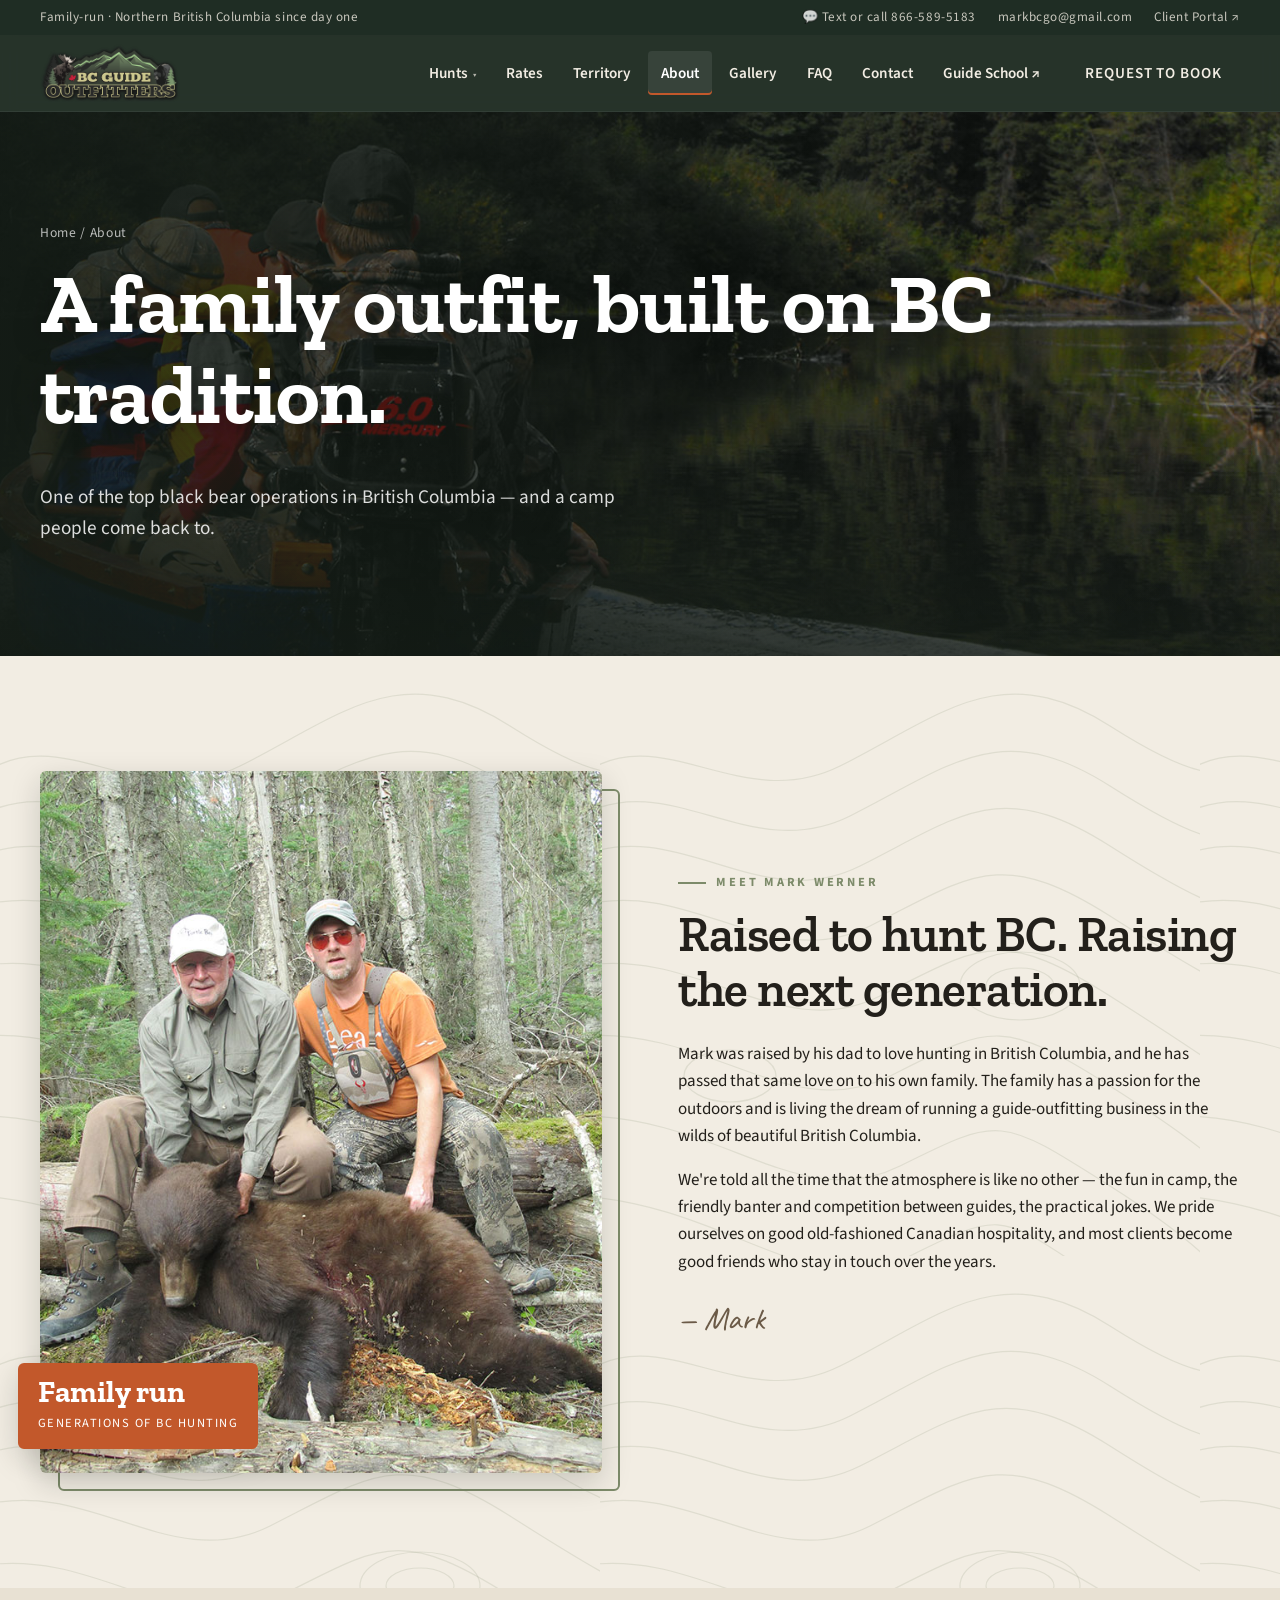
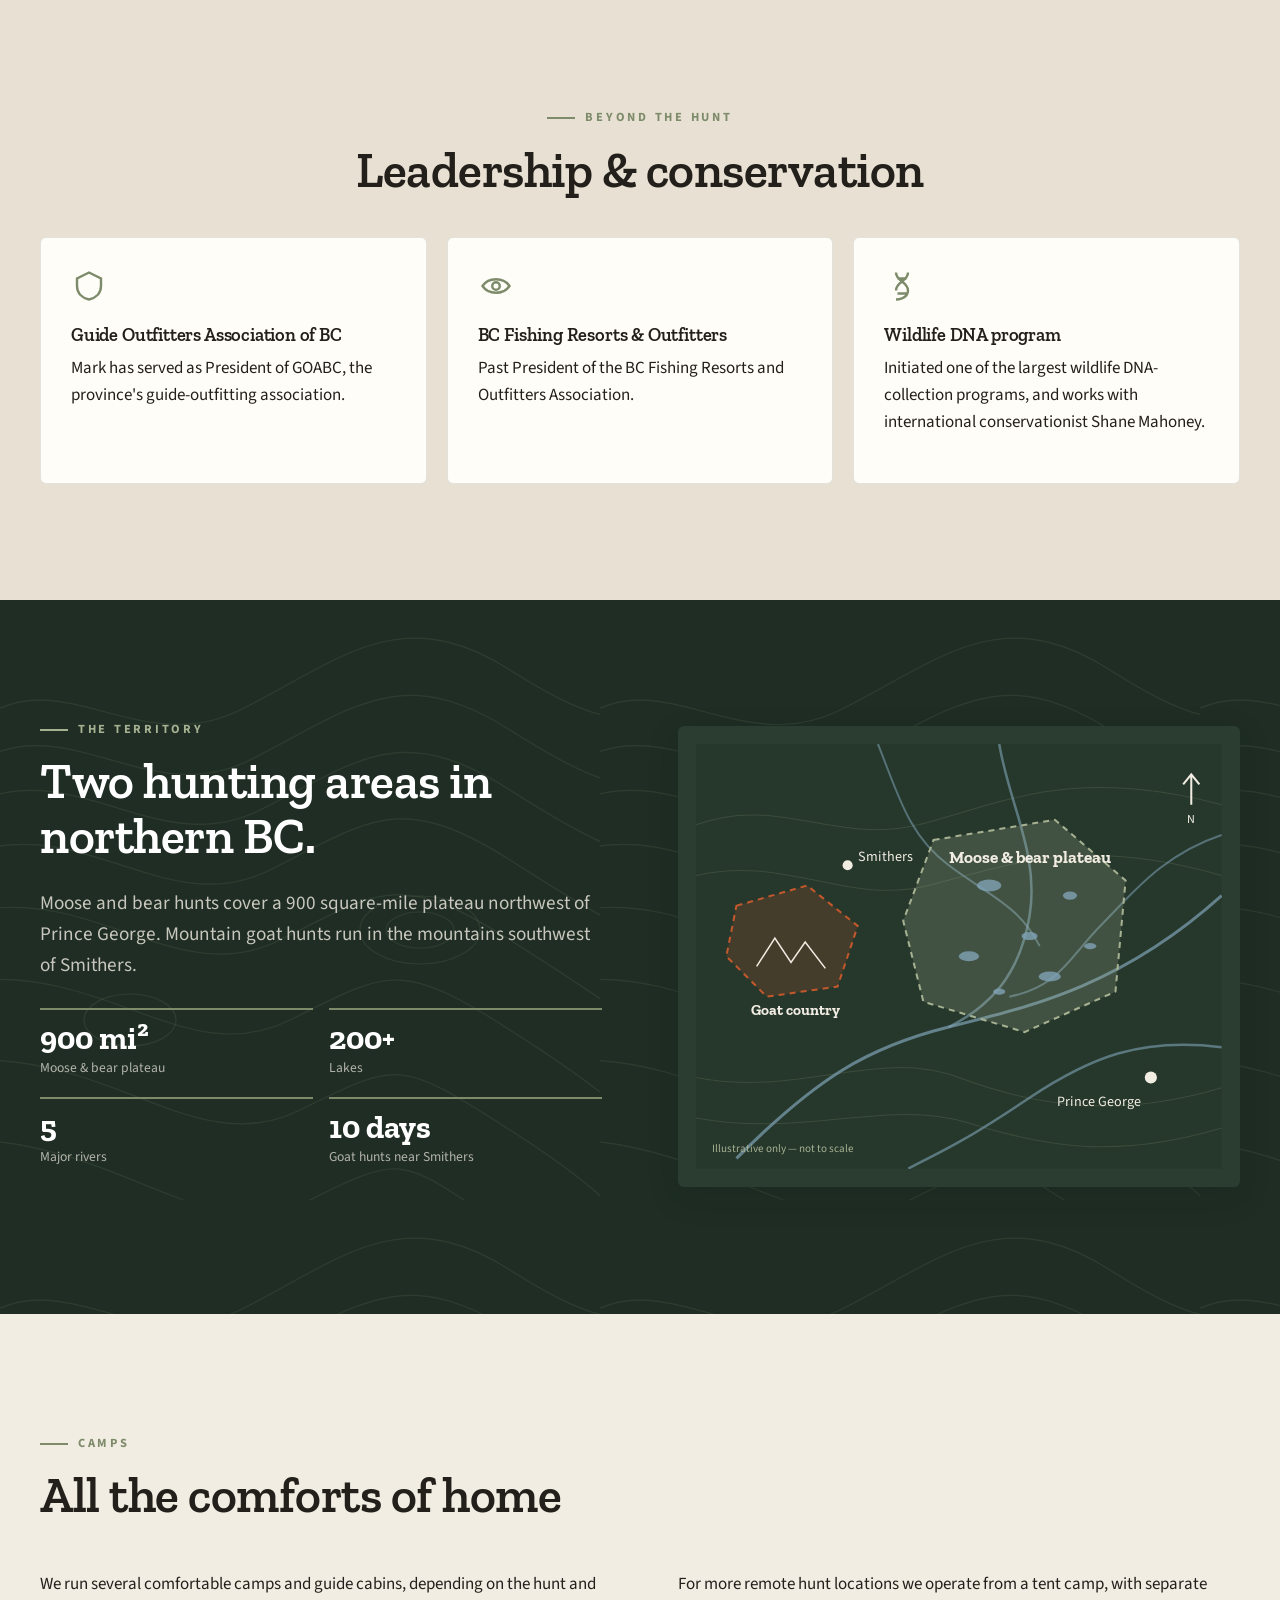
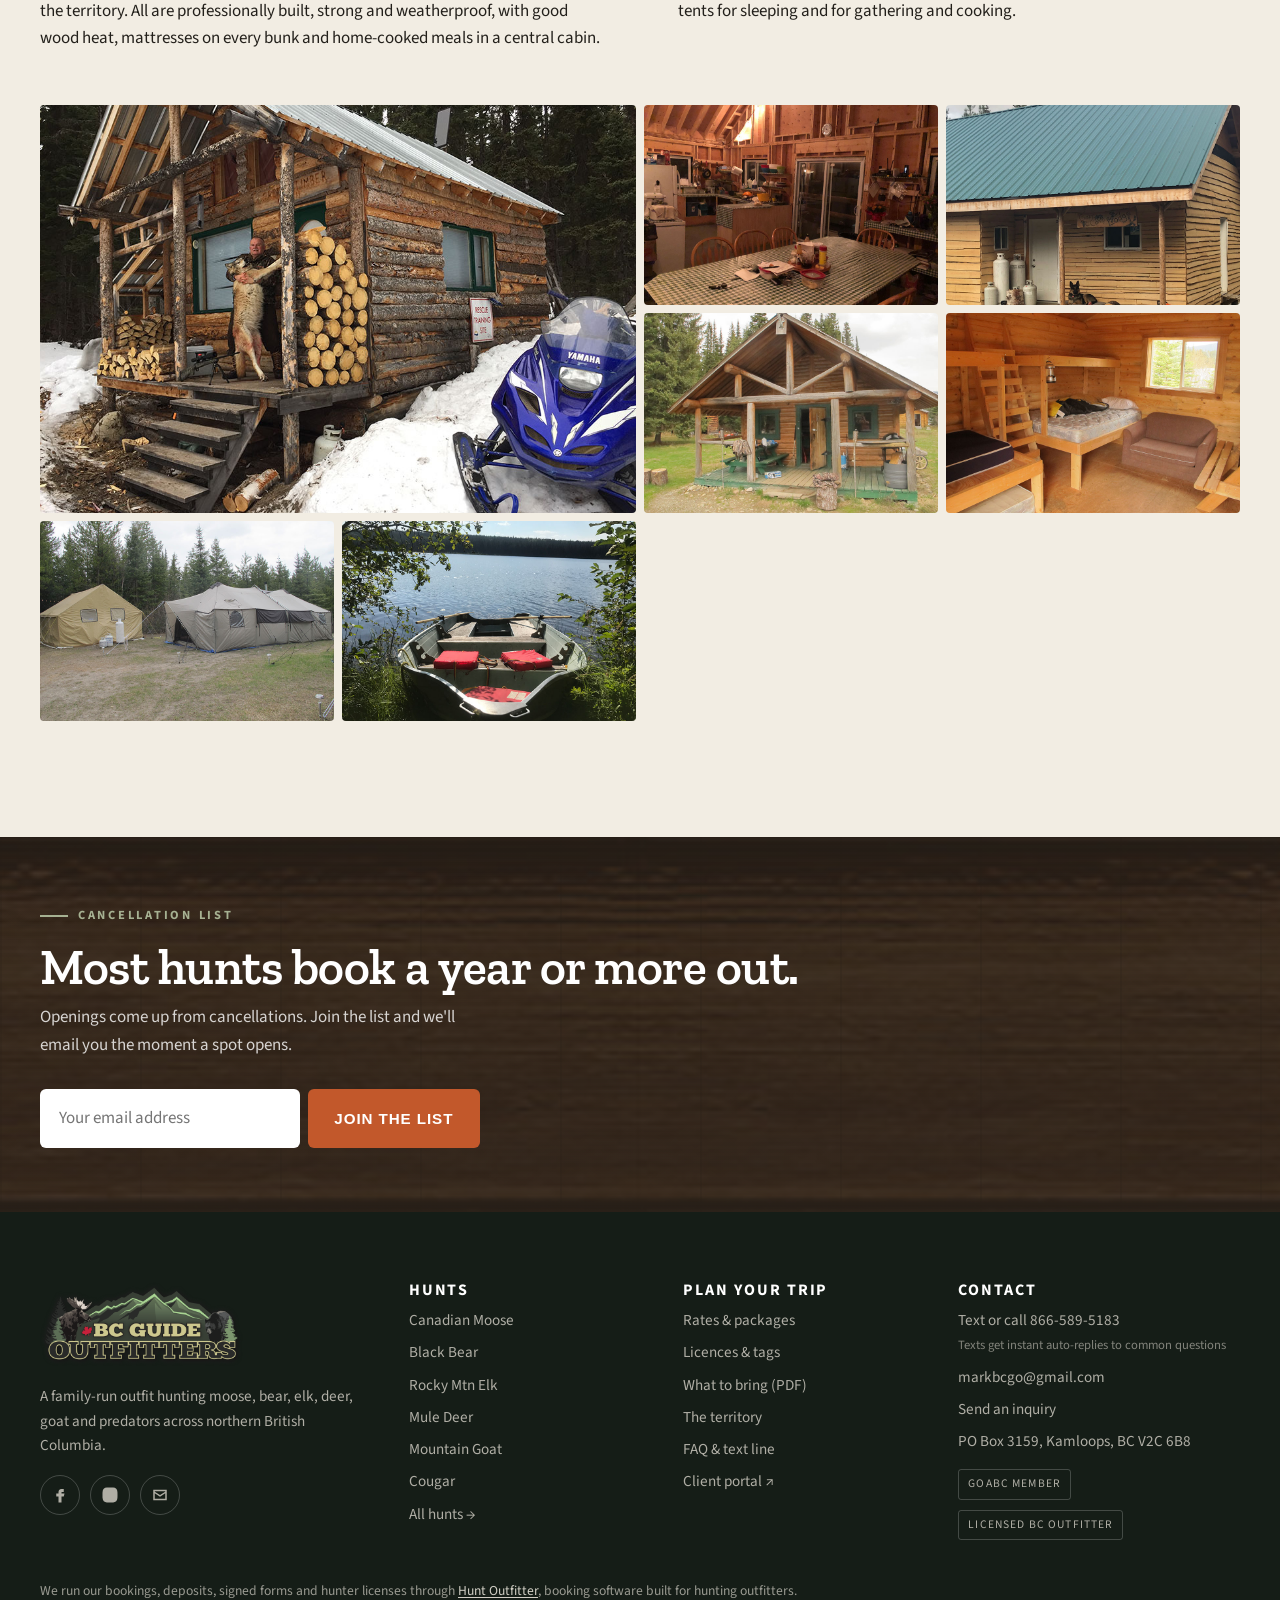
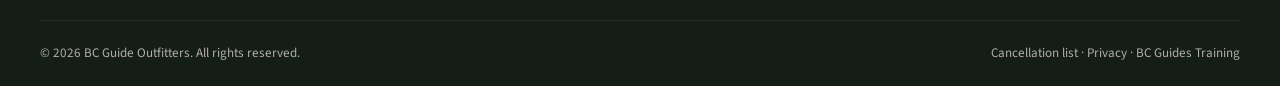
<file: about.html>
<!doctype html>
<html lang="en">
<head>
<meta charset="utf-8">
<link rel="canonical" href="https://www.bcguideoutfitters.com/about.html">
<link rel="icon" type="image/png" href="assets/img/favicon.png">
<link rel="apple-touch-icon" href="assets/img/favicon.png">
<meta name="viewport" content="width=device-width, initial-scale=1">
<title>About &amp; Territory — BC Guide Outfitters</title>
<link rel="preconnect" href="https://fonts.googleapis.com"><link rel="preconnect" href="https://fonts.gstatic.com" crossorigin>
<link href="https://fonts.googleapis.com/css2?family=Caveat:wght@500&family=Source+Sans+3:wght@400;600;700&family=Zilla+Slab:wght@400;600;700&display=swap" rel="stylesheet">
<link rel="stylesheet" href="assets/styles.css?v=24">
<script src="assets/site.js?v=25" defer></script>
</head>
<body data-page="about">
<div id="site-header"></div>

<main>
  <section class="hero hero-sub">
    <div class="hero-bg" style="background-image:url('assets/wp/2018/09/aboutbanner.jpg')"></div>
    <div class="wrap">
      <div>
        <div class="crumbs"><a href="index.html">Home</a> / About</div>
        <h1>A family outfit, built on BC tradition.</h1>
        <p class="lead">One of the top black bear operations in British Columbia — and a camp people come back to.</p>
      </div>
    </div>
  </section>

  <section class="section topo">
    <div class="wrap split">
      <div class="framed">
        <img src="assets/wp/2018/09/about1.jpg" alt="Mark Werner with family and a black bear">
        <div class="tag"><b>Family run</b><span>Generations of BC hunting</span></div>
      </div>
      <div>
        <span class="eyebrow">Meet Mark Werner</span>
        <h2>Raised to hunt BC. Raising the next generation.</h2>
        <p>Mark was raised by his dad to love hunting in British Columbia, and he has passed that same love on to his own family. The family has a passion for the outdoors and is living the dream of running a guide-outfitting business in the wilds of beautiful British Columbia.</p>
        <p>We're told all the time that the atmosphere is like no other — the fun in camp, the friendly banter and competition between guides, the practical jokes. We pride ourselves on good old-fashioned Canadian hospitality, and most clients become good friends who stay in touch over the years.</p>
        <p class="signature">— Mark</p>
      </div>
    </div>
  </section>

  <section class="section paper-2">
    <div class="wrap">
      <div class="center" style="margin-bottom:40px"><span class="eyebrow">Beyond the hunt</span><h2>Leadership &amp; conservation</h2></div>
      <div class="cred">
        <div class="panel"><svg viewBox="0 0 24 24"><path d="M12 3l8 4v5c0 5-3.5 8-8 9-4.5-1-8-4-8-9V7z"/></svg><h3>Guide Outfitters Association of BC</h3><p>Mark has served as President of GOABC, the province's guide-outfitting association.</p></div>
        <div class="panel"><svg viewBox="0 0 24 24"><path d="M3 12c4-6 14-6 18 0-4 6-14 6-18 0z"/><circle cx="12" cy="12" r="2.5"/></svg><h3>BC Fishing Resorts &amp; Outfitters</h3><p>Past President of the BC Fishing Resorts and Outfitters Association.</p></div>
        <div class="panel"><svg viewBox="0 0 24 24"><path d="M8 3c0 6 8 6 8 12s-8 6-8 6M16 3c0 6-8 6-8 12M9 7h6M9 17h6"/></svg><h3>Wildlife DNA program</h3><p>Initiated one of the largest wildlife DNA-collection programs, and works with international conservationist Shane Mahoney.</p></div>
      </div>
    </div>
  </section>

  <section class="section on-dark topo" id="territory">
    <div class="wrap split">
      <div>
        <span class="eyebrow">The territory</span>
        <h2>Two hunting areas in northern BC.</h2>
        <p class="lead">Moose and bear hunts cover a 900 square-mile plateau northwest of Prince George. Mountain goat hunts run in the mountains southwest of Smithers.</p>
        <div class="facts">
          <div class="fact"><b>900 mi²</b><span>Moose &amp; bear plateau</span></div>
          <div class="fact"><b>200+</b><span>Lakes</span></div>
          <div class="fact"><b>5</b><span>Major rivers</span></div>
          <div class="fact"><b>10 days</b><span>Goat hunts near Smithers</span></div>
        </div>
      </div>
      <div class="map-card">
        <svg viewBox="0 0 520 420" role="img" aria-label="Illustrative map of the hunting areas relative to Prince George and Smithers">
          <rect width="520" height="420" fill="#26372c"/>
          <g fill="none" stroke="#7d8b6a" stroke-opacity=".25">
            <path d="M0 80c80-30 140 20 220 0s150-60 300-20"/><path d="M0 130c90-20 150 30 230 10s150-50 290-10"/><path d="M0 330c100 20 180-30 260 0s160 40 260 10"/><path d="M0 370c110 20 190-20 270 5s150 35 250 5"/>
          </g>
          <!-- rivers -->
          <path d="M40 410C120 330 170 300 250 280s170-40 270-130" fill="none" stroke="#7fa3b5" stroke-width="3" stroke-opacity=".7"/>
          <path d="M520 300c-80-10-130 10-190 50s-80 50-120 70" fill="none" stroke="#7fa3b5" stroke-width="2.5" stroke-opacity=".6"/>
          <path d="M300 0c10 60 40 110 30 170s-40 90-80 110" fill="none" stroke="#7fa3b5" stroke-width="2.5" stroke-opacity=".6"/>
          <path d="M180 0c20 50 30 90 70 120s70 40 90 80" fill="none" stroke="#7fa3b5" stroke-width="2" stroke-opacity=".55"/>
          <path d="M520 90c-60 20-90 60-120 90s-40 60-90 70" fill="none" stroke="#7fa3b5" stroke-width="2" stroke-opacity=".55"/>
          <!-- plateau territory -->
          <path d="M235 95l120-20 70 60-10 110-90 40-100-30-20-80z" fill="#a6b192" fill-opacity=".22" stroke="#a6b192" stroke-width="2" stroke-dasharray="6 5"/>
          <g fill="#7fa3b5" fill-opacity=".8"><ellipse cx="290" cy="140" rx="12" ry="6"/><ellipse cx="330" cy="190" rx="8" ry="4"/><ellipse cx="270" cy="210" rx="10" ry="5"/><ellipse cx="370" cy="150" rx="7" ry="4"/><ellipse cx="350" cy="230" rx="11" ry="5"/><ellipse cx="300" cy="245" rx="6" ry="3"/><ellipse cx="390" cy="200" rx="6" ry="3"/></g>
          <text x="330" y="118" fill="#f2ede3" font-family="Zilla Slab" font-weight="700" font-size="17" text-anchor="middle">Moose &amp; bear plateau</text>
          <!-- goat area -->
          <path d="M40 160l70-20 50 40-20 60-70 10-40-40z" fill="#c2582b" fill-opacity=".2" stroke="#c2582b" stroke-width="2" stroke-dasharray="6 5"/>
          <path d="M60 220l18-28 16 24 14-20 20 26" fill="none" stroke="#f2ede3" stroke-width="1.5"/>
          <text x="98" y="268" fill="#f2ede3" font-family="Zilla Slab" font-weight="700" font-size="15" text-anchor="middle">Goat country</text>
          <!-- towns -->
          <circle cx="150" cy="120" r="5" fill="#f2ede3"/><text x="160" y="116" fill="#f2ede3" font-family="Source Sans 3" font-size="14">Smithers</text>
          <circle cx="450" cy="330" r="6" fill="#f2ede3"/><text x="440" y="358" fill="#f2ede3" font-family="Source Sans 3" font-size="14" text-anchor="end">Prince George</text>
          <path d="M490 30v30M482 40l8-10 8 10" stroke="#f2ede3" stroke-width="2" fill="none"/><text x="490" y="78" fill="#f2ede3" font-size="12" text-anchor="middle" font-family="Source Sans 3">N</text>
          <text x="16" y="404" fill="#a6b192" font-size="11" font-family="Source Sans 3">Illustrative only — not to scale</text>
        </svg>
      </div>
    </div>
  </section>

  <section class="section">
    <div class="wrap">
      <div class="section-head"><div><span class="eyebrow">Camps</span><h2 style="margin:0">All the comforts of home</h2></div></div>
      <div class="split" style="align-items:start;margin-bottom:36px">
        <p>We run several comfortable camps and guide cabins, depending on the hunt and the territory. All are professionally built, strong and weatherproof, with good wood heat, mattresses on every bunk and home-cooked meals in a central cabin.</p>
        <p>For more remote hunt locations we operate from a tent camp, with separate tents for sleeping and for gathering and cooking.</p>
      </div>
      <div class="camp-grid">
        <img data-lightbox src="assets/wp/2018/10/accom5.jpg" alt="Log cabin in snow">
        <img data-lightbox src="assets/wp/2018/10/accom1.jpg" alt="Cook cabin interior">
        <img data-lightbox src="assets/wp/2018/10/accom3.jpg" alt="Guide cabin">
        <img data-lightbox src="assets/wp/2018/09/about-accom1.jpg" alt="Log lodge">
        <img data-lightbox src="assets/wp/2018/09/about-accom2.jpg" alt="Bunk room">
        <img data-lightbox src="assets/wp/2018/10/accom7.jpg" alt="Tent camp">
        <img data-lightbox src="assets/wp/2018/10/accom4.jpg" alt="Boat on a lake">
      </div>
    </div>
  </section>
</main>

<div id="site-footer"></div>
</body>
</html>
</file>
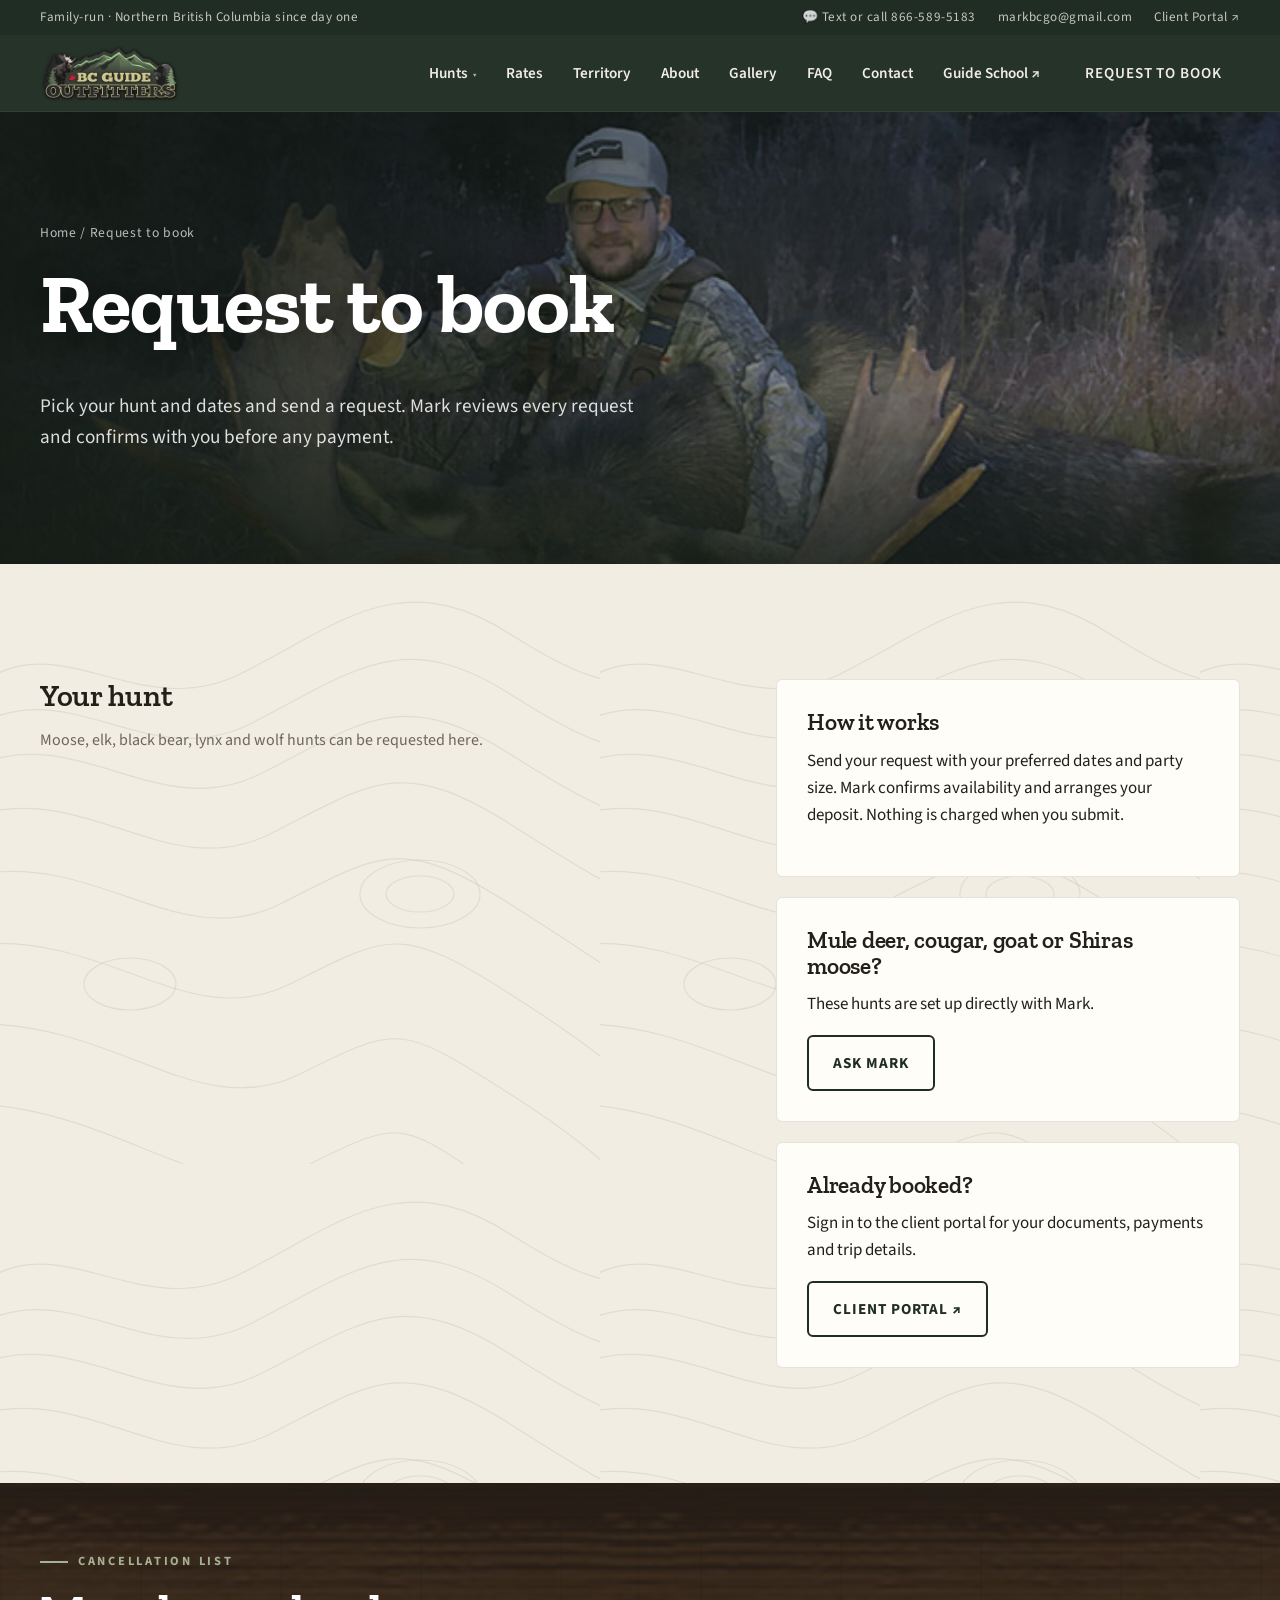
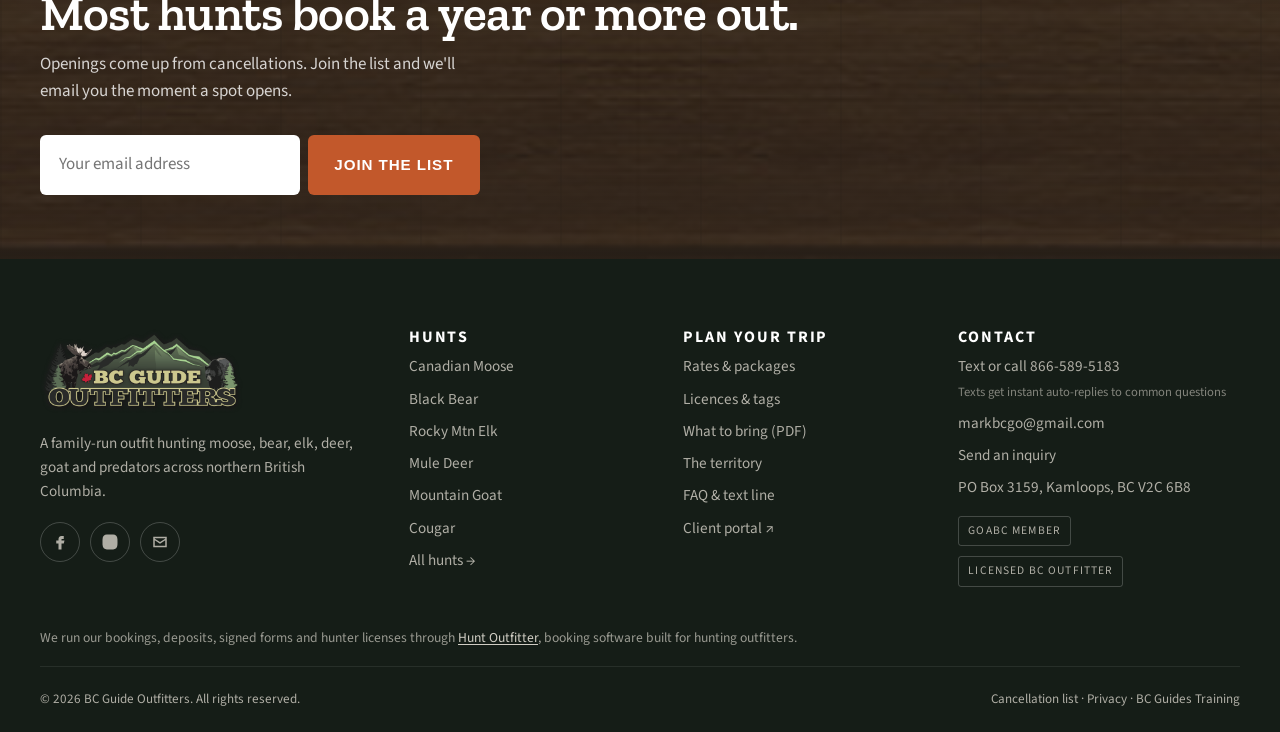
<file: book.html>
<!doctype html>
<html lang="en">
<head>
<meta charset="utf-8">
<link rel="canonical" href="https://www.bcguideoutfitters.com/book.html">
<link rel="icon" type="image/png" href="assets/img/favicon.png">
<link rel="apple-touch-icon" href="assets/img/favicon.png">
<meta name="viewport" content="width=device-width, initial-scale=1">
<title>Request to Book — BC Guide Outfitters</title>
<link rel="preconnect" href="https://fonts.googleapis.com"><link rel="preconnect" href="https://fonts.gstatic.com" crossorigin>
<link href="https://fonts.googleapis.com/css2?family=Caveat:wght@500&family=Source+Sans+3:wght@400;600;700&family=Zilla+Slab:wght@400;600;700&display=swap" rel="stylesheet">
<link rel="stylesheet" href="assets/styles.css?v=24">
<script src="assets/site.js?v=25" defer></script>
</head>
<body data-page="book">
<div id="site-header"></div>

<main>
  <section class="hero hero-sub" style="min-height:42vh">
    <div class="hero-bg" style="background-image:url('assets/wp/2022/12/2022-moose-2.jpg');background-position:center 40%"></div>
    <div class="wrap">
      <div>
        <div class="crumbs"><a href="index.html">Home</a> / Request to book</div>
        <h1>Request to book</h1>
        <p class="lead">Pick your hunt and dates and send a request. Mark reviews every request and confirms with you before any payment.</p>
      </div>
    </div>
  </section>

  <section class="section topo">
    <div class="wrap contact-grid">
      <div class="form form-embed">
        <h2 style="font-size:1.9rem">Your hunt</h2>
        <p class="lead" style="font-size:1rem">Moose, elk, black bear, lynx and wolf hunts can be requested here.</p>
        <!-- Hunt Outfitter booking widget (data-widget="book"): renders bcgo.huntoutfitter.app/embed/book
             in an auto-resizing iframe, with the SMS consent checkboxes. data-source tags each booking "Website".
             Live form: a submitted request creates a real inquiry booking in BCGO's account. -->
        <div id="huntoutfitter-widget" data-slug="bcgo" data-widget="book" data-source="Website"></div>
        <div class="file-only panel" hidden>
          <h3>The live booking form appears here</h3>
          <p>Browsers block the embedded form when this page is opened straight from a file. To see it in place, close this tab and double-click <strong>View mockup.command</strong> in the mock-up folder. Or <a href="https://bcgo.huntoutfitter.app/book" target="_blank" rel="noopener">open the booking form in a new tab</a>.</p>
        </div>
        <script>
          // file:// pages can't frame the widget (HO's frame-ancestors * matches only http/https),
          // so show a note instead of a broken box. Not needed on the real site.
          if (location.protocol === "file:") {
            document.getElementById("huntoutfitter-widget").remove();
            document.querySelector(".file-only").hidden = false;
          }
        </script>
        <script src="https://www.huntoutfitter.app/embed.js"></script>
      </div>
      <aside>
        <div class="panel">
          <h3>How it works</h3>
          <p>Send your request with your preferred dates and party size. Mark confirms availability and arranges your deposit. Nothing is charged when you submit.</p>
        </div>
        <div class="panel" style="margin-top:20px">
          <h3>Mule deer, cougar, goat or Shiras moose?</h3>
          <p>These hunts are set up directly with Mark.</p>
          <a class="btn btn-outline" href="contact.html">Ask Mark</a>
        </div>
        <div class="panel" style="margin-top:20px">
          <h3>Already booked?</h3>
          <p>Sign in to the client portal for your documents, payments and trip details.</p>
          <a class="btn btn-outline" href="https://bcgo.huntoutfitter.app/login" target="_blank" rel="noopener">Client portal ↗</a>
        </div>
      </aside>
    </div>
  </section>
</main>

<div id="site-footer"></div>
</body>
</html>
</file>
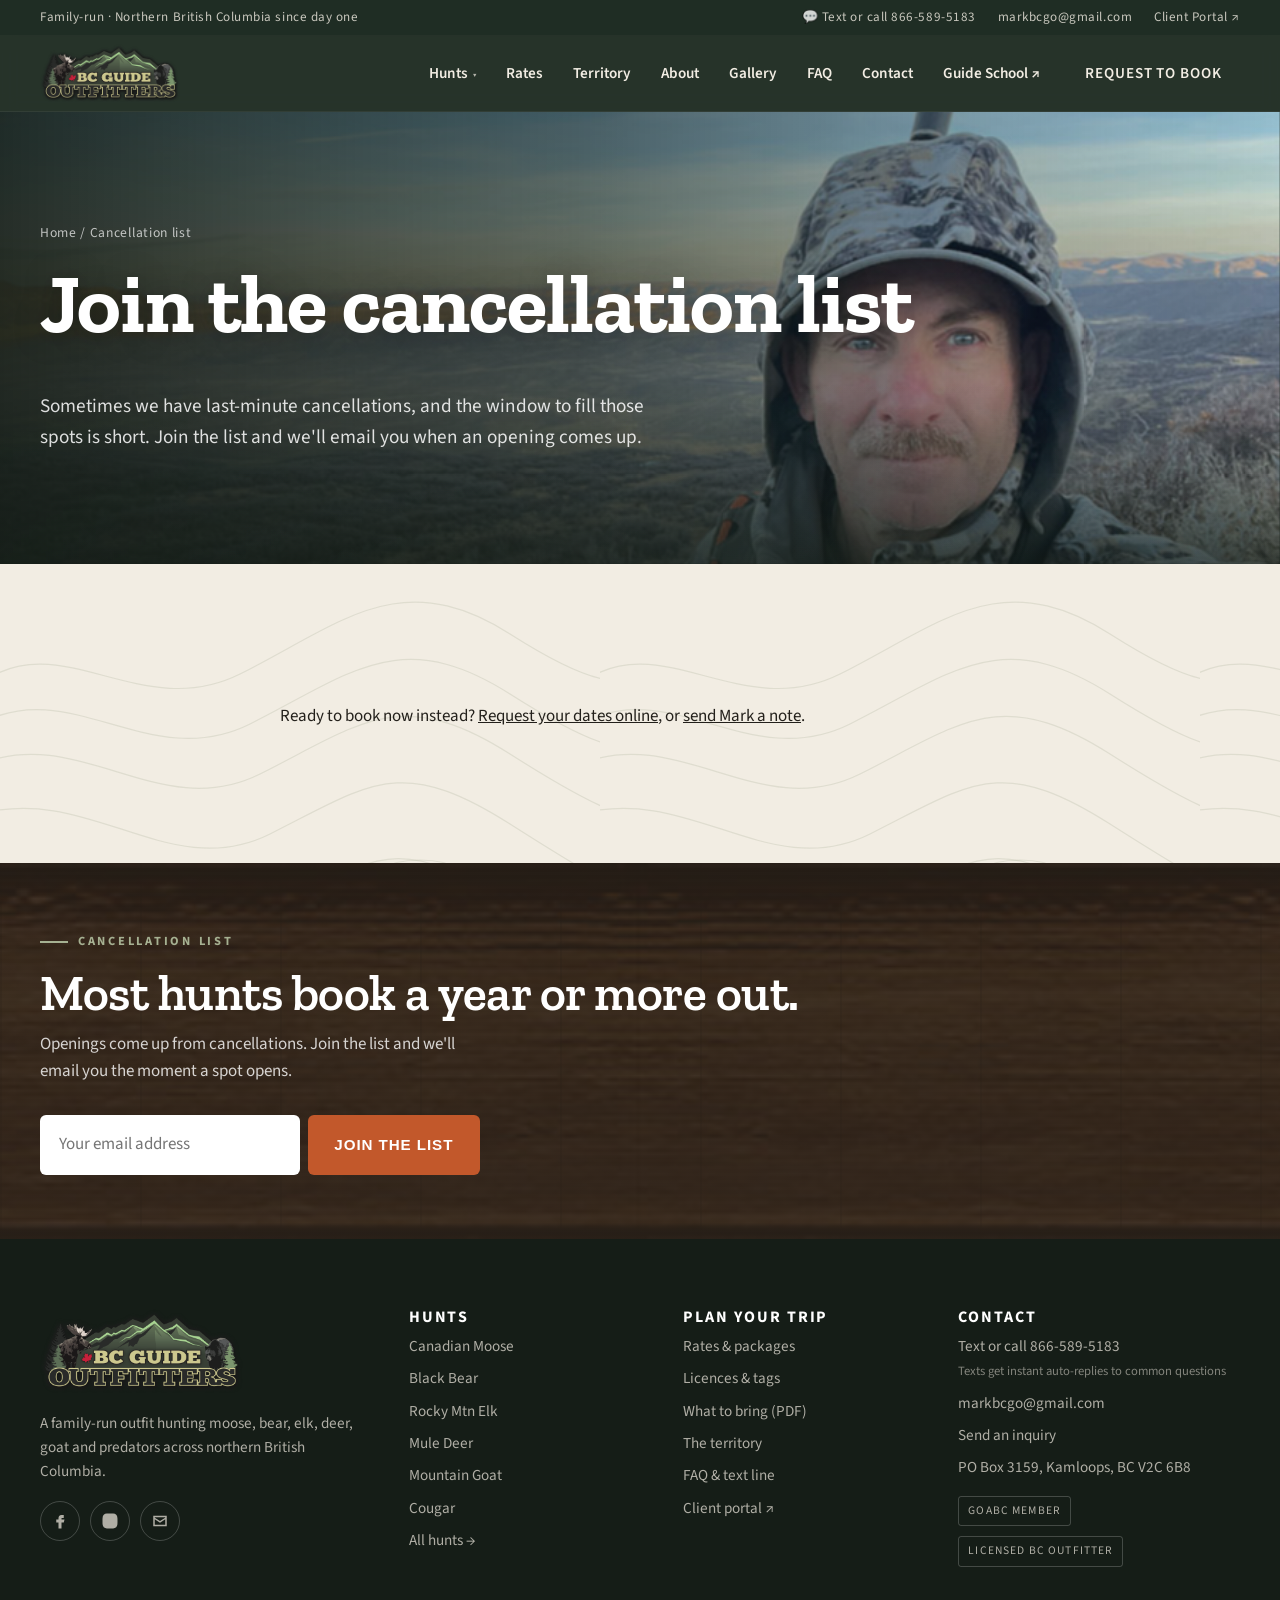
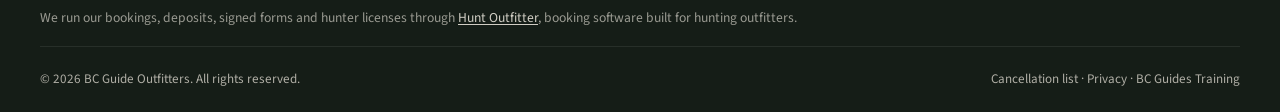
<file: cancellation.html>
<!doctype html>
<html lang="en">
<head>
<meta charset="utf-8">
<link rel="canonical" href="https://www.bcguideoutfitters.com/cancellation.html">
<link rel="icon" type="image/png" href="assets/img/favicon.png">
<link rel="apple-touch-icon" href="assets/img/favicon.png">
<meta name="viewport" content="width=device-width, initial-scale=1">
<title>Cancellation List — BC Guide Outfitters</title>
<link rel="preconnect" href="https://fonts.googleapis.com"><link rel="preconnect" href="https://fonts.gstatic.com" crossorigin>
<link href="https://fonts.googleapis.com/css2?family=Caveat:wght@500&family=Source+Sans+3:wght@400;600;700&family=Zilla+Slab:wght@400;600;700&display=swap" rel="stylesheet">
<link rel="stylesheet" href="assets/styles.css?v=24">
<script src="assets/site.js?v=25" defer></script>
</head>
<body data-page="cancellation">
<div id="site-header"></div>

<main>
  <section class="hero hero-sub" style="min-height:42vh">
    <div class="hero-bg" style="background-image:url('assets/wp/2024/07/2024-scene2.jpg');background-position:center 40%"></div>
    <div class="wrap">
      <div>
        <div class="crumbs"><a href="index.html">Home</a> / Cancellation list</div>
        <h1>Join the cancellation list</h1>
        <p class="lead">Sometimes we have last-minute cancellations, and the window to fill those spots is short. Join the list and we'll email you when an opening comes up.</p>
      </div>
    </div>
  </section>
  <section class="section topo">
    <div class="wrap" style="max-width:720px">
      <!-- Hunt Outfitter cancellation-list widget (data-widget="list"). Renders
           bcgo.huntoutfitter.app/embed/list: email + name, an unchecked consent box
           and a captcha. A signup joins BCGO's cancellation list in HO. One widget
           per page (shared element id). -->
      <div id="huntoutfitter-widget" data-slug="bcgo" data-widget="list" data-source="Website"></div>
      <div class="file-only panel" hidden>
        <h3>The live signup form appears here</h3>
        <p>Browsers block the embedded form when this page is opened straight from a file. <a href="https://bcgo.huntoutfitter.app/embed/list" target="_blank" rel="noopener">Open the signup form in a new tab</a>.</p>
      </div>
      <script>
        if (location.protocol === "file:") {
          document.getElementById("huntoutfitter-widget").remove();
          document.querySelector(".file-only").hidden = false;
        }
      </script>
      <script src="https://www.huntoutfitter.app/embed.js"></script>
      <p style="margin-top:24px">Ready to book now instead? <a data-book href="book.html">Request your dates online</a>, or <a href="contact.html">send Mark a note</a>.</p>
    </div>
  </section>
</main>

<div id="site-footer"></div>
</body>
</html>
</file>
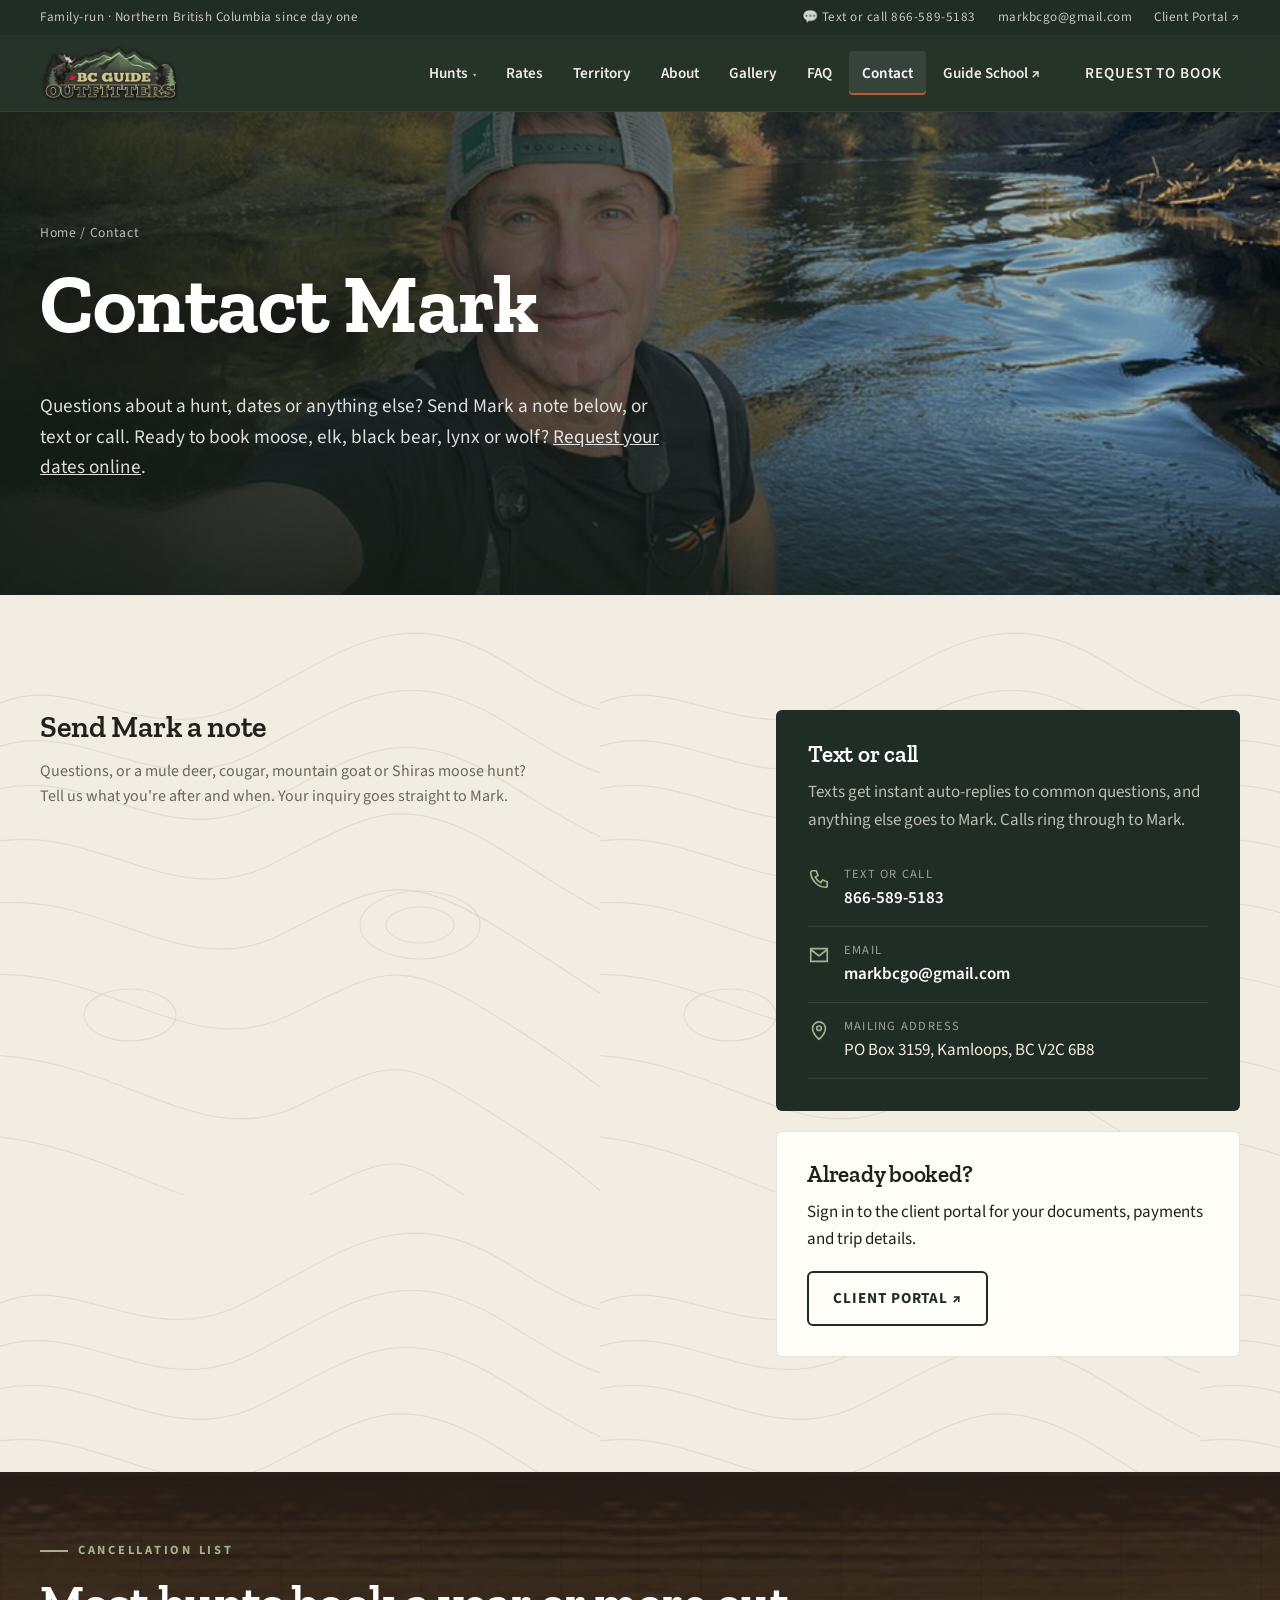
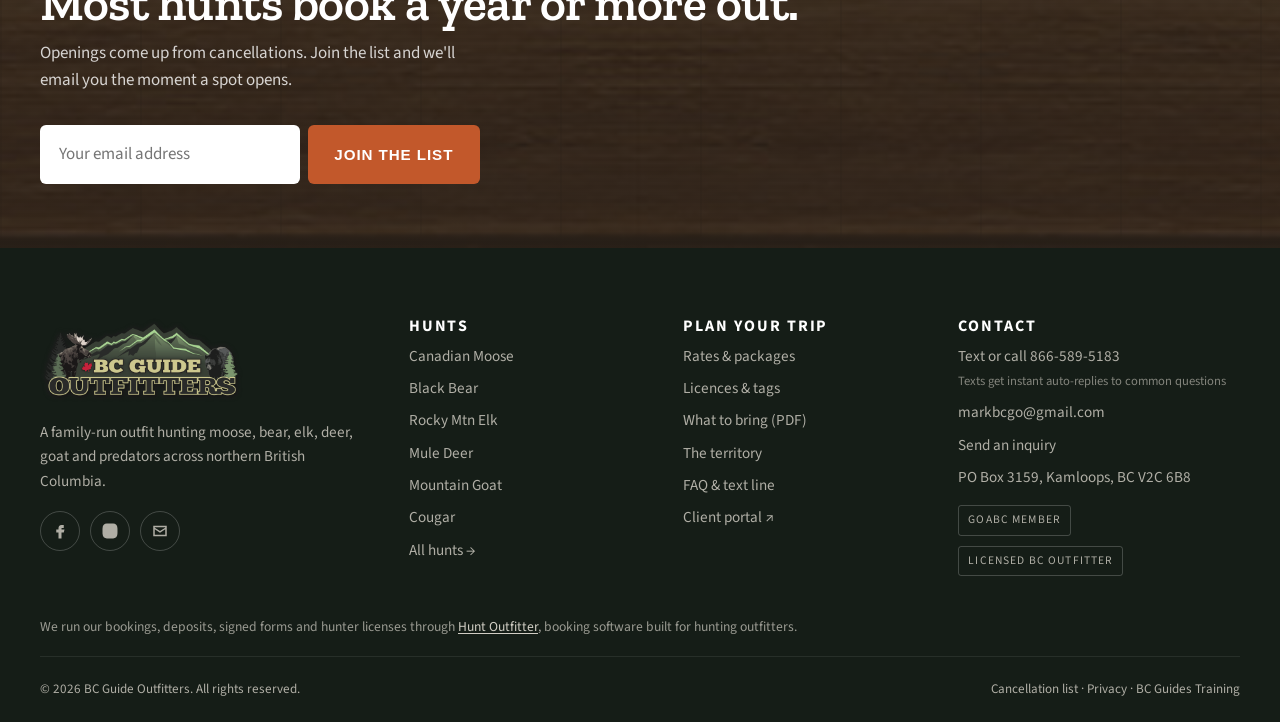
<file: contact.html>
<!doctype html>
<html lang="en">
<head>
<meta charset="utf-8">
<link rel="canonical" href="https://www.bcguideoutfitters.com/contact.html">
<link rel="icon" type="image/png" href="assets/img/favicon.png">
<link rel="apple-touch-icon" href="assets/img/favicon.png">
<meta name="viewport" content="width=device-width, initial-scale=1">
<title>Contact — BC Guide Outfitters</title>
<link rel="preconnect" href="https://fonts.googleapis.com"><link rel="preconnect" href="https://fonts.gstatic.com" crossorigin>
<link href="https://fonts.googleapis.com/css2?family=Caveat:wght@500&family=Source+Sans+3:wght@400;600;700&family=Zilla+Slab:wght@400;600;700&display=swap" rel="stylesheet">
<link rel="stylesheet" href="assets/styles.css?v=24">
<script src="assets/site.js?v=25" defer></script>
</head>
<body data-page="contact">
<div id="site-header"></div>

<main>
  <section class="hero hero-sub" style="min-height:42vh">
    <div class="hero-bg" style="background-image:url('assets/wp/2024/07/2024-scene5.jpg');background-position:center 55%"></div>
    <div class="wrap">
      <div>
        <div class="crumbs"><a href="index.html">Home</a> / Contact</div>
        <h1>Contact Mark</h1>
        <p class="lead">Questions about a hunt, dates or anything else? Send Mark a note below, or text or call. Ready to book moose, elk, black bear, lynx or wolf? <a data-book href="book.html">Request your dates online</a>.</p>
      </div>
    </div>
  </section>

  <section class="section topo">
    <div class="wrap contact-grid">
      <div class="form form-embed">
        <h2 style="font-size:1.9rem">Send Mark a note</h2>
        <p class="lead" style="font-size:1rem">Questions, or a mule deer, cougar, mountain goat or Shiras moose hunt? Tell us what you're after and when. Your inquiry goes straight to Mark.</p>
        <!-- Hunt Outfitter lead-capture widget: the same snippet bmohunts.com uses.
             Renders bcgo.huntoutfitter.app/embed/capture in an auto-resizing iframe and
             includes the SMS consent checkboxes. data-source tags each lead "Website" in HO. -->
        <div id="huntoutfitter-widget" data-slug="bcgo" data-source="Website"></div>
        <div class="file-only panel" hidden>
          <h3>The live form appears here</h3>
          <p>Browsers block the embedded form when this page is opened straight from a file. To see it in place, close this tab and double-click <strong>View mockup.command</strong> in the mock-up folder. Or <a href="https://bcgo.huntoutfitter.app/" target="_blank" rel="noopener">open the form in a new tab</a>.</p>
        </div>
        <script>
          // file:// pages can't frame the widget (HO's frame-ancestors * matches only http/https),
          // so skip it rather than show a broken "refused to connect" box. Not needed on the real site.
          if (location.protocol === "file:") {
            document.getElementById("huntoutfitter-widget").remove();
            document.querySelector(".file-only").hidden = false;
          }
        </script>
        <script src="https://www.huntoutfitter.app/embed.js"></script>
      </div>
      <aside>
        <div class="contact-card">
          <h3>Text or call</h3>
          <p style="color:rgba(242,237,227,.75)">Texts get instant auto-replies to common questions, and anything else goes to Mark. Calls ring through to Mark.</p>
          <div class="ci"><svg viewBox="0 0 24 24"><path d="M5 3h4l2 5-3 2a12 12 0 006 6l2-3 5 2v4a2 2 0 01-2 2A17 17 0 013 5a2 2 0 012-2z"/></svg><div><small>Text or call</small><a href="sms:+18665895183?&body=Hi%2C%20I%20have%20a%20question%20about%20a%20hunt.">866-589-5183</a></div></div>
          <div class="ci"><svg viewBox="0 0 24 24"><path d="M3 5h18v14H3zM3 6l9 7 9-7"/></svg><div><small>Email</small><a href="mailto:markbcgo@gmail.com">markbcgo@gmail.com</a></div></div>
          <div class="ci"><svg viewBox="0 0 24 24"><path d="M12 21s-7-6-7-12a7 7 0 0114 0c0 6-7 12-7 12z"/><circle cx="12" cy="9" r="2.5"/></svg><div><small>Mailing address</small>PO Box 3159, Kamloops, BC V2C 6B8<br></div></div>
        </div>
        <div class="panel" style="margin-top:20px">
          <h3>Already booked?</h3>
          <p>Sign in to the client portal for your documents, payments and trip details.</p>
          <a class="btn btn-outline" href="https://bcgo.huntoutfitter.app/login" target="_blank" rel="noopener">Client portal ↗</a>
        </div>
      </aside>
    </div>
  </section>
</main>

<div id="site-footer"></div>
</body>
</html>
</file>
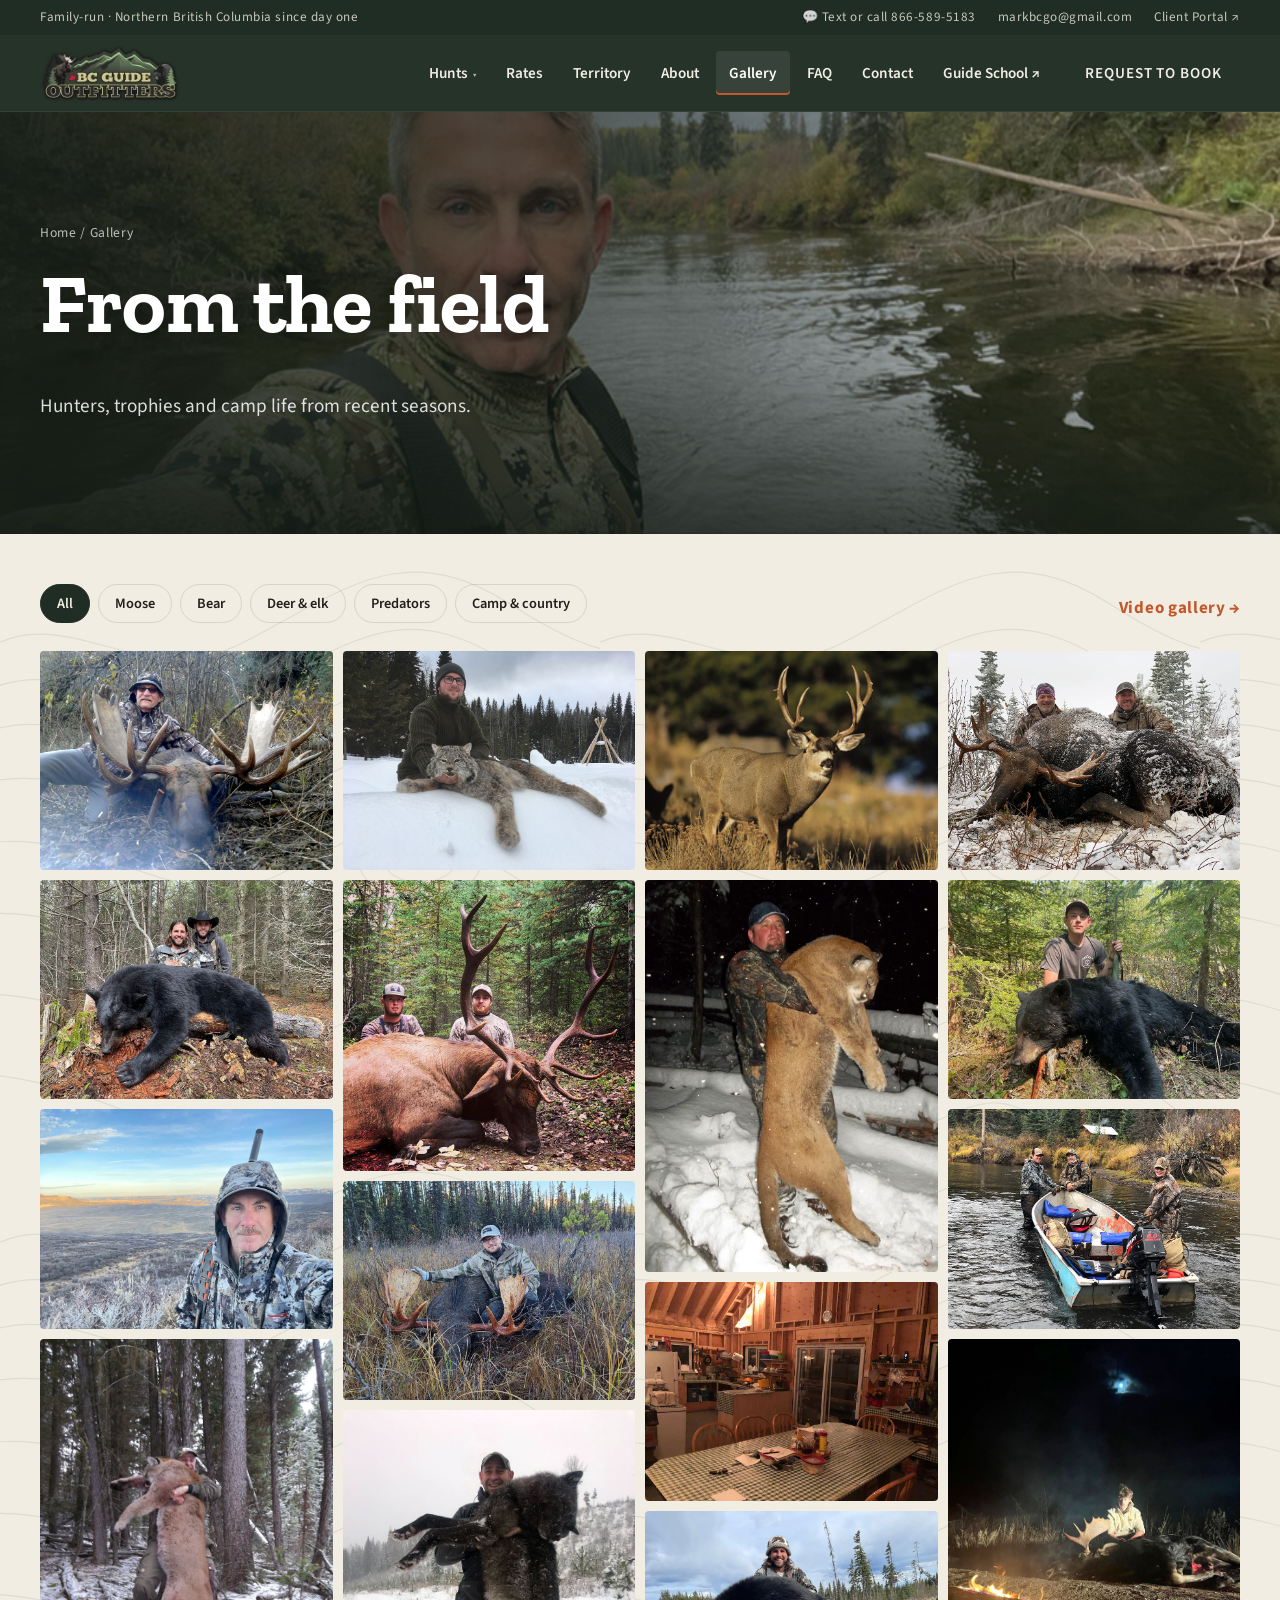
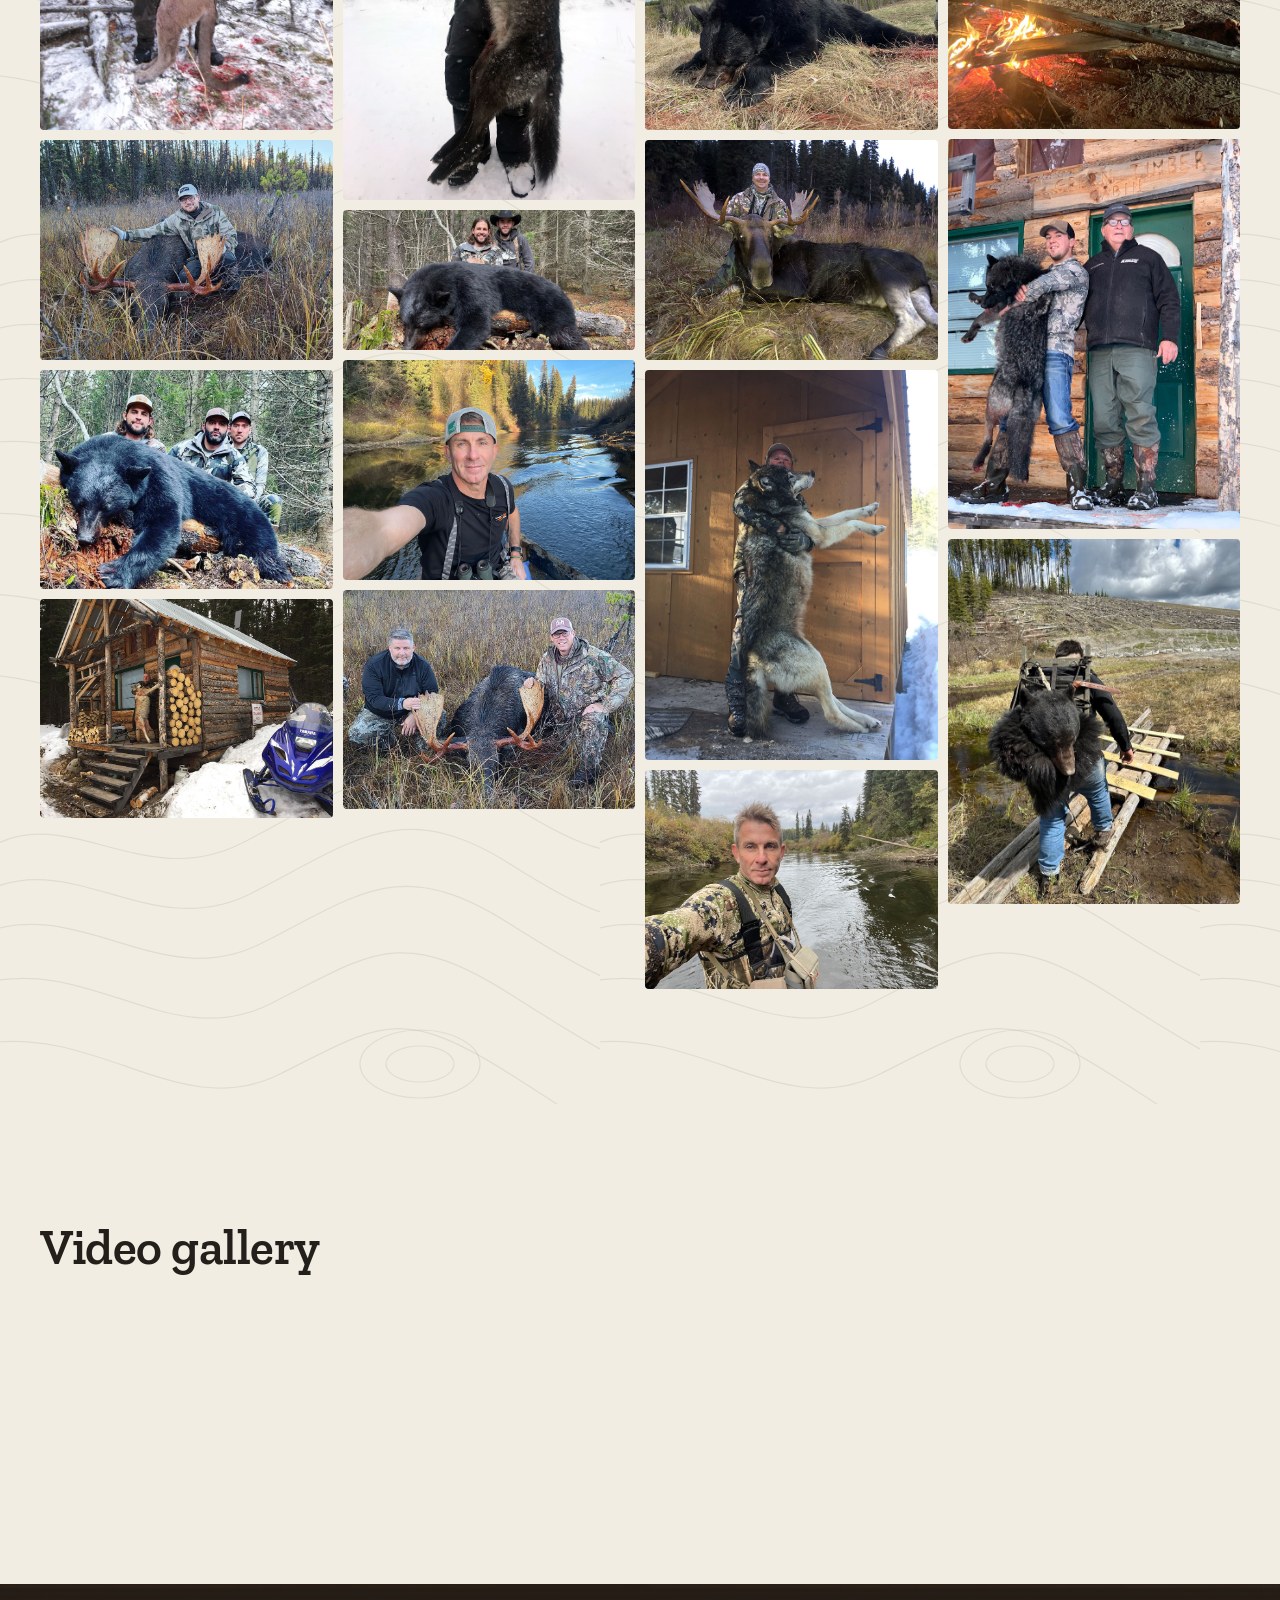
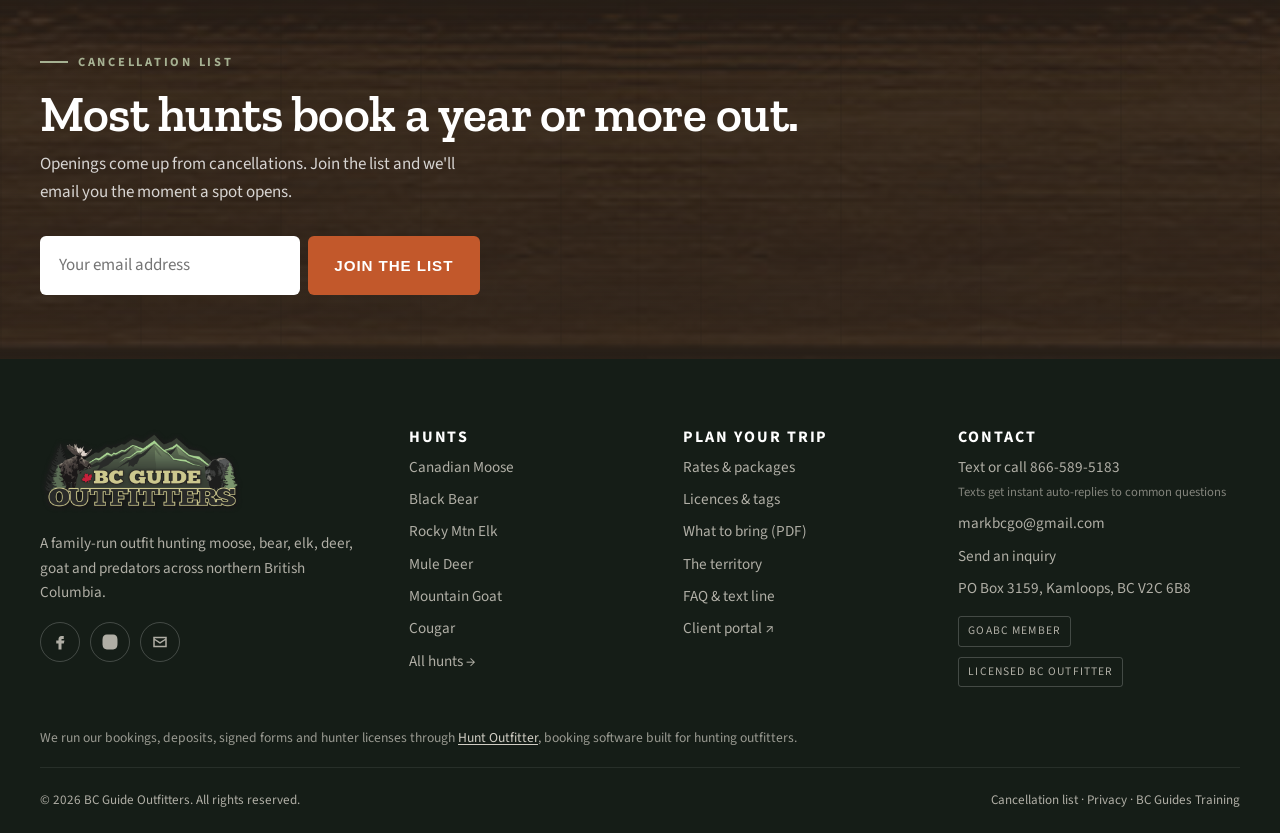
<file: gallery.html>
<!doctype html>
<html lang="en">
<head>
<meta charset="utf-8">
<link rel="canonical" href="https://www.bcguideoutfitters.com/gallery.html">
<link rel="icon" type="image/png" href="assets/img/favicon.png">
<link rel="apple-touch-icon" href="assets/img/favicon.png">
<meta name="viewport" content="width=device-width, initial-scale=1">
<title>Gallery — BC Guide Outfitters</title>
<link rel="preconnect" href="https://fonts.googleapis.com"><link rel="preconnect" href="https://fonts.gstatic.com" crossorigin>
<link href="https://fonts.googleapis.com/css2?family=Caveat:wght@500&family=Source+Sans+3:wght@400;600;700&family=Zilla+Slab:wght@400;600;700&display=swap" rel="stylesheet">
<link rel="stylesheet" href="assets/styles.css?v=24">
<script src="assets/site.js?v=25" defer></script>
</head>
<body data-page="gallery">
<div id="site-header"></div>

<main>
  <section class="hero hero-sub" style="min-height:42vh">
    <div class="hero-bg" style="background-image:url('assets/wp/2024/07/2024-scene4.jpg');background-position:center 45%"></div>
    <div class="wrap">
      <div>
        <div class="crumbs"><a href="index.html">Home</a> / Gallery</div>
        <h1>From the field</h1>
        <p class="lead">Hunters, trophies and camp life from recent seasons.</p>
      </div>
    </div>
  </section>

  <section class="section topo" style="padding-top:50px">
    <div class="wrap">
      <div class="section-head" style="margin-bottom:28px">
        <div class="filters" data-target=".masonry figure">
          <button class="chip is-active" data-filter="all">All</button>
          <button class="chip" data-filter="moose">Moose</button>
          <button class="chip" data-filter="bear">Bear</button>
          <button class="chip" data-filter="deer">Deer &amp; elk</button>
          <button class="chip" data-filter="predator">Predators</button>
          <button class="chip" data-filter="camp">Camp &amp; country</button>
        </div>
        <a class="link-arrow" href="#videos">Video gallery</a>
      </div>
      <div class="masonry">
        <figure data-tags="moose"><img data-lightbox loading="lazy" src="assets/wp/2024/07/2024-moose.jpg" alt="Moose · 2024"><figcaption>Moose · 2024</figcaption></figure>
        <figure data-tags="bear"><img data-lightbox loading="lazy" src="assets/wp/2024/07/2024-bear.jpg" alt="Black bear · 2024"><figcaption>Black bear · 2024</figcaption></figure>
        <figure data-tags="camp"><img data-lightbox loading="lazy" src="assets/wp/2024/07/2024-scene2.jpg" alt="Territory · 2024"><figcaption>Territory · 2024</figcaption></figure>
        <figure data-tags="predator"><img data-lightbox loading="lazy" src="assets/wp/2024/07/2024-cougar.jpg" alt="Cougar · 2024"><figcaption>Cougar · 2024</figcaption></figure>
        <figure data-tags="moose"><img data-lightbox loading="lazy" src="assets/wp/2022/12/2022-moose-3.jpg" alt="Moose · 2022"><figcaption>Moose · 2022</figcaption></figure>
        <figure data-tags="bear"><img data-lightbox loading="lazy" src="assets/wp/2024/07/2024-bear2.jpg" alt="Black bear · 2024"><figcaption>Black bear · 2024</figcaption></figure>
        <figure data-tags="camp"><img data-lightbox loading="lazy" src="assets/wp/2018/10/accom5.jpg" alt="Camp"><figcaption>Camp</figcaption></figure>
        <figure data-tags="predator"><img data-lightbox loading="lazy" src="assets/wp/2024/07/2024-lynx.jpg" alt="Lynx · 2024"><figcaption>Lynx · 2024</figcaption></figure>
        <figure data-tags="deer"><img data-lightbox loading="lazy" src="assets/wp/2020/01/2019-elk.jpg" alt="Elk · 2019"><figcaption>Elk · 2019</figcaption></figure>
        <figure data-tags="moose"><img data-lightbox loading="lazy" src="assets/wp/2024/07/2024-moose2.jpg" alt="Moose · 2024"><figcaption>Moose · 2024</figcaption></figure>
        <figure data-tags="predator"><img data-lightbox loading="lazy" src="assets/wp/2024/07/2024-wolf.jpg" alt="Wolf · 2024"><figcaption>Wolf · 2024</figcaption></figure>
        <figure data-tags="bear"><img data-lightbox loading="lazy" src="assets/wp/2024/07/2024-bear-banner.jpg" alt="Black bear · 2024"><figcaption>Black bear · 2024</figcaption></figure>
        <figure data-tags="camp"><img data-lightbox loading="lazy" src="assets/wp/2024/07/2024-scene5.jpg" alt="On the water · 2024"><figcaption>On the water · 2024</figcaption></figure>
        <figure data-tags="moose"><img data-lightbox loading="lazy" src="assets/wp/2022/12/2022-moose-6.jpg" alt="Moose · 2022"><figcaption>Moose · 2022</figcaption></figure>
        <figure data-tags="deer"><img data-lightbox loading="lazy" src="assets/wp/2018/10/muledeer2.jpg" alt="Mule deer"><figcaption>Mule deer</figcaption></figure>
        <figure data-tags="predator"><img data-lightbox loading="lazy" src="assets/wp/2024/07/2024-cougar2.jpg" alt="Cougar · 2024"><figcaption>Cougar · 2024</figcaption></figure>
        <figure data-tags="camp"><img data-lightbox loading="lazy" src="assets/wp/2018/10/accom1.jpg" alt="Cook cabin"><figcaption>Cook cabin</figcaption></figure>
        <figure data-tags="bear"><img data-lightbox loading="lazy" src="assets/wp/2024/07/2024-bear3.jpg" alt="Black bear · 2024"><figcaption>Black bear · 2024</figcaption></figure>
        <figure data-tags="moose"><img data-lightbox loading="lazy" src="assets/wp/2022/12/2022-moose-7.jpg" alt="Moose · 2022"><figcaption>Moose · 2022</figcaption></figure>
        <figure data-tags="predator"><img data-lightbox loading="lazy" src="assets/wp/2020/01/2019-wolf-2.jpg" alt="Wolf · 2019"><figcaption>Wolf · 2019</figcaption></figure>
        <figure data-tags="camp"><img data-lightbox loading="lazy" src="assets/wp/2024/07/2024-scene4.jpg" alt="Territory · 2024"><figcaption>Territory · 2024</figcaption></figure>
        <figure data-tags="moose"><img data-lightbox loading="lazy" src="assets/wp/2020/01/2019-moose-1.jpg" alt="Moose · 2019"><figcaption>Moose · 2019</figcaption></figure>
        <figure data-tags="bear"><img data-lightbox loading="lazy" src="assets/wp/2024/07/2024-bear4.jpg" alt="Black bear · 2024"><figcaption>Black bear · 2024</figcaption></figure>
        <figure data-tags="camp"><img data-lightbox loading="lazy" src="assets/wp/2020/01/2019-misc-7.jpg" alt="On the lake · 2019"><figcaption>On the lake · 2019</figcaption></figure>
        <figure data-tags="moose"><img data-lightbox loading="lazy" src="assets/wp/2024/07/2024-moose3.jpg" alt="Moose · 2024"><figcaption>Moose · 2024</figcaption></figure>
        <figure data-tags="predator"><img data-lightbox loading="lazy" src="assets/wp/2020/01/2019-wolf-4.jpg" alt="Wolf · 2019"><figcaption>Wolf · 2019</figcaption></figure>
        <figure data-tags="bear"><img data-lightbox loading="lazy" src="assets/wp/2024/07/2024-bear5.jpg" alt="Black bear · 2024"><figcaption>Black bear · 2024</figcaption></figure>
      </div>
    </div>
  </section>
  <section class="section" id="videos">
    <div class="wrap">
      <h2>Video gallery</h2>
      <div style="display:grid;grid-template-columns:repeat(auto-fit,minmax(280px,1fr));gap:20px">
        <div style="aspect-ratio:16/9"><iframe style="width:100%;height:100%;border:0;border-radius:8px" src="https://www.youtube-nocookie.com/embed/5j3uPp6tA60" title="BC Guide Outfitters video" loading="lazy" allow="accelerometer; encrypted-media; picture-in-picture" allowfullscreen></iframe></div>
        <div style="aspect-ratio:16/9"><iframe style="width:100%;height:100%;border:0;border-radius:8px" src="https://www.youtube-nocookie.com/embed/7FInk_JyLZ8" title="BC Guide Outfitters video" loading="lazy" allow="accelerometer; encrypted-media; picture-in-picture" allowfullscreen></iframe></div>
        <div style="aspect-ratio:16/9"><iframe style="width:100%;height:100%;border:0;border-radius:8px" src="https://www.youtube-nocookie.com/embed/Q2N_vjaA_0U" title="BC Guide Outfitters video" loading="lazy" allow="accelerometer; encrypted-media; picture-in-picture" allowfullscreen></iframe></div>
        <div style="aspect-ratio:16/9"><iframe style="width:100%;height:100%;border:0;border-radius:8px" src="https://www.youtube-nocookie.com/embed/Qv3eU-rzyUs" title="BC Guide Outfitters video" loading="lazy" allow="accelerometer; encrypted-media; picture-in-picture" allowfullscreen></iframe></div>
      </div>
    </div>
  </section>
</main>

<div id="site-footer"></div>
</body>
</html>
</file>
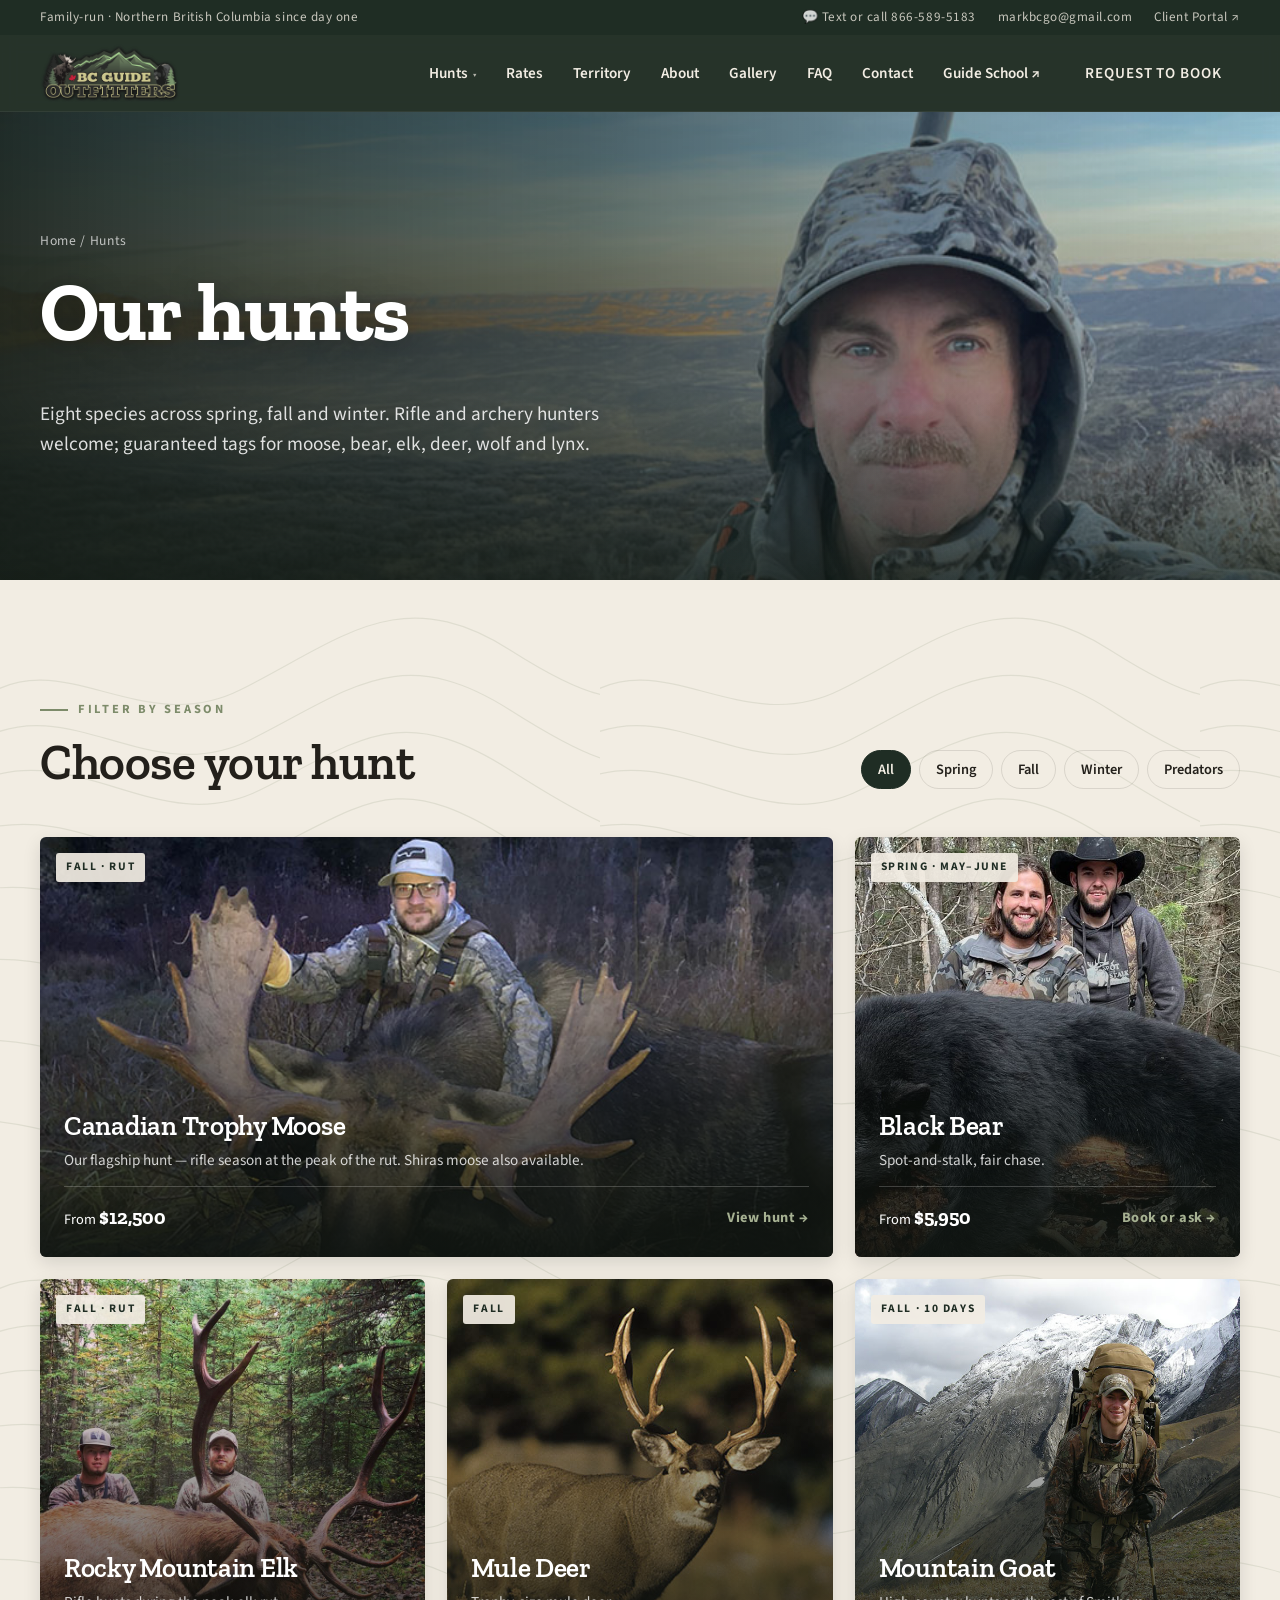
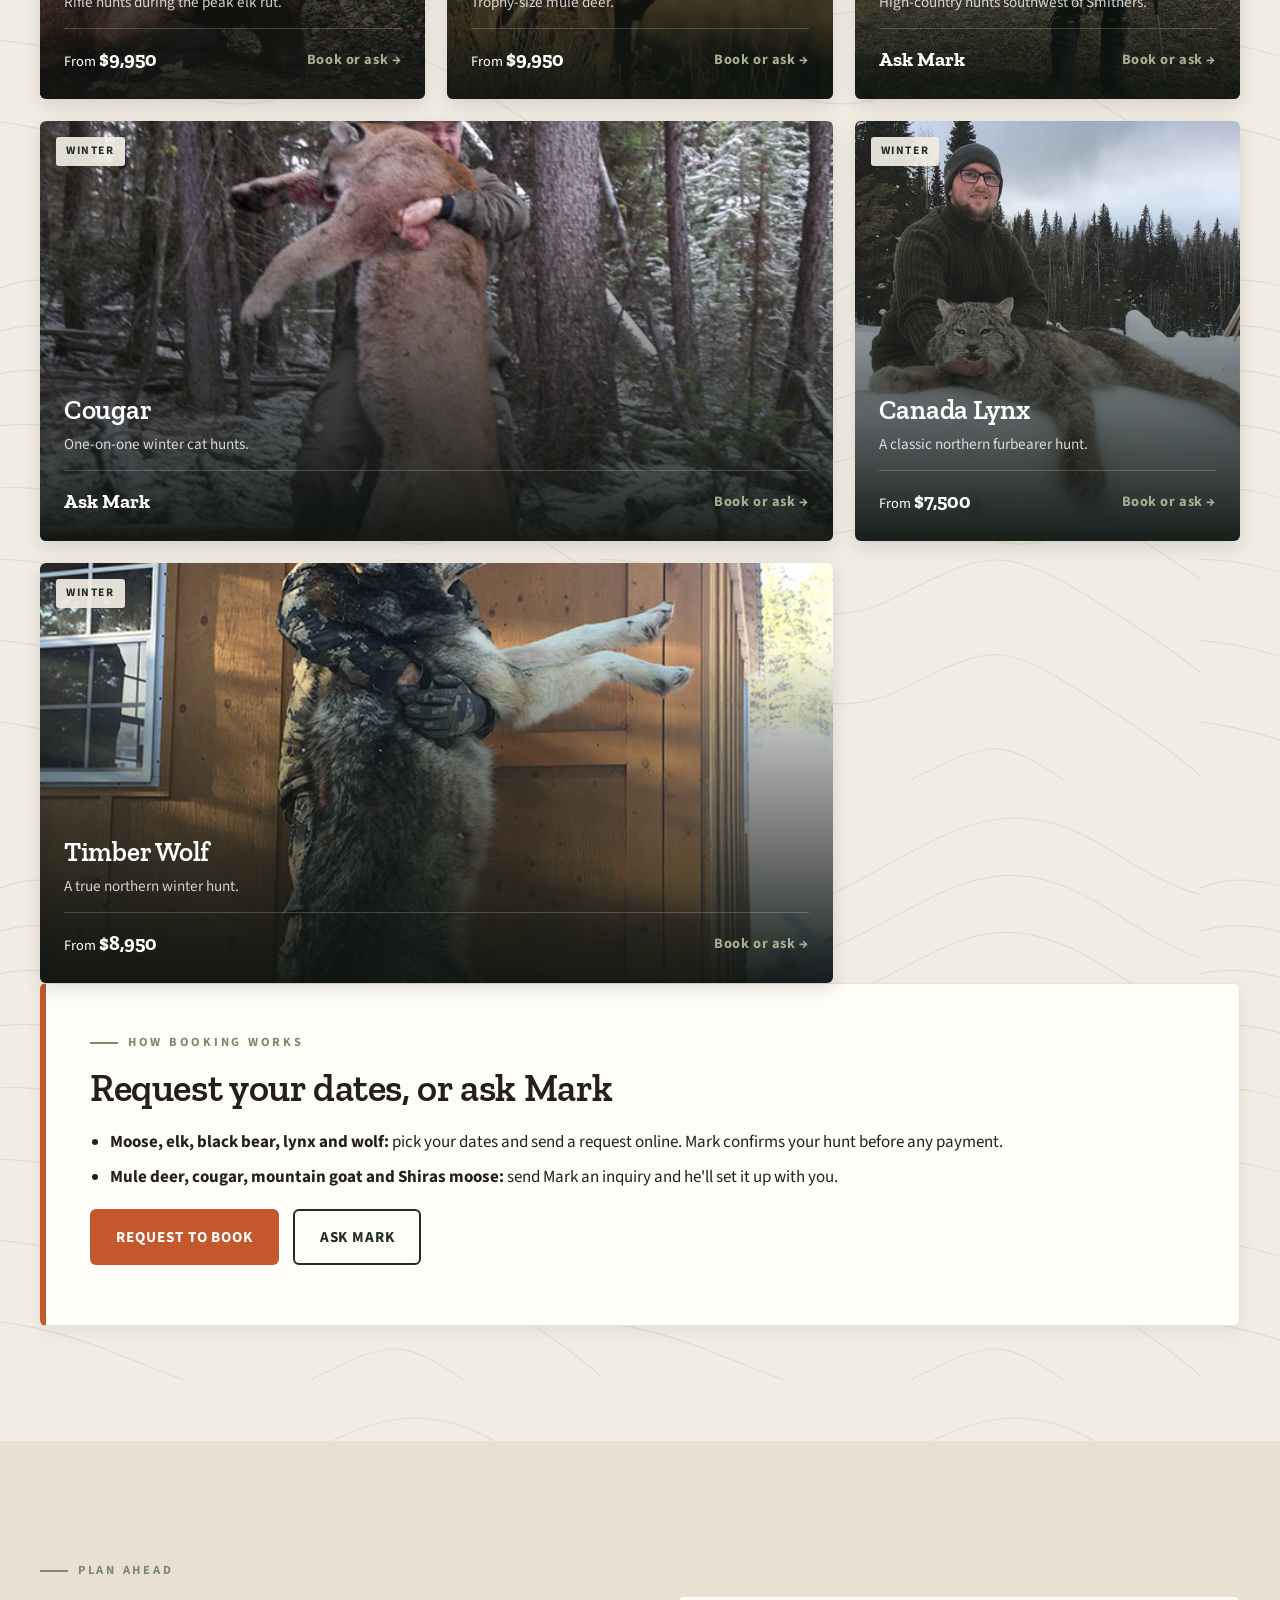
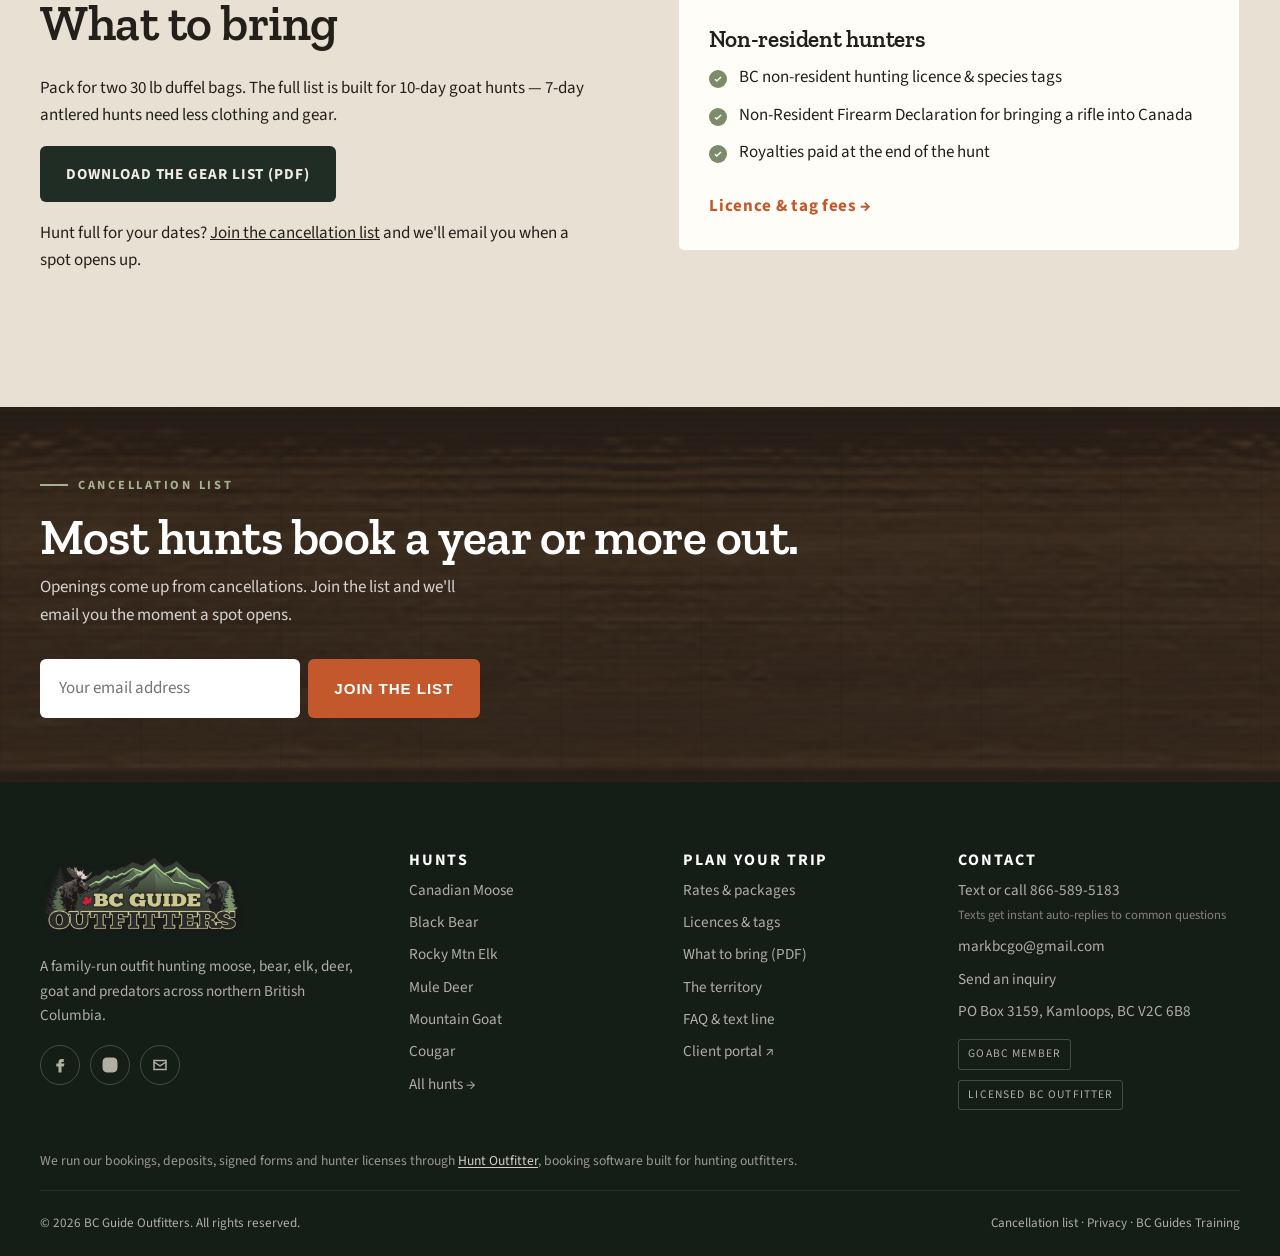
<file: hunts.html>
<!doctype html>
<html lang="en">
<head>
<meta charset="utf-8">
<link rel="canonical" href="https://www.bcguideoutfitters.com/hunts.html">
<link rel="icon" type="image/png" href="assets/img/favicon.png">
<link rel="apple-touch-icon" href="assets/img/favicon.png">
<meta name="viewport" content="width=device-width, initial-scale=1">
<title>Guided Hunts — BC Guide Outfitters</title>
<link rel="preconnect" href="https://fonts.googleapis.com"><link rel="preconnect" href="https://fonts.gstatic.com" crossorigin>
<link href="https://fonts.googleapis.com/css2?family=Caveat:wght@500&family=Source+Sans+3:wght@400;600;700&family=Zilla+Slab:wght@400;600;700&display=swap" rel="stylesheet">
<link rel="stylesheet" href="assets/styles.css?v=24">
<script src="assets/site.js?v=25" defer></script>
</head>
<body data-page="hunts">
<div id="site-header"></div>

<main>
  <section class="hero hero-sub">
    <div class="hero-bg" style="background-image:url('assets/wp/2024/07/2024-scene2.jpg');background-position:center 40%"></div>
    <div class="wrap">
      <div>
        <div class="crumbs"><a href="index.html">Home</a> / Hunts</div>
        <h1>Our hunts</h1>
        <p class="lead">Eight species across spring, fall and winter. Rifle and archery hunters welcome; guaranteed tags for moose, bear, elk, deer, wolf and lynx.</p>
      </div>
    </div>
  </section>

  <section class="section topo">
    <div class="wrap">
      <div class="section-head">
        <div><span class="eyebrow">Filter by season</span><h2 style="margin:0">Choose your hunt</h2></div>
        <div class="filters" data-target=".species-card">
          <button class="chip is-active" data-filter="all">All</button>
          <button class="chip" data-filter="spring">Spring</button>
          <button class="chip" data-filter="fall">Fall</button>
          <button class="chip" data-filter="winter">Winter</button>
          <button class="chip" data-filter="predator">Predators</button>
        </div>
      </div>

      <div class="species-grid">
        <a class="species-card feature" data-tags="fall" href="moose.html">
          <img src="assets/wp/2022/12/2022-moose-2.jpg" alt="Hunter with a bull moose">
          <span class="season">Fall · Rut</span>
          <div class="body"><h3>Canadian Trophy Moose</h3><p>Our flagship hunt — rifle season at the peak of the rut. Shiras moose also available.</p>
          <div class="meta"><span>From <b>$12,500</b></span><span class="go">View hunt →</span></div></div>
        </a>
        <a class="species-card" data-tags="spring" id="black-bear" href="book.html">
          <img src="assets/wp/2024/07/2024-bear-banner.jpg" alt="Hunters with a black bear">
          <span class="season">Spring · May–June</span>
          <div class="body"><h3>Black Bear</h3><p>Spot-and-stalk, fair chase.</p>
          <div class="meta"><span>From <b>$5,950</b></span><span class="go">Book or ask →</span></div></div>
        </a>
        <a class="species-card" data-tags="fall" id="elk" href="book.html">
          <img src="assets/wp/2020/01/2019-elk.jpg" alt="Hunter with a bull elk">
          <span class="season">Fall · Rut</span>
          <div class="body"><h3>Rocky Mountain Elk</h3><p>Rifle hunts during the peak elk rut.</p>
          <div class="meta"><span>From <b>$9,950</b></span><span class="go">Book or ask →</span></div></div>
        </a>
        <a class="species-card" data-tags="fall" id="mule-deer" href="book.html">
          <img src="assets/wp/2018/10/muledeer2.jpg" alt="Mule deer buck">
          <span class="season">Fall</span>
          <div class="body"><h3>Mule Deer</h3><p>Trophy-size mule deer.</p>
          <div class="meta"><span>From <b>$9,950</b></span><span class="go">Book or ask →</span></div></div>
        </a>
        <a class="species-card" data-tags="fall" id="mountain-goat" href="book.html">
          <img src="assets/wp/2018/10/pricing2.jpg" alt="Hunter in mountain country">
          <span class="season">Fall · 10 days</span>
          <div class="body"><h3>Mountain Goat</h3><p>High-country hunts southwest of Smithers.</p>
          <div class="meta"><span><b>Ask Mark</b></span><span class="go">Book or ask →</span></div></div>
        </a>
        <a class="species-card feature" data-tags="winter predator" id="cougar" href="book.html">
          <img src="assets/wp/2024/07/2024-cougar.jpg" alt="Hunter with a cougar">
          <span class="season">Winter</span>
          <div class="body"><h3>Cougar</h3><p>One-on-one winter cat hunts.</p>
          <div class="meta"><span><b>Ask Mark</b></span><span class="go">Book or ask →</span></div></div>
        </a>
        <a class="species-card" data-tags="winter predator" id="lynx" href="book.html">
          <img src="assets/wp/2024/07/2024-lynx.jpg" alt="Hunter with a Canada lynx">
          <span class="season">Winter</span>
          <div class="body"><h3>Canada Lynx</h3><p>A classic northern furbearer hunt.</p>
          <div class="meta"><span>From <b>$7,500</b></span><span class="go">Book or ask →</span></div></div>
        </a>
        <a class="species-card feature" data-tags="winter predator" id="wolf" href="book.html">
          <img src="assets/wp/2020/01/2019-wolf-2.jpg" alt="Hunter with a timber wolf">
          <span class="season">Winter</span>
          <div class="body"><h3>Timber Wolf</h3><p>A true northern winter hunt.</p>
          <div class="meta"><span>From <b>$8,950</b></span><span class="go">Book or ask →</span></div></div>
        </a>
      </div>
      <div style="margin-top:36px" data-book-cta></div>
    </div>
  </section>

  <section class="section paper-2">
    <div class="wrap split">
      <div>
        <span class="eyebrow">Plan ahead</span>
        <h2>What to bring</h2>
        <p>Pack for two 30&nbsp;lb duffel bags. The full list is built for 10-day goat hunts — 7-day antlered hunts need less clothing and gear.</p>
        <a class="btn btn-dark" href="assets/wp/2018/10/Thingstobringhunt.pdf">Download the gear list (PDF)</a>
        <p style="margin-top:18px">Hunt full for your dates? <a href="cancellation.html">Join the cancellation list</a> and we'll email you when a spot opens up.</p>
      </div>
      <div class="panel">
        <h3>Non-resident hunters</h3>
        <ul class="checklist">
          <li>BC non-resident hunting licence &amp; species tags</li>
          <li>Non-Resident Firearm Declaration for bringing a rifle into Canada</li>
          <li>Royalties paid at the end of the hunt</li>
        </ul>
        <a class="link-arrow" href="rates.html#licences">Licence &amp; tag fees</a>
      </div>
    </div>
  </section>
</main>

<div id="site-footer"></div>
</body>
</html>
</file>
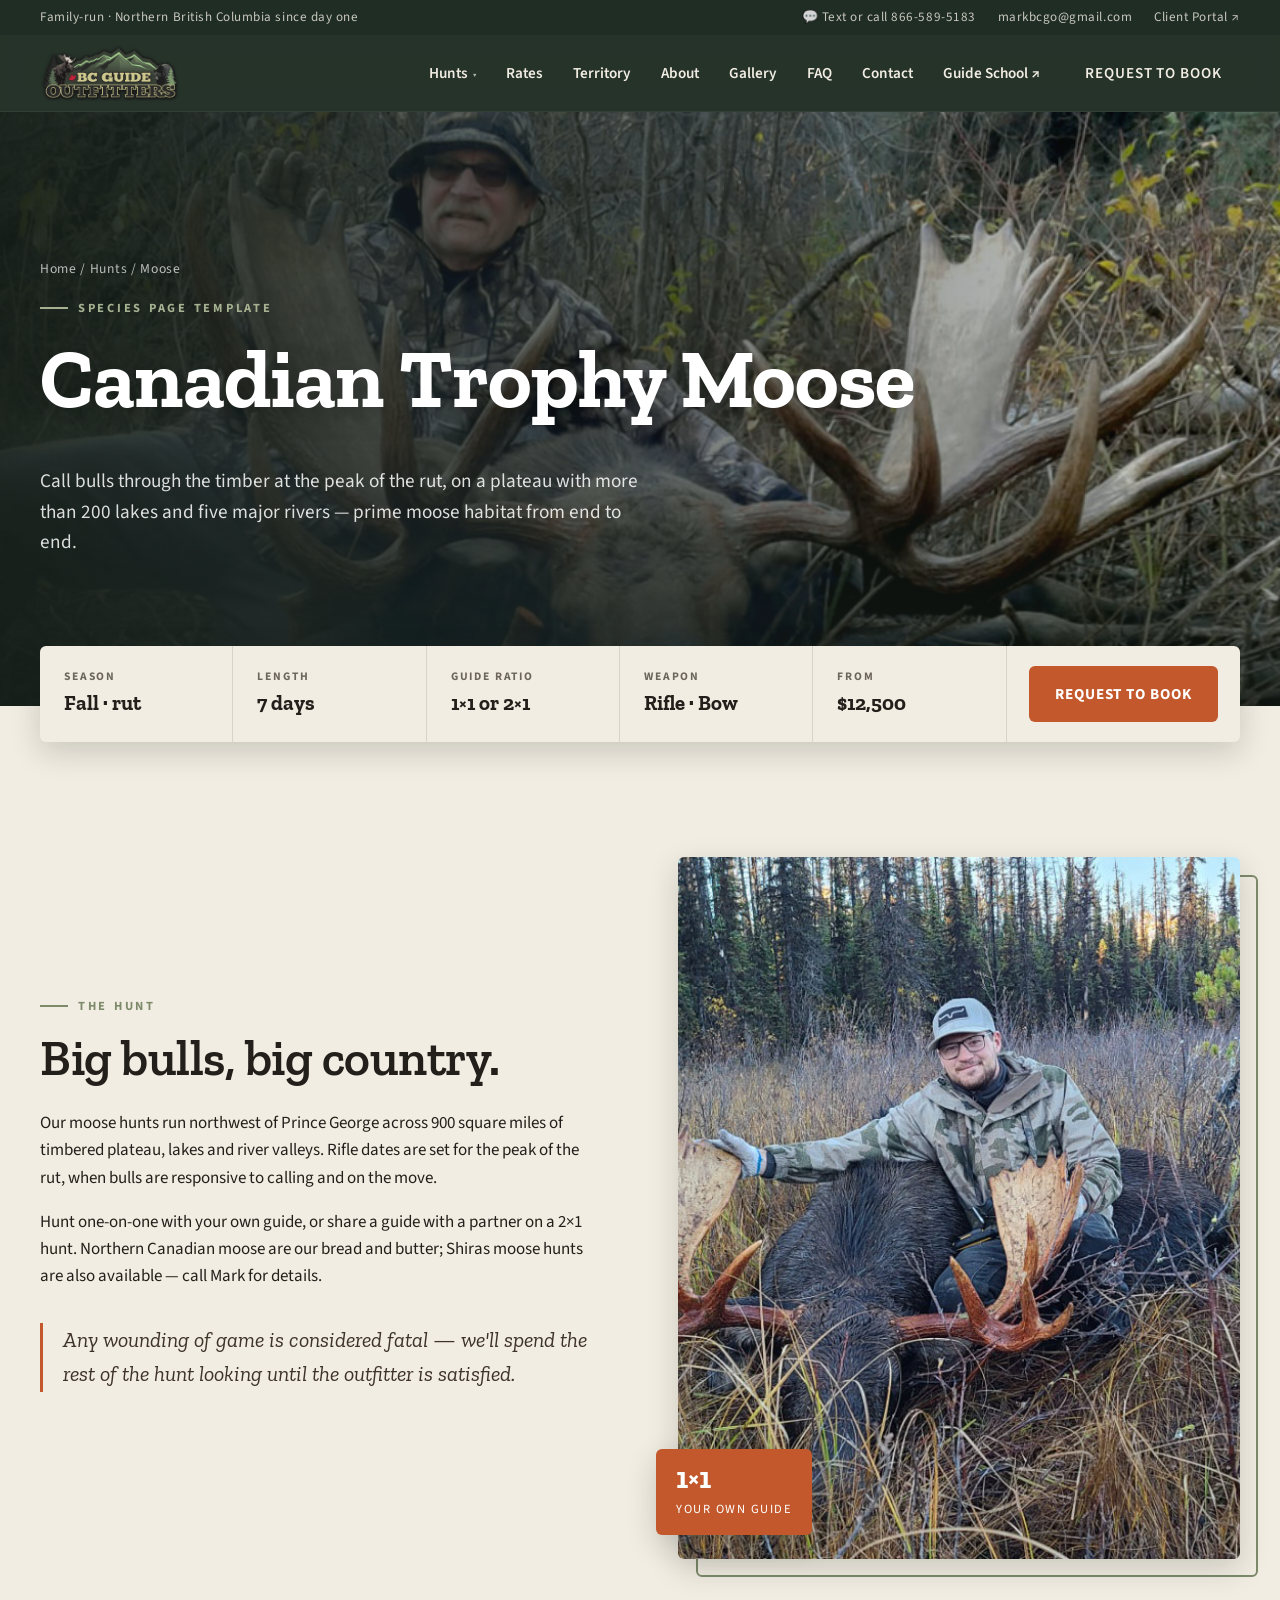
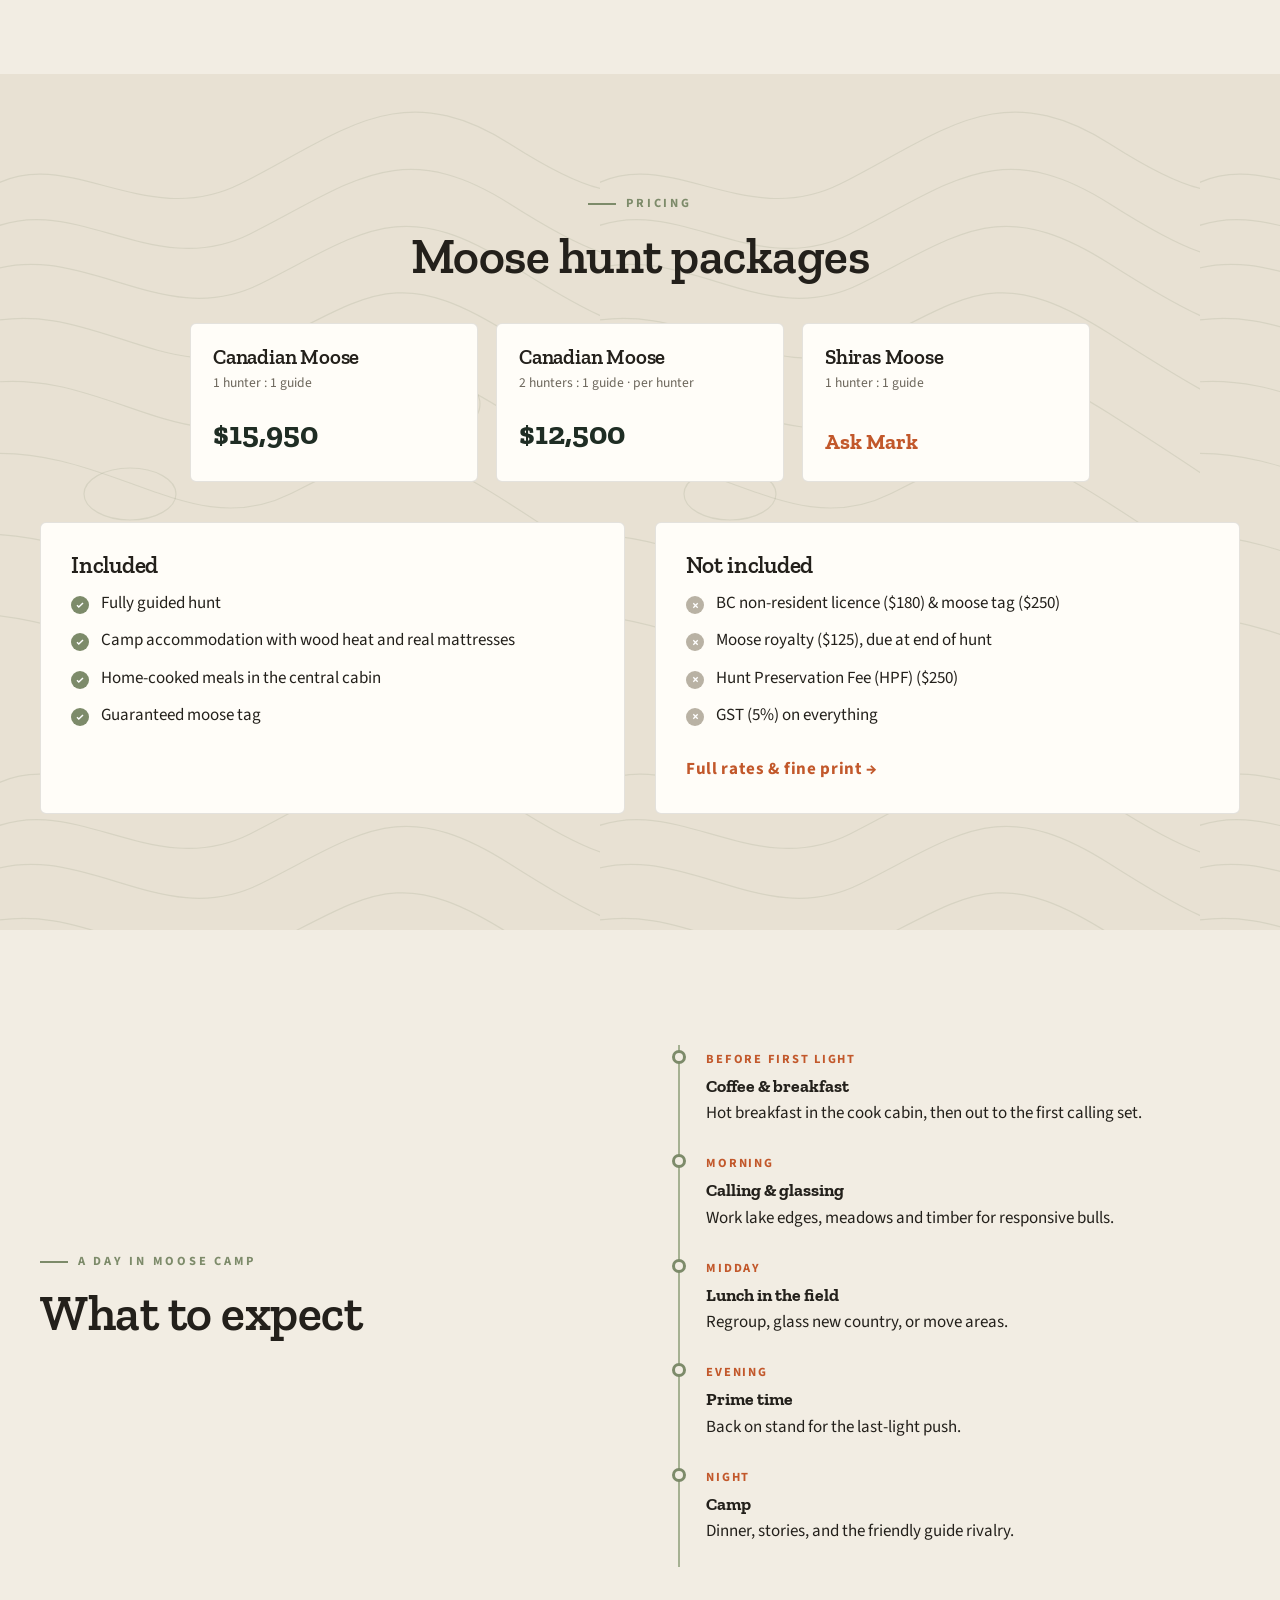
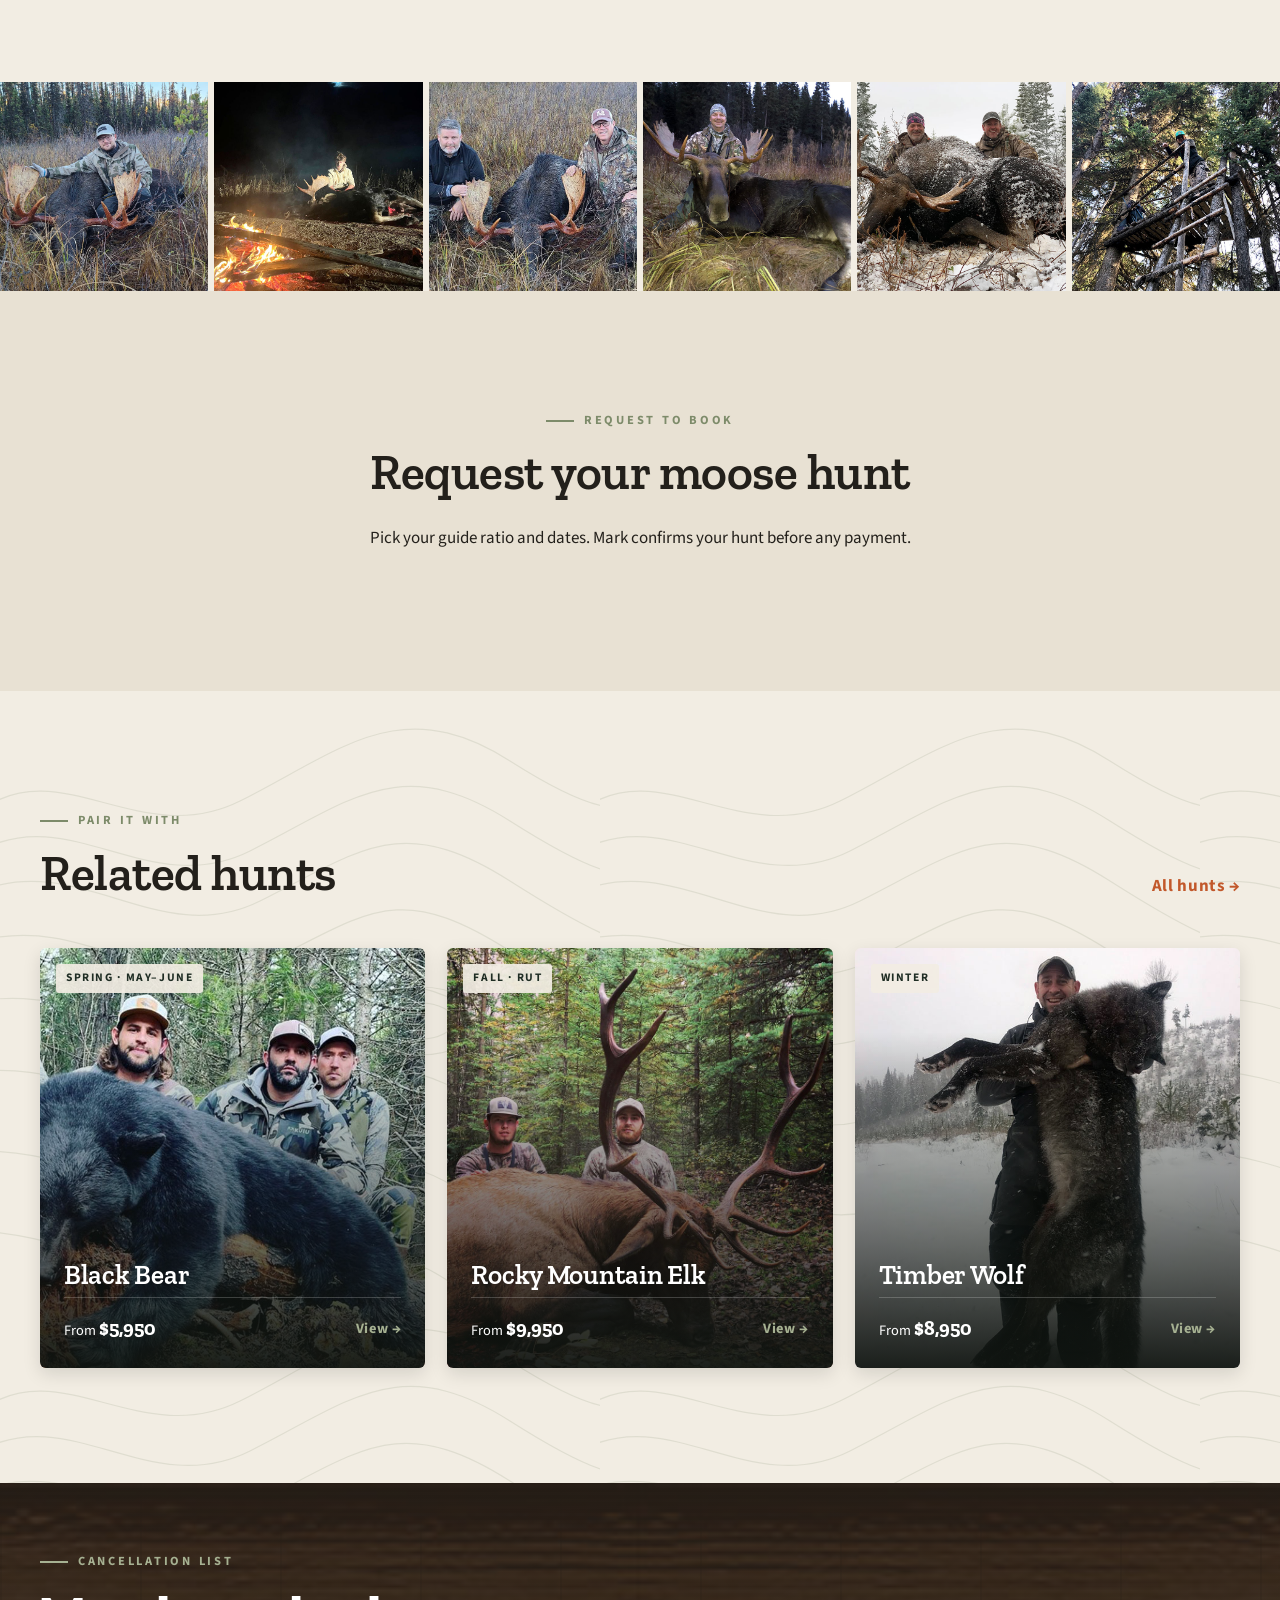
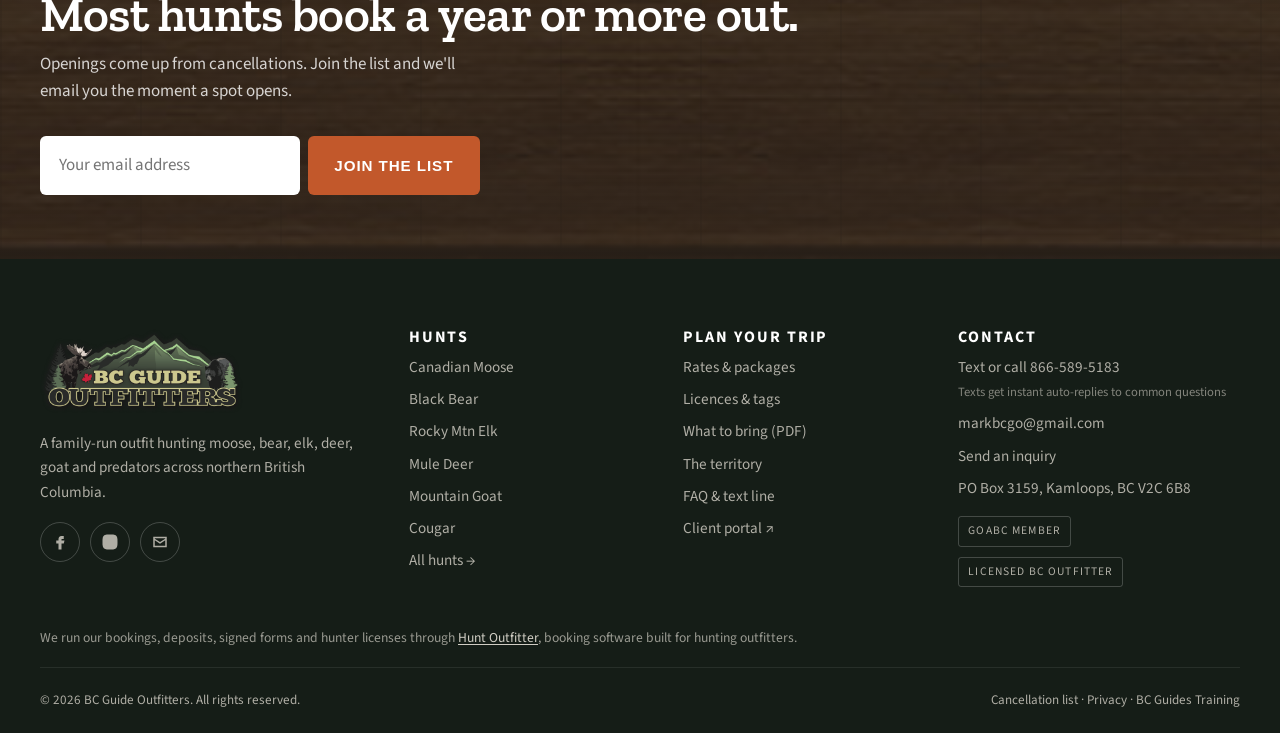
<file: moose.html>
<!doctype html>
<html lang="en">
<head>
<meta charset="utf-8">
<link rel="canonical" href="https://www.bcguideoutfitters.com/moose.html">
<link rel="icon" type="image/png" href="assets/img/favicon.png">
<link rel="apple-touch-icon" href="assets/img/favicon.png">
<meta name="viewport" content="width=device-width, initial-scale=1">
<title>Canadian Moose Hunts — BC Guide Outfitters</title>
<link rel="preconnect" href="https://fonts.googleapis.com"><link rel="preconnect" href="https://fonts.gstatic.com" crossorigin>
<link href="https://fonts.googleapis.com/css2?family=Caveat:wght@500&family=Source+Sans+3:wght@400;600;700&family=Zilla+Slab:wght@400;600;700&display=swap" rel="stylesheet">
<link rel="stylesheet" href="assets/styles.css?v=24">
<script src="assets/site.js?v=25" defer></script>
</head>
<body data-page="hunts">
<div id="site-header"></div>

<main>
  <section class="hero hero-sub" style="min-height:66vh">
    <div class="hero-bg" style="background-image:url('assets/wp/2024/07/2024-moose.jpg');background-position:center 30%"></div>
    <div class="wrap">
      <div>
        <div class="crumbs"><a href="index.html">Home</a> / <a href="hunts.html">Hunts</a> / Moose</div>
        <span class="eyebrow light">Species page template</span>
        <h1>Canadian Trophy Moose</h1>
        <p class="lead">Call bulls through the timber at the peak of the rut, on a plateau with more than 200 lakes and five major rivers — prime moose habitat from end to end.</p>
      </div>
    </div>
  </section>

  <div class="wrap">
    <div class="quickfacts">
      <div class="qf"><span>Season</span><b>Fall · rut</b></div>
      <div class="qf"><span>Length</span><b>7 days</b></div>
      <div class="qf"><span>Guide ratio</span><b>1×1 or 2×1</b></div>
      <div class="qf"><span>Weapon</span><b>Rifle · Bow</b></div>
      <div class="qf"><span>From</span><b>$12,500</b></div>
      <a class="btn btn-blaze" href="#book-moose">Request to book</a>
    </div>
  </div>

  <section class="section">
    <div class="wrap split">
      <div>
        <span class="eyebrow">The hunt</span>
        <h2>Big bulls, big country.</h2>
        <p>Our moose hunts run northwest of Prince George across 900 square miles of timbered plateau, lakes and river valleys. Rifle dates are set for the peak of the rut, when bulls are responsive to calling and on the move.</p>
        <p>Hunt one-on-one with your own guide, or share a guide with a partner on a 2×1 hunt. Northern Canadian moose are our bread and butter; Shiras moose hunts are also available — call Mark for details.</p>
        <p class="quote-mark">Any wounding of game is considered fatal — we'll spend the rest of the hunt looking until the outfitter is satisfied.</p>
      </div>
      <div class="framed">
        <img data-lightbox src="assets/wp/2022/12/2022-moose-3.jpg" alt="Hunter with a bull moose">
        <div class="tag"><b>1×1</b><span>Your own guide</span></div>
      </div>
    </div>
  </section>

  <section class="section paper-2 topo">
    <div class="wrap">
      <div class="center" style="margin-bottom:40px"><span class="eyebrow">Pricing</span><h2>Moose hunt packages</h2></div>
      <div class="rate-grid" style="max-width:900px;margin:0 auto 40px;grid-template-columns:repeat(3,1fr)">
        <div class="rate"><div class="body"><h3>Canadian Moose</h3><div class="sub">1 hunter : 1 guide</div><div class="price">$15,950</div></div></div>
        <div class="rate"><div class="body"><h3>Canadian Moose</h3><div class="sub">2 hunters : 1 guide · per hunter</div><div class="price">$12,500</div></div></div>
        <div class="rate"><div class="body"><h3>Shiras Moose</h3><div class="sub">1 hunter : 1 guide</div><div class="price call">Ask Mark</div></div></div>
      </div>
      <div class="inc-grid">
        <div class="panel">
          <h3>Included</h3>
          <ul class="checklist">
            <li>Fully guided hunt</li>
            <li>Camp accommodation with wood heat and real mattresses</li>
            <li>Home-cooked meals in the central cabin</li>
            <li>Guaranteed moose tag</li>
          </ul>
        </div>
        <div class="panel">
          <h3>Not included</h3>
          <ul class="checklist x">
            <li>BC non-resident licence ($180) &amp; moose tag ($250)</li>
            <li>Moose royalty ($125), due at end of hunt</li>
            <li>Hunt Preservation Fee (HPF) ($250)</li>
            <li>GST (5%) on everything</li>
          </ul>
          <a class="link-arrow" href="rates.html">Full rates &amp; fine print</a>
        </div>
      </div>
    </div>
  </section>

  <section class="section">
    <div class="wrap split">
      <div>
        <span class="eyebrow">A day in moose camp</span>
        <h2>What to expect</h2>
      </div>
      <ol class="day-timeline">
        <li><time>Before first light</time><b>Coffee &amp; breakfast</b>Hot breakfast in the cook cabin, then out to the first calling set.</li>
        <li><time>Morning</time><b>Calling &amp; glassing</b>Work lake edges, meadows and timber for responsive bulls.</li>
        <li><time>Midday</time><b>Lunch in the field</b>Regroup, glass new country, or move areas.</li>
        <li><time>Evening</time><b>Prime time</b>Back on stand for the last-light push.</li>
        <li><time>Night</time><b>Camp</b>Dinner, stories, and the friendly guide rivalry.</li>
      </ol>
    </div>
  </section>

  <section aria-label="Moose photos">
    <div class="gallery-strip">
      <img data-lightbox src="assets/wp/2024/07/2024-moose2.jpg" alt="Moose, 2024">
      <img data-lightbox src="assets/wp/2024/07/2024-moose3.jpg" alt="Moose, 2024">
      <img data-lightbox src="assets/wp/2022/12/2022-moose-6.jpg" alt="Moose, 2022">
      <img data-lightbox src="assets/wp/2022/12/2022-moose-7.jpg" alt="Moose, 2022">
      <img data-lightbox src="assets/wp/2020/01/2019-moose-1.jpg" alt="Moose, 2019">
      <img data-lightbox src="assets/wp/2020/01/2019-moose-3.jpg" alt="Moose, 2019">
    </div>
  </section>

  <section class="section paper-2" id="book-moose">
    <div class="wrap" style="max-width:820px">
      <div class="center" style="margin-bottom:24px"><span class="eyebrow">Request to book</span><h2>Request your moose hunt</h2>
        <p>Pick your guide ratio and dates. Mark confirms your hunt before any payment.</p></div>
      <div class="form form-embed">
        <!-- Booking widget with Canadian Moose preselected (data-hunt = its Hunt Outfitter hunt type id). -->
        <div id="huntoutfitter-widget" data-slug="bcgo" data-widget="book" data-hunt="cmmce6ciq000ijgrj0v4d4cq8" data-source="Website"></div>
        <div class="file-only panel" hidden>
          <h3>The live booking form appears here</h3>
          <p>Browsers block the embedded form when this page is opened straight from a file. To see it in place, close this tab and double-click <strong>View mockup.command</strong> in the mock-up folder. Or <a href="https://bcgo.huntoutfitter.app/book?hunt=cmmce6ciq000ijgrj0v4d4cq8" target="_blank" rel="noopener">open the booking form in a new tab</a>.</p>
        </div>
        <script>
          // file:// pages can't frame the widget (HO's frame-ancestors * matches only http/https),
          // so show a note instead of a broken box. Not needed on the real site.
          if (location.protocol === "file:") {
            document.getElementById("huntoutfitter-widget").remove();
            document.querySelector(".file-only").hidden = false;
          }
        </script>
        <script src="https://www.huntoutfitter.app/embed.js"></script>
      </div>
    </div>
  </section>

  <section class="section topo">
    <div class="wrap">
      <div class="section-head"><div><span class="eyebrow">Pair it with</span><h2 style="margin:0">Related hunts</h2></div><a class="link-arrow" href="hunts.html">All hunts</a></div>
      <div class="species-grid">
        <a class="species-card" href="hunts.html#black-bear"><img src="assets/wp/2024/07/2024-bear2.jpg" alt="Black bear"><span class="season">Spring · May–June</span><div class="body"><h3>Black Bear</h3><div class="meta"><span>From <b>$5,950</b></span><span class="go">View →</span></div></div></a>
        <a class="species-card" href="hunts.html#elk"><img src="assets/wp/2020/01/2019-elk.jpg" alt="Elk"><span class="season">Fall · Rut</span><div class="body"><h3>Rocky Mountain Elk</h3><div class="meta"><span>From <b>$9,950</b></span><span class="go">View →</span></div></div></a>
        <a class="species-card" href="hunts.html#wolf"><img src="assets/wp/2024/07/2024-wolf.jpg" alt="Wolf"><span class="season">Winter</span><div class="body"><h3>Timber Wolf</h3><div class="meta"><span>From <b>$8,950</b></span><span class="go">View →</span></div></div></a>
      </div>
    </div>
  </section>
</main>

<div id="site-footer"></div>
</body>
</html>
</file>
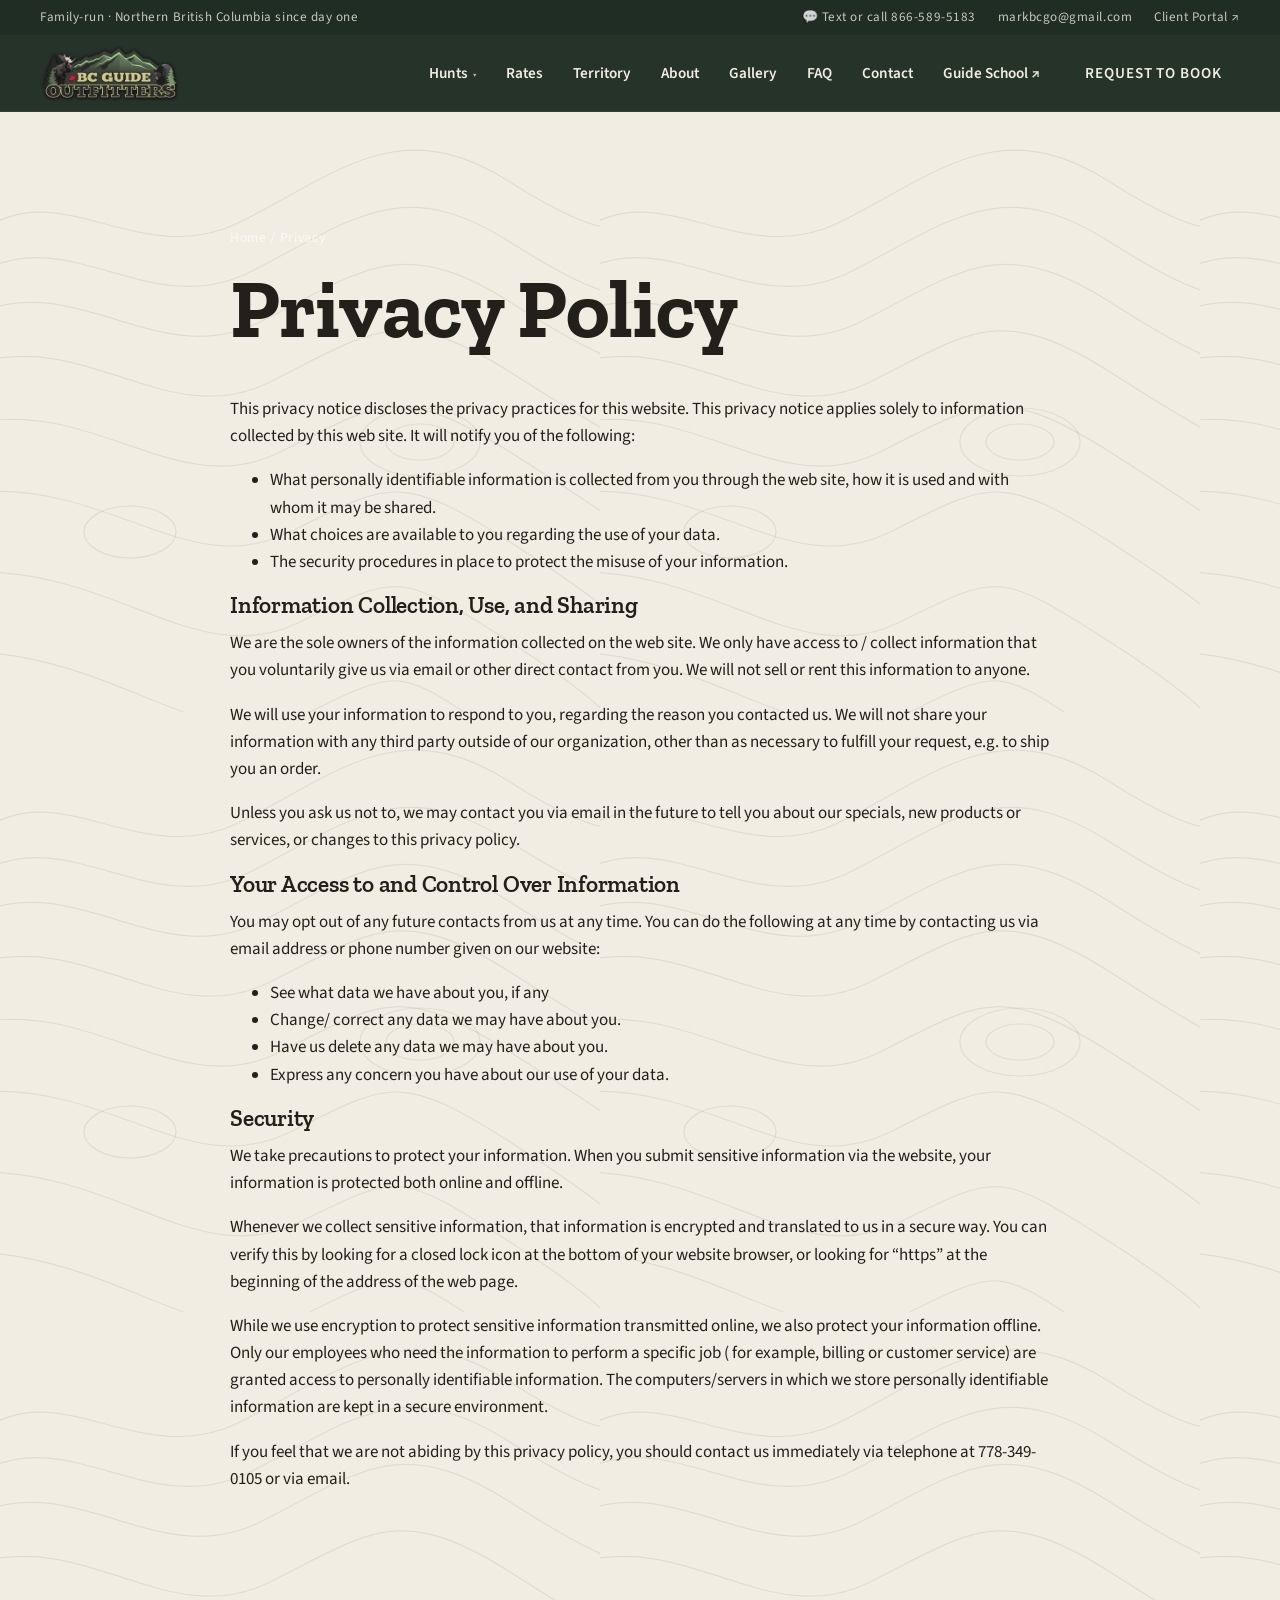
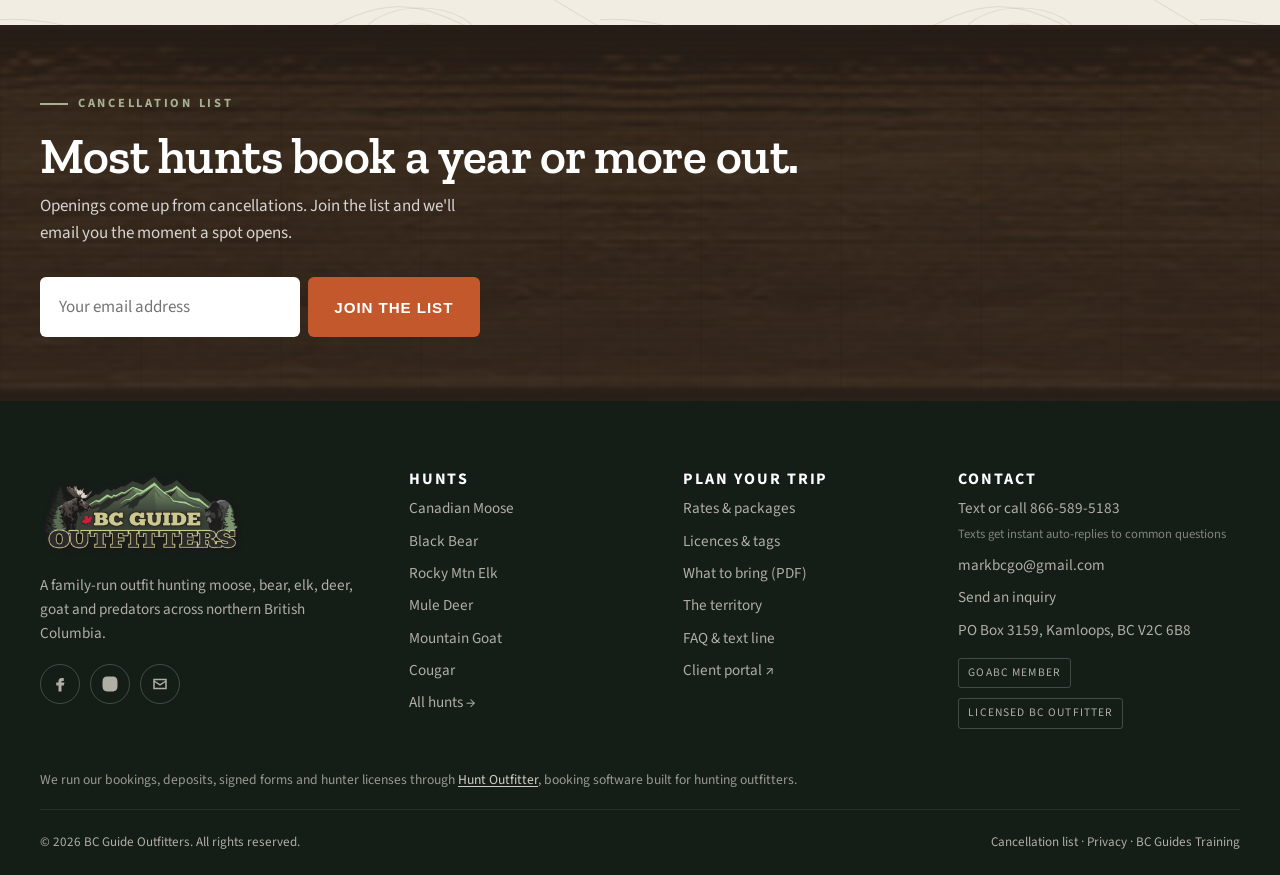
<file: privacy.html>
<!doctype html>
<html lang="en">
<head>
<meta charset="utf-8">
<link rel="canonical" href="https://www.bcguideoutfitters.com/privacy.html">
<link rel="icon" type="image/png" href="assets/img/favicon.png">
<link rel="apple-touch-icon" href="assets/img/favicon.png">
<meta name="viewport" content="width=device-width, initial-scale=1">
<title>Privacy Policy — BC Guide Outfitters</title>
<link rel="preconnect" href="https://fonts.googleapis.com"><link rel="preconnect" href="https://fonts.gstatic.com" crossorigin>
<link href="https://fonts.googleapis.com/css2?family=Caveat:wght@500&family=Source+Sans+3:wght@400;600;700&family=Zilla+Slab:wght@400;600;700&display=swap" rel="stylesheet">
<link rel="stylesheet" href="assets/styles.css?v=24">
<script src="assets/site.js?v=25" defer></script>
</head>
<body data-page="privacy">
<div id="site-header"></div>

<main>
  <section class="section topo">
    <div class="wrap" style="max-width:820px">
      <div class="crumbs"><a href="index.html">Home</a> / Privacy</div>
      <h1>Privacy Policy</h1>
      <p>This privacy notice discloses the privacy practices for this website. This privacy notice applies solely to information collected by this web site. It will notify you of the following:</p>
      <ul>
        <li>What personally identifiable information is collected from you through the web site, how it is used and with whom it may be shared.</li>
        <li>What choices are available to you regarding the use of your data.</li>
        <li>The security procedures in place to protect the misuse of your information.</li>
      </ul>
      <h3>Information Collection, Use, and Sharing</h3>
      <p>We are the sole owners of the information collected on the web site. We only have access to / collect information that you voluntarily give us via email or other direct contact from you. We will not sell or rent this information to anyone.</p>
      <p>We will use your information to respond to you, regarding the reason you contacted us. We will not share your information with any third party outside of our organization, other than as necessary to fulfill your request, e.g. to ship you an order.</p>
      <p>Unless you ask us not to, we may contact you via email in the future to tell you about our specials, new products or services, or changes to this privacy policy.</p>
      <h3>Your Access to and Control Over Information</h3>
      <p>You may opt out of any future contacts from us at any time. You can do the following at any time by contacting us via email address or phone number given on our website:</p>
      <ul>
        <li>See what data we have about you, if any</li>
        <li>Change/ correct any data we may have about you.</li>
        <li>Have us delete any data we may have about you.</li>
        <li>Express any concern you have about our use of your data.</li>
      </ul>
      <h3>Security</h3>
      <p>We take precautions to protect your information. When you submit sensitive information via the website, your information is protected both online and offline.</p>
      <p>Whenever we collect sensitive information, that information is encrypted and translated to us in a secure way. You can verify this by looking for a closed lock icon at the bottom of your website browser, or looking for “https” at the beginning of the address of the web page.</p>
      <p>While we use encryption to protect sensitive information transmitted online, we also protect your information offline. Only our employees who need the information to perform a specific job ( for example, billing or customer service) are granted access to personally identifiable information. The computers/servers in which we store personally identifiable information are kept in a secure environment.</p>
      <p>If you feel that we are not abiding by this privacy policy, you should contact us immediately via telephone at 778-349-0105 or via email.</p>
    </div>
  </section>
</main>

<div id="site-footer"></div>
</body>
</html>
</file>
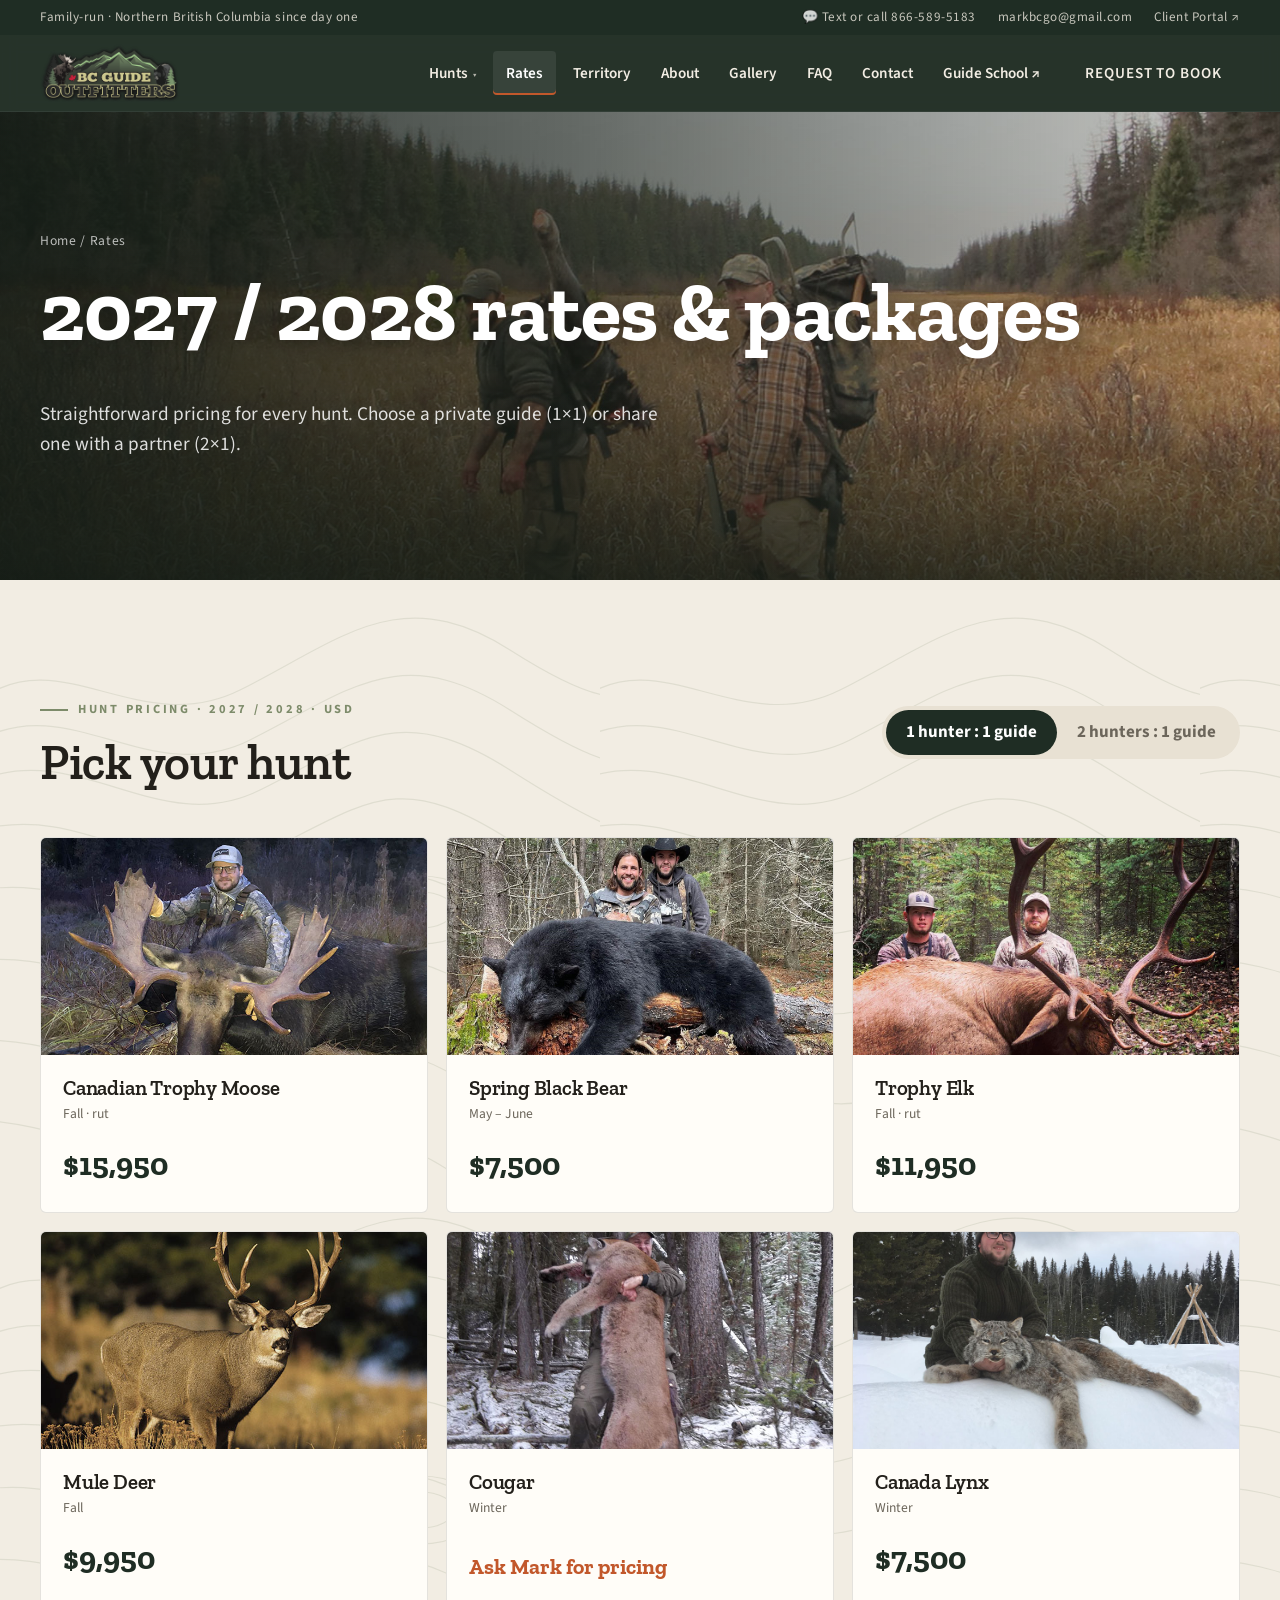
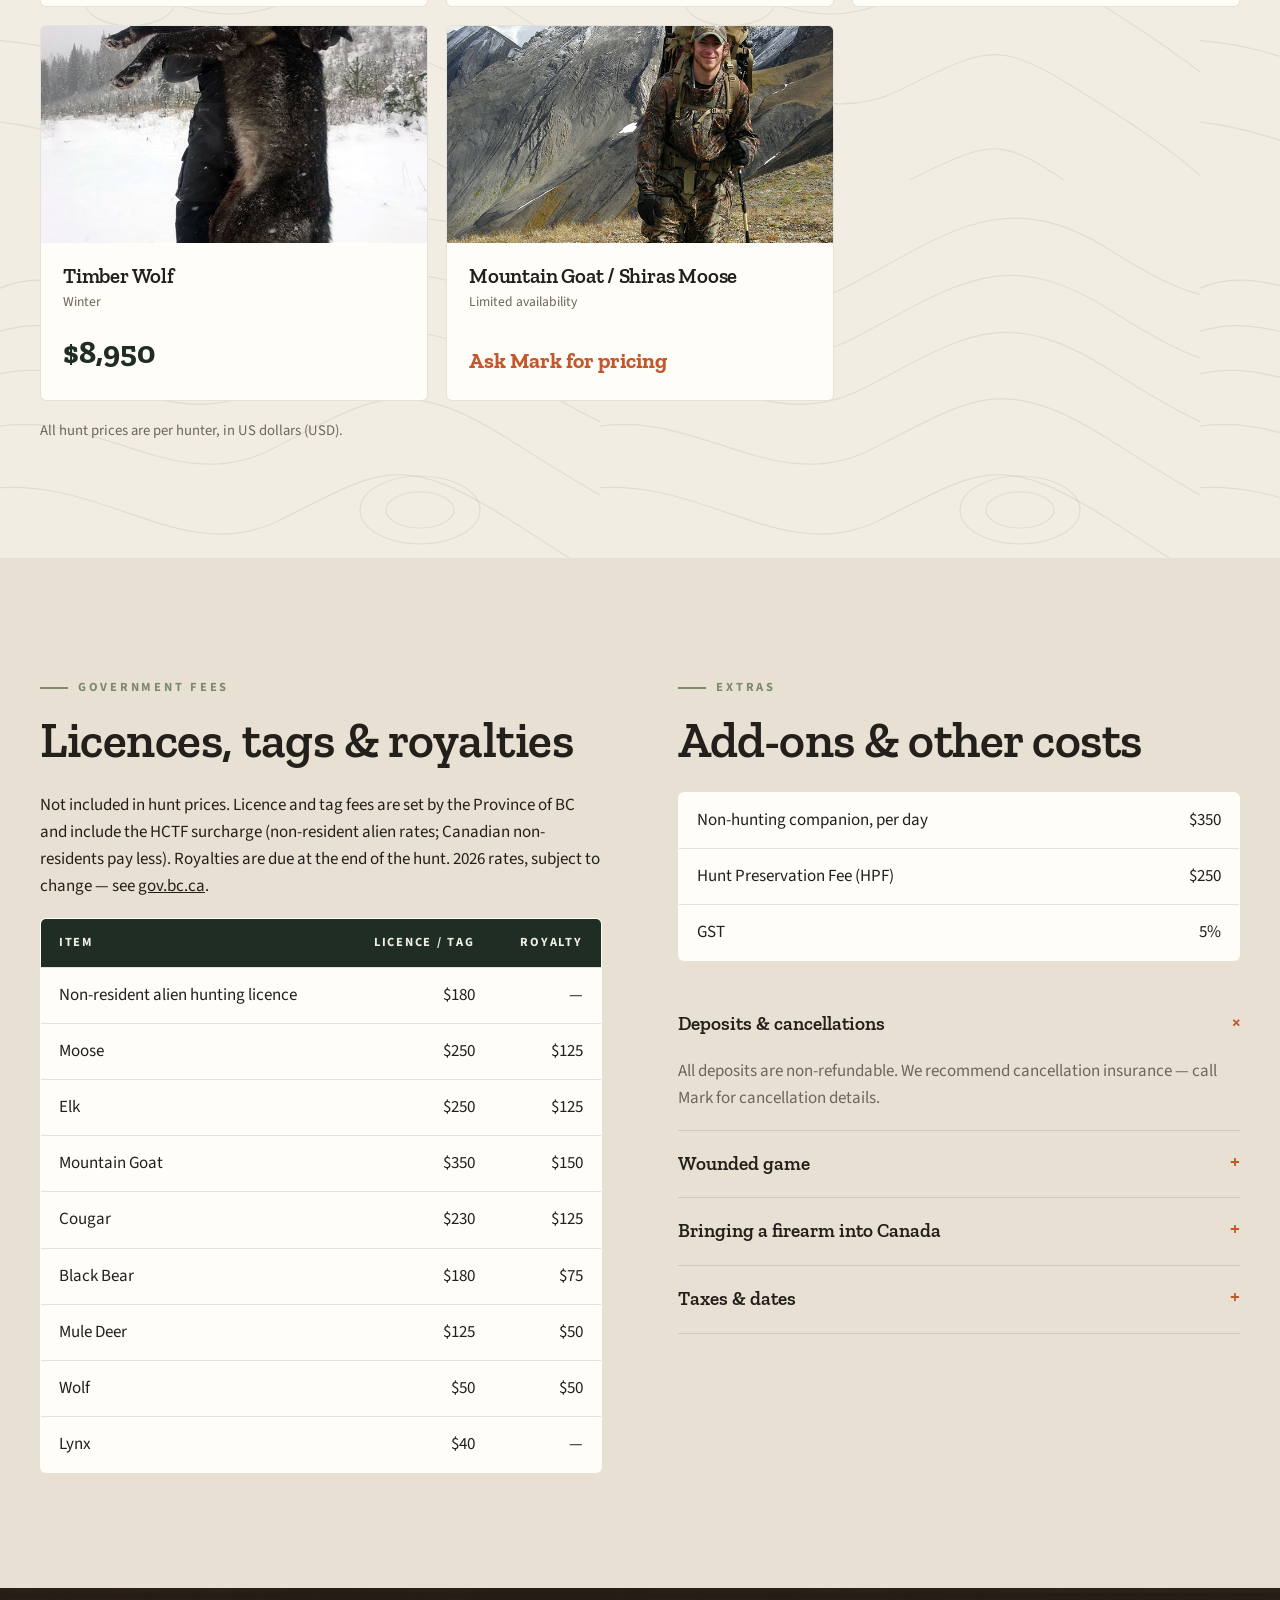
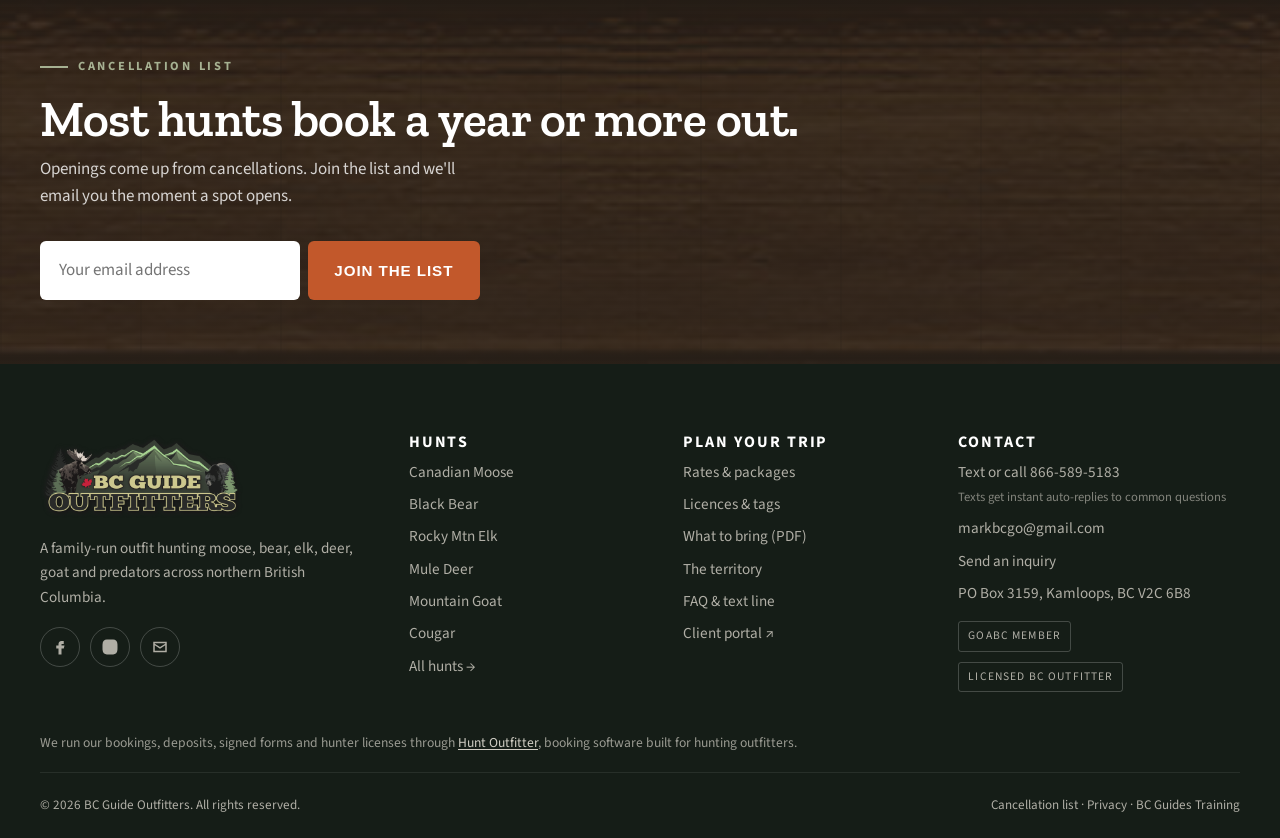
<file: rates.html>
<!doctype html>
<html lang="en">
<head>
<meta charset="utf-8">
<link rel="canonical" href="https://www.bcguideoutfitters.com/rates.html">
<link rel="icon" type="image/png" href="assets/img/favicon.png">
<link rel="apple-touch-icon" href="assets/img/favicon.png">
<meta name="viewport" content="width=device-width, initial-scale=1">
<title>Rates &amp; Packages — BC Guide Outfitters</title>
<link rel="preconnect" href="https://fonts.googleapis.com"><link rel="preconnect" href="https://fonts.gstatic.com" crossorigin>
<link href="https://fonts.googleapis.com/css2?family=Caveat:wght@500&family=Source+Sans+3:wght@400;600;700&family=Zilla+Slab:wght@400;600;700&display=swap" rel="stylesheet">
<link rel="stylesheet" href="assets/styles.css?v=24">
<script src="assets/site.js?v=25" defer></script>
</head>
<body data-page="rates">
<div id="site-header"></div>

<main>
  <section class="hero hero-sub">
    <div class="hero-bg" style="background-image:url('assets/wp/2018/10/ratesbanner.jpg')"></div>
    <div class="wrap">
      <div>
        <div class="crumbs"><a href="index.html">Home</a> / Rates</div>
        <h1>2027 / 2028 rates &amp; packages</h1>
        <p class="lead">Straightforward pricing for every hunt. Choose a private guide (1×1) or share one with a partner (2×1).</p>
      </div>
    </div>
  </section>

  <section class="section topo">
    <div class="wrap">
      <div class="section-head">
        <div><span class="eyebrow">Hunt pricing · 2027 / 2028 · USD</span><h2 style="margin:0">Pick your hunt</h2></div>
        <div class="toggle" role="group" aria-label="Guide ratio">
          <button class="is-active" data-ratio="one">1 hunter : 1 guide</button>
          <button data-ratio="two">2 hunters : 1 guide</button>
        </div>
      </div>

      <div class="rate-grid">
        <div class="rate" data-one="15,950" data-two="12,500"><img src="assets/wp/2022/12/2022-moose-2.jpg" alt=""><div class="body"><h3>Canadian Trophy Moose</h3><div class="sub">Fall · rut</div><div class="price">$15,950</div></div></div>
        <div class="rate" data-one="7,500" data-two="5,950"><img src="assets/wp/2024/07/2024-bear-banner.jpg" alt=""><div class="body"><h3>Spring Black Bear</h3><div class="sub">May – June</div><div class="price">$7,500</div></div></div>
        <div class="rate" data-one="11,950" data-two="9,950"><img src="assets/wp/2020/01/2019-elk.jpg" alt=""><div class="body"><h3>Trophy Elk</h3><div class="sub">Fall · rut</div><div class="price">$11,950</div></div></div>
        <div class="rate" data-one="9,950"><img src="assets/wp/2018/10/muledeer2.jpg" alt=""><div class="body"><h3>Mule Deer</h3><div class="sub">Fall</div><div class="price">$9,950</div></div></div>
        <div class="rate" data-one="call"><img src="assets/wp/2024/07/2024-cougar.jpg" alt=""><div class="body"><h3>Cougar</h3><div class="sub">Winter</div><div class="price call">Ask Mark for pricing</div></div></div>
        <div class="rate" data-one="7,500"><img src="assets/wp/2024/07/2024-lynx.jpg" alt=""><div class="body"><h3>Canada Lynx</h3><div class="sub">Winter</div><div class="price">$7,500</div></div></div>
        <div class="rate" data-one="8,950"><img src="assets/wp/2024/07/2024-wolf.jpg" alt=""><div class="body"><h3>Timber Wolf</h3><div class="sub">Winter</div><div class="price">$8,950</div></div></div>
        <div class="rate" data-one="call"><img src="assets/wp/2018/10/pricing2.jpg" alt=""><div class="body"><h3>Mountain Goat / Shiras Moose</h3><div class="sub">Limited availability</div><div class="price call">Ask Mark for pricing</div></div></div>
      </div>
      <p class="price-note">All hunt prices are per hunter, in US dollars (USD).</p>
    </div>
  </section>

  <section class="section paper-2" id="licences">
    <div class="wrap split" style="align-items:start">
      <div>
        <span class="eyebrow">Government fees</span>
        <h2>Licences, tags &amp; royalties</h2>
        <p>Not included in hunt prices. Licence and tag fees are set by the Province of BC and include the HCTF surcharge (non-resident alien rates; Canadian non-residents pay less). Royalties are due at the end of the hunt. 2026 rates, subject to change — see <a href="https://www2.gov.bc.ca/gov/content/sports-culture/recreation/fishing-hunting/hunting/species-licences">gov.bc.ca</a>.</p>
        <table class="clean">
          <thead><tr><th>Item</th><th>Licence / tag</th><th>Royalty</th></tr></thead>
          <tbody>
            <tr><td>Non-resident alien hunting licence</td><td>$180</td><td>—</td></tr>
            <tr><td>Moose</td><td>$250</td><td>$125</td></tr>
            <tr><td>Elk</td><td>$250</td><td>$125</td></tr>
            <tr><td>Mountain Goat</td><td>$350</td><td>$150</td></tr>
            <tr><td>Cougar</td><td>$230</td><td>$125</td></tr>
            <tr><td>Black Bear</td><td>$180</td><td>$75</td></tr>
            <tr><td>Mule Deer</td><td>$125</td><td>$50</td></tr>
            <tr><td>Wolf</td><td>$50</td><td>$50</td></tr>
            <tr><td>Lynx</td><td>$40</td><td>—</td></tr>
          </tbody>
        </table>
      </div>
      <div>
        <span class="eyebrow">Extras</span>
        <h2>Add-ons &amp; other costs</h2>
        <table class="clean" style="margin-bottom:30px">
          <tbody>
            <tr><td>Non-hunting companion, per day</td><td>$350</td></tr>
            <tr><td>Hunt Preservation Fee (HPF)</td><td>$250</td></tr>
            <tr><td>GST</td><td>5%</td></tr>
          </tbody>
        </table>
        <details class="acc" open>
          <summary>Deposits &amp; cancellations</summary>
          <p>All deposits are non-refundable. We recommend cancellation insurance — call Mark for cancellation details.</p>
        </details>
        <details class="acc">
          <summary>Wounded game</summary>
          <p>Any wounding of game is considered fatal, and the rest of the hunt will be spent looking for the animal until the outfitter is satisfied.</p>
        </details>
        <details class="acc">
          <summary>Bringing a firearm into Canada</summary>
          <p>Non-residents must complete the Non-Resident Firearm Declaration. See the Canadian government's firearm guidance for visitors.</p>
        </details>
        <details class="acc">
          <summary>Taxes &amp; dates</summary>
          <p>GST of 5% applies to everything. Hunt prices do not include the hunting licence, species tags, Hunt Preservation Fee (HPF) or GST. Hunt dates are tentative and subject to change.</p>
        </details>
      </div>
    </div>
  </section>
</main>

<div id="site-footer"></div>
</body>
</html>
</file>
<file: assets/styles.css>
/* BC Guide Outfitters — mock-up stylesheet ("Heritage Backcountry") */
:root {
  --spruce: #1f2d24;
  --spruce-2: #2b3d31;
  --sage: #7d8b6a;
  --sage-2: #a6b192;
  --paper: #f2ede3;
  --paper-2: #e8e1d3;
  --wood: #6b5a47;
  --wood-dark: #3e3328;
  --blaze: #c2582b;
  --blaze-2: #a8461d;
  --ink: #23201b;
  --muted: #6c665b;
  --line: rgba(35, 32, 27, .12);
  --radius: 6px;
  --shadow: 0 10px 30px rgba(20, 25, 20, .18);
  --wrap: 1200px;
  --head: "Zilla Slab", Georgia, serif;
  --body: "Source Sans 3", system-ui, -apple-system, sans-serif;
}

*, *::before, *::after { box-sizing: border-box; }
html { scroll-behavior: smooth; }
body {
  margin: 0;
  font-family: var(--body);
  font-size: 17px;
  line-height: 1.6;
  color: var(--ink);
  background: var(--paper);
  -webkit-font-smoothing: antialiased;
  overflow-x: clip;
}
img { max-width: 100%; display: block; }
a { color: inherit; }
h1, h2, h3, h4 { font-family: var(--head); line-height: 1.1; margin: 0 0 .5em; letter-spacing: -.01em; }
h1 { font-size: clamp(2.6rem, 6.5vw, 5.2rem); font-weight: 700; }
h2 { font-size: clamp(2rem, 4vw, 3.1rem); font-weight: 600; }
h3 { font-size: 1.45rem; font-weight: 600; }
p { margin: 0 0 1em; }

.wrap { width: min(var(--wrap), 100% - 32px); margin-inline: auto; }
.eyebrow {
  display: inline-block;
  font-size: .78rem; font-weight: 700; letter-spacing: .22em; text-transform: uppercase;
  color: var(--sage); margin-bottom: .9rem;
}
.eyebrow::before { content: ""; display: inline-block; width: 28px; height: 2px; background: currentColor; vertical-align: middle; margin-right: 10px; }
.on-dark .eyebrow, .eyebrow.light { color: var(--sage-2); }
.lead { font-size: 1.2rem; color: var(--muted); max-width: 62ch; }
.on-dark .lead { color: rgba(242, 237, 227, .8); }
.center { text-align: center; }
.center .lead { margin-inline: auto; }
.mock-note { font-size: .78rem; color: var(--blaze); font-weight: 600; }

/* ---------- Buttons ---------- */
.btn {
  display: inline-flex; align-items: center; gap: .55em;
  padding: .9em 1.6em; border-radius: var(--radius);
  font-weight: 700; font-size: .95rem; letter-spacing: .06em; text-transform: uppercase;
  text-decoration: none; border: 2px solid transparent; cursor: pointer;
  transition: transform .15s, background .2s, color .2s, border-color .2s;
}
.btn:hover { transform: translateY(-2px); }
.btn-blaze { background: var(--blaze); color: #fff; }
.btn-blaze:hover { background: var(--blaze-2); }
.btn-ghost { border-color: rgba(255, 255, 255, .7); color: #fff; }
.btn-ghost:hover { background: #fff; color: var(--spruce); }
.btn-dark { background: var(--spruce); color: var(--paper); }
.btn-dark:hover { background: var(--spruce-2); }
.btn-outline { border-color: var(--spruce); color: var(--spruce); }
.btn-outline:hover { background: var(--spruce); color: var(--paper); }
.btn-row { display: flex; flex-wrap: wrap; gap: 14px; }
.link-arrow { font-weight: 700; color: var(--blaze); text-decoration: none; letter-spacing: .04em; }
.link-arrow::after { content: " →"; transition: margin .2s; }
.link-arrow:hover::after { margin-left: 4px; }

/* ---------- Header ---------- */
.utility {
  background: var(--spruce); color: rgba(242, 237, 227, .8);
  font-size: .82rem; letter-spacing: .04em;
}
.utility .wrap { display: flex; justify-content: space-between; align-items: center; gap: 16px; padding: 7px 0; }
.utility a { text-decoration: none; }
.utility a:hover { color: #fff; }
.utility .u-right { display: flex; gap: 22px; }

.site-header {
  position: sticky; top: 0; z-index: 50;
  background: rgba(31, 45, 36, .97);
  backdrop-filter: blur(8px);
  color: var(--paper);
  border-bottom: 1px solid rgba(255, 255, 255, .06);
  transition: box-shadow .2s;
}
.site-header.scrolled { box-shadow: 0 6px 20px rgba(0, 0, 0, .25); }
.site-header .wrap { display: flex; align-items: center; justify-content: space-between; gap: 20px; height: 76px; }
.brand { display: flex; align-items: center; gap: 12px; text-decoration: none; }
.brand-text { font-family: var(--head); line-height: 1; }
.brand-text strong { display: block; font-size: 1.3rem; letter-spacing: .02em; }
.brand-text span { font-size: .7rem; letter-spacing: .28em; text-transform: uppercase; color: var(--sage-2); }
.brand-logo { display: block; height: 58px; width: auto; flex: none; }
.brand-logo-lg { height: 84px; }

.nav { display: flex; align-items: center; gap: 4px; white-space: nowrap; }
.nav > a, .nav .dd > button {
  color: var(--paper); text-decoration: none; font-weight: 600; font-size: .95rem;
  padding: 10px 13px; border-radius: 4px; background: none; border: 0; font-family: inherit; cursor: pointer;
}
.nav > a:hover, .nav .dd > button:hover, .nav a.active { color: #fff; background: rgba(255, 255, 255, .08); }
.nav a.active { box-shadow: inset 0 -2px 0 var(--blaze); }
.nav .btn { margin-left: 10px; padding: .7em 1.2em; }
.dd { position: relative; }
.dd > button::after { content: "▾"; font-size: .7em; margin-left: 5px; opacity: .7; }
.dd-menu {
  position: absolute; top: 100%; left: 0; min-width: 440px;
  background: var(--paper); color: var(--ink); border-radius: var(--radius); box-shadow: var(--shadow);
  padding: 14px; display: grid; grid-template-columns: 1fr 1fr; gap: 2px;
  opacity: 0; visibility: hidden; transform: translateY(6px); transition: .18s;
}
.dd:hover .dd-menu, .dd:focus-within .dd-menu { opacity: 1; visibility: visible; transform: none; }
.dd-menu a { display: flex; justify-content: space-between; padding: 9px 12px; border-radius: 4px; text-decoration: none; font-weight: 600; }
.dd-menu a small { color: var(--muted); font-weight: 400; }
.dd-menu a:hover { background: var(--paper-2); }
.dd-menu .all { grid-column: 1 / -1; border-top: 1px solid var(--line); margin-top: 6px; padding-top: 12px; color: var(--blaze); }

.menu-toggle { display: none; background: none; border: 0; color: var(--paper); width: 44px; height: 44px; cursor: pointer; }
.menu-toggle span { display: block; width: 24px; height: 2px; background: currentColor; margin: 5px auto; transition: .25s; }
.nav-open .menu-toggle span:nth-child(1) { transform: translateY(7px) rotate(45deg); }
.nav-open .menu-toggle span:nth-child(2) { opacity: 0; }
.nav-open .menu-toggle span:nth-child(3) { transform: translateY(-7px) rotate(-45deg); }
.mobile-book { display: none; }

/* ---------- Hero ---------- */
.hero {
  position: relative; min-height: min(88vh, 820px); display: flex; align-items: center;
  color: #fff; overflow: hidden; background: var(--spruce);
}
.hero-bg { position: absolute; inset: 0; background-size: cover; background-position: center 35%; transform: scale(1.05); animation: slowzoom 18s ease-out forwards; }
@keyframes slowzoom { to { transform: scale(1); } }
.hero::before {
  content: ""; position: absolute; inset: 0; z-index: 1;
  background: linear-gradient(90deg, rgba(20, 28, 22, .92) 0%, rgba(20, 28, 22, .65) 45%, rgba(20, 28, 22, .15) 100%),
              linear-gradient(0deg, rgba(20, 28, 22, .7), transparent 40%);
}
.hero .wrap { position: relative; z-index: 2; display: grid; grid-template-columns: 1.25fr 1fr; gap: 40px; align-items: center; padding: 90px 0 110px; }
.hero h1 { text-shadow: 0 2px 30px rgba(0, 0, 0, .35); }
.hero h1 em { font-style: normal; color: var(--sage-2); }
.hero .lead { color: rgba(255, 255, 255, .85); margin-bottom: 2rem; }
.hero-badges { display: flex; flex-wrap: wrap; gap: 10px; margin-top: 28px; }
.hero-badges span { font-size: .8rem; font-weight: 600; letter-spacing: .05em; padding: 6px 12px; border: 1px solid rgba(255, 255, 255, .35); border-radius: 99px; background: rgba(0, 0, 0, .2); }

/* polaroid stack — nod to the guide-school hero collage */
.polaroids { position: relative; height: 460px; }
.polaroid {
  position: absolute; background: #fbf8f2; padding: 10px 10px 38px; box-shadow: 0 18px 40px rgba(0, 0, 0, .45);
  width: 62%; transition: transform .35s;
}
.polaroid img { aspect-ratio: 4/3; object-fit: cover; width: 100%; }
.polaroid figcaption { position: absolute; bottom: 9px; left: 0; right: 0; text-align: center; font-family: "Caveat", cursive; font-size: 1.25rem; color: #3a3a3a; }
.polaroid:nth-child(1) { top: 0; right: 4%; transform: rotate(5deg); }
.polaroid:nth-child(2) { top: 130px; left: 0; transform: rotate(-6deg); }
.polaroid:nth-child(3) { top: 255px; right: 10%; transform: rotate(3deg); }
.polaroid:hover { transform: rotate(0) scale(1.04); z-index: 5; }

.hero-sub { min-height: 52vh; }
.hero-sub .wrap { grid-template-columns: 1fr; padding: 110px 0 80px; }
.crumbs { font-size: .85rem; letter-spacing: .05em; color: rgba(255, 255, 255, .7); margin-bottom: 14px; }
.crumbs a { text-decoration: none; }
.crumbs a:hover { color: #fff; }

/* ---------- Sections ---------- */
section { position: relative; }
[id] { scroll-margin-top: 80px; }
.section { padding: clamp(64px, 9vw, 120px) 0; }
.section-head { display: flex; justify-content: space-between; align-items: end; gap: 30px; margin-bottom: 48px; flex-wrap: wrap; }
.section-head > div { max-width: 680px; }
.on-dark { background: var(--spruce); color: var(--paper); }
.on-dark h2, .on-dark h3 { color: #fff; }
.paper-2 { background: var(--paper-2); }
.topo {
  background-image: url("data:image/svg+xml,%3Csvg xmlns='http://www.w3.org/2000/svg' width='600' height='600' viewBox='0 0 600 600'%3E%3Cg fill='none' stroke='%237d8b6a' stroke-opacity='.16' stroke-width='1.2'%3E%3Cpath d='M-20 120c80-60 160 40 260-10s160-110 270-40 120 40 120 40'/%3E%3Cpath d='M-20 160c90-50 170 50 270 0s150-100 260-30 120 50 120 50'/%3E%3Cpath d='M-20 200c100-40 180 60 280 10s140-90 250-20 120 60 120 60'/%3E%3Cpath d='M-20 250c110-30 190 70 290 20s130-80 240-10 120 70 120 70'/%3E%3Cpath d='M-20 310c120-20 200 80 300 30s120-70 230 0 120 80 120 80'/%3E%3Cpath d='M-20 380c130-10 210 90 310 40s110-60 220 10 120 90 120 90'/%3E%3Cpath d='M-20 460c140 0 220 100 320 50s100-50 210 20 120 100 120 100'/%3E%3Cpath d='M-20 540c150 10 230 110 330 60s90-40 200 30 120 110 120 110'/%3E%3Cellipse cx='420' cy='330' rx='60' ry='34'/%3E%3Cellipse cx='420' cy='330' rx='34' ry='18'/%3E%3Cellipse cx='130' cy='420' rx='46' ry='26'/%3E%3C/g%3E%3C/svg%3E");
  background-size: 600px;
}
.on-dark.topo { background-color: var(--spruce); }
.wood {
  color: #fff;
  background:
    linear-gradient(rgba(46, 36, 27, .78), rgba(46, 36, 27, .85)),
    repeating-linear-gradient(90deg, rgba(0, 0, 0, .18) 0 2px, transparent 2px 140px),
    repeating-linear-gradient(0deg, rgba(255, 255, 255, .02) 0 3px, rgba(0, 0, 0, .04) 3px 7px),
    url("wp/2018/08/woodback-cta.jpg") center/cover,
    var(--wood);
}

/* ---------- Stat strip ---------- */
.stats { background: var(--wood-dark); color: var(--paper); position: relative; z-index: 3; }
.stats .wrap { display: grid; grid-template-columns: repeat(5, 1fr); }
.stat { padding: 30px 18px; text-align: center; border-right: 1px solid rgba(255, 255, 255, .1); }
.stat:last-child { border-right: 0; }
.stat b { display: block; font-family: var(--head); font-size: clamp(1.9rem, 3.4vw, 2.7rem); color: #fff; line-height: 1; }
.stat span { font-size: .78rem; letter-spacing: .16em; text-transform: uppercase; color: var(--sage-2); }

/* ---------- Species cards ---------- */
.filters { display: flex; flex-wrap: wrap; gap: 8px; }
.chip {
  padding: 8px 16px; border-radius: 99px; border: 1.5px solid var(--line); background: transparent;
  font-family: inherit; font-weight: 600; font-size: .9rem; cursor: pointer; color: var(--ink);
}
.chip:hover { border-color: var(--sage); }
.chip.is-active { background: var(--spruce); border-color: var(--spruce); color: var(--paper); }
.species-grid { display: grid; grid-template-columns: repeat(3, 1fr); gap: 22px; }
.species-card {
  position: relative; border-radius: var(--radius); overflow: hidden; min-height: 420px; color: #fff;
  display: flex; flex-direction: column; justify-content: flex-end; text-decoration: none;
  box-shadow: 0 6px 18px rgba(0, 0, 0, .12); isolation: isolate;
}
.species-card img { position: absolute; inset: 0; width: 100%; height: 100%; object-fit: cover; z-index: -2; transition: transform .6s; }
.species-card::before { content: ""; position: absolute; inset: 0; z-index: -1; background: linear-gradient(0deg, rgba(15, 20, 16, .95) 0%, rgba(15, 20, 16, .35) 55%, rgba(15, 20, 16, 0) 80%); }
.species-card:hover img { transform: scale(1.07); }
.species-card .body { padding: 24px; }
.species-card .season { position: absolute; top: 16px; left: 16px; font-size: .72rem; font-weight: 700; letter-spacing: .14em; text-transform: uppercase; background: rgba(242, 237, 227, .92); color: var(--spruce); padding: 5px 10px; border-radius: 3px; }
.species-card h3 { margin-bottom: .25em; font-size: 1.7rem; }
.species-card p { color: rgba(255, 255, 255, .8); font-size: .95rem; margin-bottom: 14px; }
.species-card .meta { display: flex; justify-content: space-between; align-items: center; border-top: 1px solid rgba(255, 255, 255, .2); padding-top: 14px; font-size: .9rem; }
.species-card .meta b { font-family: var(--head); font-size: 1.25rem; }
.species-card .meta .go { font-weight: 700; color: var(--sage-2); letter-spacing: .04em; }
.species-card.feature { grid-column: span 2; }
.species-card.hidden { display: none; }

/* ---------- Reasons ---------- */
.reasons { display: grid; grid-template-columns: repeat(5, 1fr); gap: 1px; background: rgba(255, 255, 255, .1); border: 1px solid rgba(255, 255, 255, .1); border-radius: var(--radius); overflow: hidden; }
.reason { background: var(--spruce); padding: 30px 22px; transition: background .2s; }
.reason:hover { background: var(--spruce-2); }
.reason .num { font-family: var(--head); font-size: .95rem; color: var(--blaze); font-weight: 700; letter-spacing: .1em; }
.reason svg { width: 34px; height: 34px; stroke: var(--sage-2); fill: none; stroke-width: 1.6; margin: 14px 0; }
.reason h4 { font-size: 1.12rem; color: #fff; margin: 0 0 .3em; }
.reason p { font-size: .88rem; color: rgba(242, 237, 227, .65); margin: 0; }

/* ---------- Split / media blocks ---------- */
.split { display: grid; grid-template-columns: 1fr 1fr; gap: clamp(30px, 6vw, 80px); align-items: center; }
.split.flip > :first-child { order: 2; }
.framed { position: relative; }
.framed img { border-radius: var(--radius); box-shadow: var(--shadow); aspect-ratio: 4/5; object-fit: cover; width: 100%; }
.framed::after { content: ""; position: absolute; inset: 18px -18px -18px 18px; border: 2px solid var(--sage); border-radius: var(--radius); z-index: -1; }
.framed .tag { position: absolute; bottom: 24px; left: -22px; background: var(--blaze); color: #fff; padding: 14px 20px; border-radius: var(--radius); font-family: var(--head); box-shadow: var(--shadow); }
.framed .tag b { display: block; font-size: 1.9rem; line-height: 1; }
.framed .tag span { font-size: .78rem; letter-spacing: .12em; text-transform: uppercase; font-family: var(--body); }
.checklist { list-style: none; padding: 0; margin: 0 0 1.6em; display: grid; gap: 10px; }
.checklist li { padding-left: 30px; position: relative; }
.checklist li::before { content: ""; position: absolute; left: 0; top: .35em; width: 18px; height: 18px; border-radius: 50%; background: var(--sage) url("data:image/svg+xml,%3Csvg xmlns='http://www.w3.org/2000/svg' viewBox='0 0 20 20'%3E%3Cpath d='M5 10.5l3 3 7-7' fill='none' stroke='white' stroke-width='2.4'/%3E%3C/svg%3E") center/12px no-repeat; }
.checklist.x li::before { background: #b9b2a4 url("data:image/svg+xml,%3Csvg xmlns='http://www.w3.org/2000/svg' viewBox='0 0 20 20'%3E%3Cpath d='M6 6l8 8M14 6l-8 8' fill='none' stroke='white' stroke-width='2.4'/%3E%3C/svg%3E") center/11px no-repeat; }
.quote-mark { font-family: var(--head); font-size: 1.35rem; font-style: italic; border-left: 3px solid var(--blaze); padding-left: 20px; margin: 1.5em 0; color: var(--wood-dark); }
.signature { font-family: "Caveat", cursive; font-size: 2rem; color: var(--wood); }

/* ---------- Territory map ---------- */
.map-card { background: var(--spruce-2); border-radius: var(--radius); padding: 18px; box-shadow: var(--shadow); }
.map-card svg { width: 100%; height: auto; display: block; }
.facts { display: grid; grid-template-columns: repeat(2, 1fr); gap: 16px; margin: 28px 0; }
.fact { border-top: 2px solid var(--sage); padding-top: 12px; }
.fact b { font-family: var(--head); font-size: 2rem; display: block; line-height: 1; color: #fff; }
.fact span { font-size: .85rem; color: rgba(242, 237, 227, .7); }

/* ---------- Testimonials ---------- */
.testimonials { display: grid; grid-template-columns: repeat(3, 1fr); gap: 22px; }
.tcard { background: #fffdf8; border: 1px solid var(--line); border-radius: var(--radius); padding: 30px; position: relative; }
.tcard::before { content: "“"; font-family: var(--head); font-size: 5rem; line-height: 1; color: var(--sage-2); position: absolute; top: 8px; right: 22px; }
.tcard .stars { color: var(--blaze); letter-spacing: 3px; margin-bottom: 10px; }
.tcard p { font-style: italic; }
.tcard footer { font-weight: 700; font-size: .92rem; }
.tcard footer span { display: block; font-weight: 400; color: var(--muted); }

/* ---------- Gallery ---------- */
.gallery-strip { display: grid; grid-template-columns: repeat(6, 1fr); gap: 6px; }
.gallery-strip img, .masonry img { width: 100%; height: 100%; object-fit: cover; cursor: zoom-in; transition: filter .3s, transform .3s; }
.gallery-strip img { aspect-ratio: 1; }
.gallery-strip img:hover, .masonry img:hover { filter: brightness(1.1); }
.masonry { columns: 4 240px; column-gap: 10px; }
.masonry figure { margin: 0 0 10px; break-inside: avoid; border-radius: 4px; overflow: hidden; position: relative; }
.masonry figure.hidden { display: none; }
.masonry figcaption { position: absolute; bottom: 0; left: 0; right: 0; padding: 22px 12px 8px; color: #fff; font-size: .8rem; letter-spacing: .08em; text-transform: uppercase; background: linear-gradient(transparent, rgba(0, 0, 0, .7)); opacity: 0; transition: .25s; }
.masonry figure:hover figcaption { opacity: 1; }
.lightbox { position: fixed; inset: 0; background: rgba(10, 14, 11, .94); z-index: 100; display: none; align-items: center; justify-content: center; padding: 30px; }
.lightbox.open { display: flex; }
.lightbox img { max-height: 86vh; max-width: 92vw; box-shadow: 0 20px 60px rgba(0, 0, 0, .6); }
.lightbox button { position: absolute; background: rgba(255, 255, 255, .1); color: #fff; border: 0; width: 50px; height: 50px; border-radius: 50%; font-size: 1.5rem; cursor: pointer; }
.lightbox .lb-close { top: 20px; right: 20px; }
.lightbox .lb-prev { left: 20px; top: 50%; }
.lightbox .lb-next { right: 20px; top: 50%; }

/* ---------- CTA bands ---------- */
.cta-band .wrap { display: flex; justify-content: space-between; align-items: center; gap: 30px; flex-wrap: wrap; padding: 64px 0; }
.cta-band h2 { margin: 0 0 .2em; }
.cta-band p { margin: 0; color: rgba(255, 255, 255, .8); max-width: 56ch; }
.signup { display: flex; gap: 8px; flex-wrap: wrap; }
.signup input { padding: .95em 1.1em; border-radius: var(--radius); border: 0; min-width: 260px; font: inherit; flex: 1; }

.school { display: grid; grid-template-columns: 1fr 1.1fr; border-radius: var(--radius); overflow: hidden; box-shadow: var(--shadow); background: var(--sage); color: #fff; }
.school img { width: 100%; height: 100%; object-fit: cover; min-height: 340px; }
.school .body { padding: clamp(28px, 5vw, 56px); }
.school .eyebrow { color: var(--paper); }
.school h2 { color: #fff; }
.school p { color: rgba(255, 255, 255, .9); }
.school .price { font-family: var(--head); font-size: 1.1rem; margin-bottom: 1.4em; }

/* ---------- Species detail ---------- */
.quickfacts { background: var(--paper); border-radius: var(--radius); box-shadow: var(--shadow); margin-top: -60px; position: relative; z-index: 4; display: grid; grid-template-columns: repeat(5, 1fr) auto; align-items: center; }
.qf { padding: 22px 24px; border-right: 1px solid var(--line); }
.qf span { display: block; font-size: .72rem; letter-spacing: .16em; text-transform: uppercase; color: var(--muted); font-weight: 700; }
.qf b { font-family: var(--head); font-size: 1.3rem; }
.quickfacts .btn { margin: 0 22px; }
.day-timeline { list-style: none; padding: 0; margin: 0; border-left: 2px solid var(--sage-2); }
.day-timeline li { padding: 0 0 22px 26px; position: relative; }
.day-timeline li::before { content: ""; position: absolute; left: -8px; top: 5px; width: 14px; height: 14px; border-radius: 50%; background: var(--paper); border: 3px solid var(--sage); }
.day-timeline b { font-family: var(--head); display: block; font-size: 1.1rem; }
.day-timeline time { font-size: .78rem; letter-spacing: .14em; text-transform: uppercase; color: var(--blaze); font-weight: 700; }
.inc-grid { display: grid; grid-template-columns: 1fr 1fr; gap: 30px; }
.panel { background: #fffdf8; border: 1px solid var(--line); border-radius: var(--radius); padding: 30px; }

/* ---------- Rates ---------- */
.toggle { display: inline-flex; background: var(--paper-2); border-radius: 99px; padding: 4px; margin-bottom: 30px; }
.toggle button { border: 0; background: none; padding: 9px 20px; border-radius: 99px; font: inherit; font-weight: 700; cursor: pointer; color: var(--muted); }
.toggle button.is-active { background: var(--spruce); color: #fff; }
.rate-grid { display: grid; grid-template-columns: repeat(3, 1fr); gap: 18px; }
.rate { background: #fffdf8; border: 1px solid var(--line); border-radius: var(--radius); overflow: hidden; display: flex; flex-direction: column; transition: transform .2s, box-shadow .2s; }
.rate:hover { transform: translateY(-4px); box-shadow: var(--shadow); }
.rate img { aspect-ratio: 16/9; object-fit: cover; }
.rate .body { padding: 22px; flex: 1; display: flex; flex-direction: column; }
.rate h3 { font-size: 1.3rem; margin-bottom: .15em; }
.rate .sub { font-size: .85rem; color: var(--muted); margin-bottom: 14px; }
.rate .price { font-family: var(--head); font-size: 2rem; font-weight: 700; color: var(--spruce); margin-top: auto; }
.rate .price small { font-family: var(--body); font-size: .8rem; font-weight: 600; color: var(--muted); letter-spacing: .06em; }
.rate .price.call { font-size: 1.35rem; color: var(--blaze); }
.rate.na { display: none; }
table.clean { width: 100%; border-collapse: collapse; background: #fffdf8; border-radius: var(--radius); overflow: hidden; border: 1px solid var(--line); }
table.clean th, table.clean td { padding: 14px 18px; text-align: left; border-bottom: 1px solid var(--line); }
table.clean th { background: var(--spruce); color: var(--paper); font-size: .78rem; letter-spacing: .14em; text-transform: uppercase; }
table.clean td:not(:first-child), table.clean th:not(:first-child) { text-align: right; font-variant-numeric: tabular-nums; }
table.clean tr:last-child td { border-bottom: 0; }
details.acc { border-bottom: 1px solid var(--line); }
details.acc summary { cursor: pointer; padding: 18px 0; font-family: var(--head); font-size: 1.2rem; font-weight: 600; list-style: none; display: flex; justify-content: space-between; }
details.acc summary::after { content: "+"; color: var(--blaze); font-size: 1.5rem; line-height: 1; transition: transform .2s; }
details.acc[open] summary::after { transform: rotate(45deg); }
details.acc p, details.acc ul { color: var(--muted); }

/* ---------- Camps / about ---------- */
.camp-grid { display: grid; grid-template-columns: repeat(4, 1fr); grid-auto-rows: 200px; gap: 8px; }
.camp-grid img { width: 100%; height: 100%; object-fit: cover; border-radius: 4px; }
.camp-grid img:first-child { grid-column: span 2; grid-row: span 2; }
.cred { display: grid; grid-template-columns: repeat(3, 1fr); gap: 20px; }
.cred .panel h3 { font-size: 1.15rem; }
.cred .panel svg { width: 36px; height: 36px; stroke: var(--sage); fill: none; stroke-width: 1.6; margin-bottom: 12px; }

/* ---------- Contact ---------- */
.contact-grid { display: grid; grid-template-columns: 1.5fr 1fr; gap: 40px; align-items: start; }
.form { background: #fffdf8; border: 1px solid var(--line); border-radius: var(--radius); padding: clamp(22px, 4vw, 40px); box-shadow: var(--shadow); }
.form .row { display: grid; grid-template-columns: 1fr 1fr; gap: 16px; }
.field { margin-bottom: 18px; }
.field label, .field legend { display: block; font-size: .8rem; font-weight: 700; letter-spacing: .1em; text-transform: uppercase; margin-bottom: 7px; }
.field input, .field select, .field textarea { width: 100%; padding: .85em 1em; border: 1.5px solid var(--line); border-radius: var(--radius); font: inherit; background: #fff; }
.field input:focus, .field select:focus, .field textarea:focus { outline: none; border-color: var(--sage); box-shadow: 0 0 0 3px rgba(125, 139, 106, .2); }
fieldset.field { border: 0; padding: 0; }
.pick { display: flex; flex-wrap: wrap; gap: 8px; }
.pick label { text-transform: none; letter-spacing: 0; font-weight: 600; font-size: .92rem; margin: 0; }
.pick input { position: absolute; opacity: 0; width: 1px; }
.pick span { display: inline-block; padding: 8px 14px; border: 1.5px solid var(--line); border-radius: 99px; cursor: pointer; }
.pick input:checked + span { background: var(--spruce); color: #fff; border-color: var(--spruce); }
.pick input:focus-visible + span { outline: 2px solid var(--blaze); }
.contact-card { background: var(--spruce); color: var(--paper); border-radius: var(--radius); padding: 32px; }
.contact-card h3 { color: #fff; }
.contact-card a { color: #fff; text-decoration: none; font-weight: 600; }
.contact-card .ci { display: flex; gap: 14px; padding: 14px 0; border-bottom: 1px solid rgba(255, 255, 255, .1); }
.contact-card .ci svg { width: 22px; height: 22px; stroke: var(--sage-2); fill: none; stroke-width: 1.8; flex: none; margin-top: 3px; }
.contact-card .ci small { display: block; color: rgba(242, 237, 227, .6); font-size: .78rem; letter-spacing: .1em; text-transform: uppercase; }
.live-warning { background: #fff4e5; border: 1px solid #e8b77a; color: #6b4a1f; border-radius: var(--radius); padding: 12px 14px; font-size: .88rem; margin: 6px 0 18px; }
.form-embed { background: none; border: 0; box-shadow: none; padding: 0; }
#huntoutfitter-widget { margin: 0 -16px; }
#huntoutfitter-widget iframe { display: block; }
.nav-portal { display: none !important; }
.form-done { display: none; text-align: center; padding: 40px 10px; }
.form.sent .form-done { display: block; }
.form.sent form { display: none; }

/* ---------- Text line ---------- */
.text-cta { display: grid; grid-template-columns: 1fr auto; gap: 40px; align-items: center; background: #fffdf8; border: 1px solid var(--line); border-left: 6px solid var(--blaze); border-radius: var(--radius); padding: clamp(24px, 4vw, 44px); box-shadow: 0 6px 18px rgba(0, 0, 0, .06); }
.text-cta h2 { font-size: clamp(1.8rem, 3.2vw, 2.4rem); }
.text-cta .btn-row { margin: 6px 0 16px; }
.text-cta .btn { white-space: nowrap; }
.text-cta .sm { display: none; }
.text-cta.book-cta { grid-template-columns: 1fr; }
.book-ways { margin: 0 0 18px; padding-left: 1.2em; }
.book-ways li { margin: 0 0 8px; }
.sms-terms { font-size: .8rem; color: var(--muted); margin: 0 0 6px; max-width: 70ch; }
.sms-terms a { color: inherit; }
.tc-qr { text-align: center; font-size: .8rem; color: var(--muted); }
.tc-qr .qr { background: #fff; padding: 10px; border: 1px solid var(--line); border-radius: var(--radius); margin: 0 auto 8px; width: 154px; height: 154px; }
.tc-qr .qr img, .tc-qr .qr canvas { display: block; }
.faq-group { margin-top: 44px; }
.faq-group h3 { font-size: 1.5rem; border-bottom: 2px solid var(--sage); padding-bottom: 8px; margin-bottom: 0; }
.faq-group details.acc p { color: var(--ink); }
.faq-more { margin-top: 44px; background: var(--paper-2); border-radius: var(--radius); padding: 26px 28px; }

/* ---------- Footer ---------- */
.site-footer { background: #151d17; color: rgba(242, 237, 227, .7); padding: 70px 0 0; font-size: .95rem; }
.site-footer .cols { display: grid; grid-template-columns: 1.4fr 1fr 1fr 1.2fr; gap: 40px; }
.site-footer h4 { color: #fff; font-size: 1rem; letter-spacing: .12em; text-transform: uppercase; font-family: var(--body); }
.site-footer ul { list-style: none; padding: 0; margin: 0; display: grid; gap: 8px; }
.site-footer a { text-decoration: none; }
.site-footer a:hover { color: #fff; }
.socials { display: flex; gap: 10px; margin-top: 18px; }
.socials a { width: 40px; height: 40px; border-radius: 50%; border: 1px solid rgba(255, 255, 255, .2); display: grid; place-items: center; }
.socials svg { width: 18px; height: 18px; fill: currentColor; }
.assoc { display: flex; gap: 10px; flex-wrap: wrap; margin-top: 16px; }
.assoc span { font-size: .72rem; letter-spacing: .1em; border: 1px solid rgba(255, 255, 255, .2); padding: 5px 9px; border-radius: 3px; }
.price-note { margin: 18px 0 0; font-size: .92rem; color: var(--muted); }
.powered-by { margin: 40px auto 0; font-size: .85rem; color: rgba(242, 237, 227, .6); }
.powered-by a { color: rgba(242, 237, 227, .85); text-decoration: underline; text-underline-offset: 2px; }
.powered-by + .legal { margin-top: 18px; }
.legal { border-top: 1px solid rgba(255, 255, 255, .08); margin-top: 50px; padding: 22px 0; display: flex; justify-content: space-between; gap: 20px; flex-wrap: wrap; font-size: .82rem; }

/* Mobile call bar */
.callbar { display: none; }

/* Reveal on scroll */
.reveal { opacity: 0; transform: translateY(24px); transition: opacity .7s ease, transform .7s ease; }
.reveal.in { opacity: 1; transform: none; }
@media (prefers-reduced-motion: reduce) {
  .reveal { opacity: 1; transform: none; transition: none; }
  .hero-bg { animation: none; transform: none; }
  html { scroll-behavior: auto; }
}

/* Mock-up banner */
.mock-banner { background: var(--blaze); color: #fff; text-align: center; font-size: .8rem; padding: 6px 16px; font-weight: 600; letter-spacing: .04em; }

/* ================= Responsive ================= */
@media (max-width: 1180px) and (min-width: 921px) {
  .nav > a, .nav .dd > button { padding: 10px 8px; font-size: .9rem; }
  .nav .btn { margin-left: 6px; }
  .brand-text span { display: none; }
}
@media (max-width: 1080px) {
  .reasons { grid-template-columns: repeat(2, 1fr); }
  .species-grid, .rate-grid { grid-template-columns: repeat(2, 1fr); }
  .quickfacts { grid-template-columns: repeat(3, 1fr); }
  .quickfacts .btn { grid-column: 1 / -1; margin: 18px; justify-content: center; }
  .site-footer .cols { grid-template-columns: 1fr 1fr; }
}
@media (max-width: 920px) {
  .utility { display: none; }
  .menu-toggle { display: block; }
  .site-header { backdrop-filter: none; background: var(--spruce); }
  .nav .dd-menu { grid-template-columns: 1fr; }
  .nav-portal { display: block !important; }
  .mobile-book { display: inline-flex; margin-left: auto; padding: .6em 1em; font-size: .8rem; }
  .site-header .wrap { height: 64px; gap: 10px; }
  .nav {
    position: fixed; inset: 64px 0 0 0; background: var(--spruce); flex-direction: column; align-items: stretch;
    padding: 20px 16px 120px; gap: 0; overflow-y: auto;
    opacity: 0; transform: translateY(-10px); transition: opacity .25s ease, transform .25s ease, visibility .25s; visibility: hidden;
  }
  .nav-open .nav { opacity: 1; transform: none; visibility: visible; }
  .nav > a, .nav .dd > button { font-size: 1.3rem; font-family: var(--head); padding: 14px 6px; border-bottom: 1px solid rgba(255, 255, 255, .08); border-radius: 0; text-align: left; width: 100%; }
  .nav a.active { box-shadow: none; color: var(--sage-2); }
  .nav .btn { margin: 20px 0 0; justify-content: center; }
  .dd-menu { position: static; opacity: 1; visibility: visible; transform: none; box-shadow: none; background: transparent; color: var(--paper); min-width: 0; padding: 4px 0 10px 12px; display: none; }
  .dd.open .dd-menu { display: grid; }
  .dd-menu a:hover { background: rgba(255, 255, 255, .06); }
  .dd-menu a small { color: var(--sage-2); }
  .hero .wrap { grid-template-columns: 1fr; padding: 70px 0 90px; }
  .polaroids { display: none; }
  .stats .wrap { grid-template-columns: repeat(3, 1fr); }
  .stat:nth-child(3) { border-right: 0; }
  .stat:nth-child(n+4) { border-top: 1px solid rgba(255, 255, 255, .1); }
  .split, .school, .contact-grid, .inc-grid { grid-template-columns: 1fr; }
  .split.flip > :first-child { order: 0; }
  .testimonials, .cred { grid-template-columns: 1fr; }
  .gallery-strip { grid-template-columns: repeat(3, 1fr); }
  .camp-grid { grid-template-columns: repeat(2, 1fr); grid-auto-rows: 150px; }
  .framed::after { inset: 12px -10px -10px 12px; }
  .framed .tag { left: 12px; }
  .text-cta { grid-template-columns: 1fr; }
  .tc-qr { display: none; }
  .callbar {
    display: grid; grid-template-columns: 1fr 1fr; position: fixed; bottom: 0; left: 0; right: 0; z-index: 60;
    box-shadow: 0 -4px 20px rgba(0, 0, 0, .2);
  }
  .callbar a { padding: 15px; text-align: center; font-weight: 700; text-decoration: none; letter-spacing: .05em; font-size: .9rem; }
  .callbar a:first-child { background: var(--spruce); color: #fff; }
  .callbar a:last-child { background: var(--blaze); color: #fff; }
  body { padding-bottom: 52px; }
}
@media (max-width: 600px) {
  body { font-size: 16px; }
  .text-cta .lg { display: none; }
  .text-cta .sm { display: inline; }
  .eyebrow { letter-spacing: .14em; }
  .eyebrow::before { width: 18px; }
  .species-grid, .rate-grid { grid-template-columns: 1fr; }
  .species-card.feature { grid-column: auto; }
  .species-card { min-height: 360px; }
  .reasons { grid-template-columns: 1fr 1fr; }
  .reason { padding: 20px 16px; }
  .reason svg { width: 28px; height: 28px; margin: 10px 0; }
  .reason h4 { font-size: 1rem; }
  .stats .wrap { grid-template-columns: repeat(2, 1fr); }
  .stat { border-right: 0 !important; border-top: 1px solid rgba(255, 255, 255, .1); }
  .stat:first-child { grid-column: 1 / -1; border-top: 0; }
  .quickfacts { grid-template-columns: 1fr 1fr; }
  .facts { grid-template-columns: 1fr 1fr; }
  .form .row { grid-template-columns: 1fr; }
  .site-footer .cols { grid-template-columns: 1fr; }
  .brand-text span { display: none; }
  .brand-text strong { font-size: 1.1rem; }
  .signup input { min-width: 0; }
  .btn-row .btn { flex: 1; justify-content: center; }
  table.clean th, table.clean td { padding: 11px 10px; font-size: .9rem; }
  .masonry { columns: 2; column-gap: 6px; }
  .masonry figure { margin-bottom: 6px; }
}
</file>
